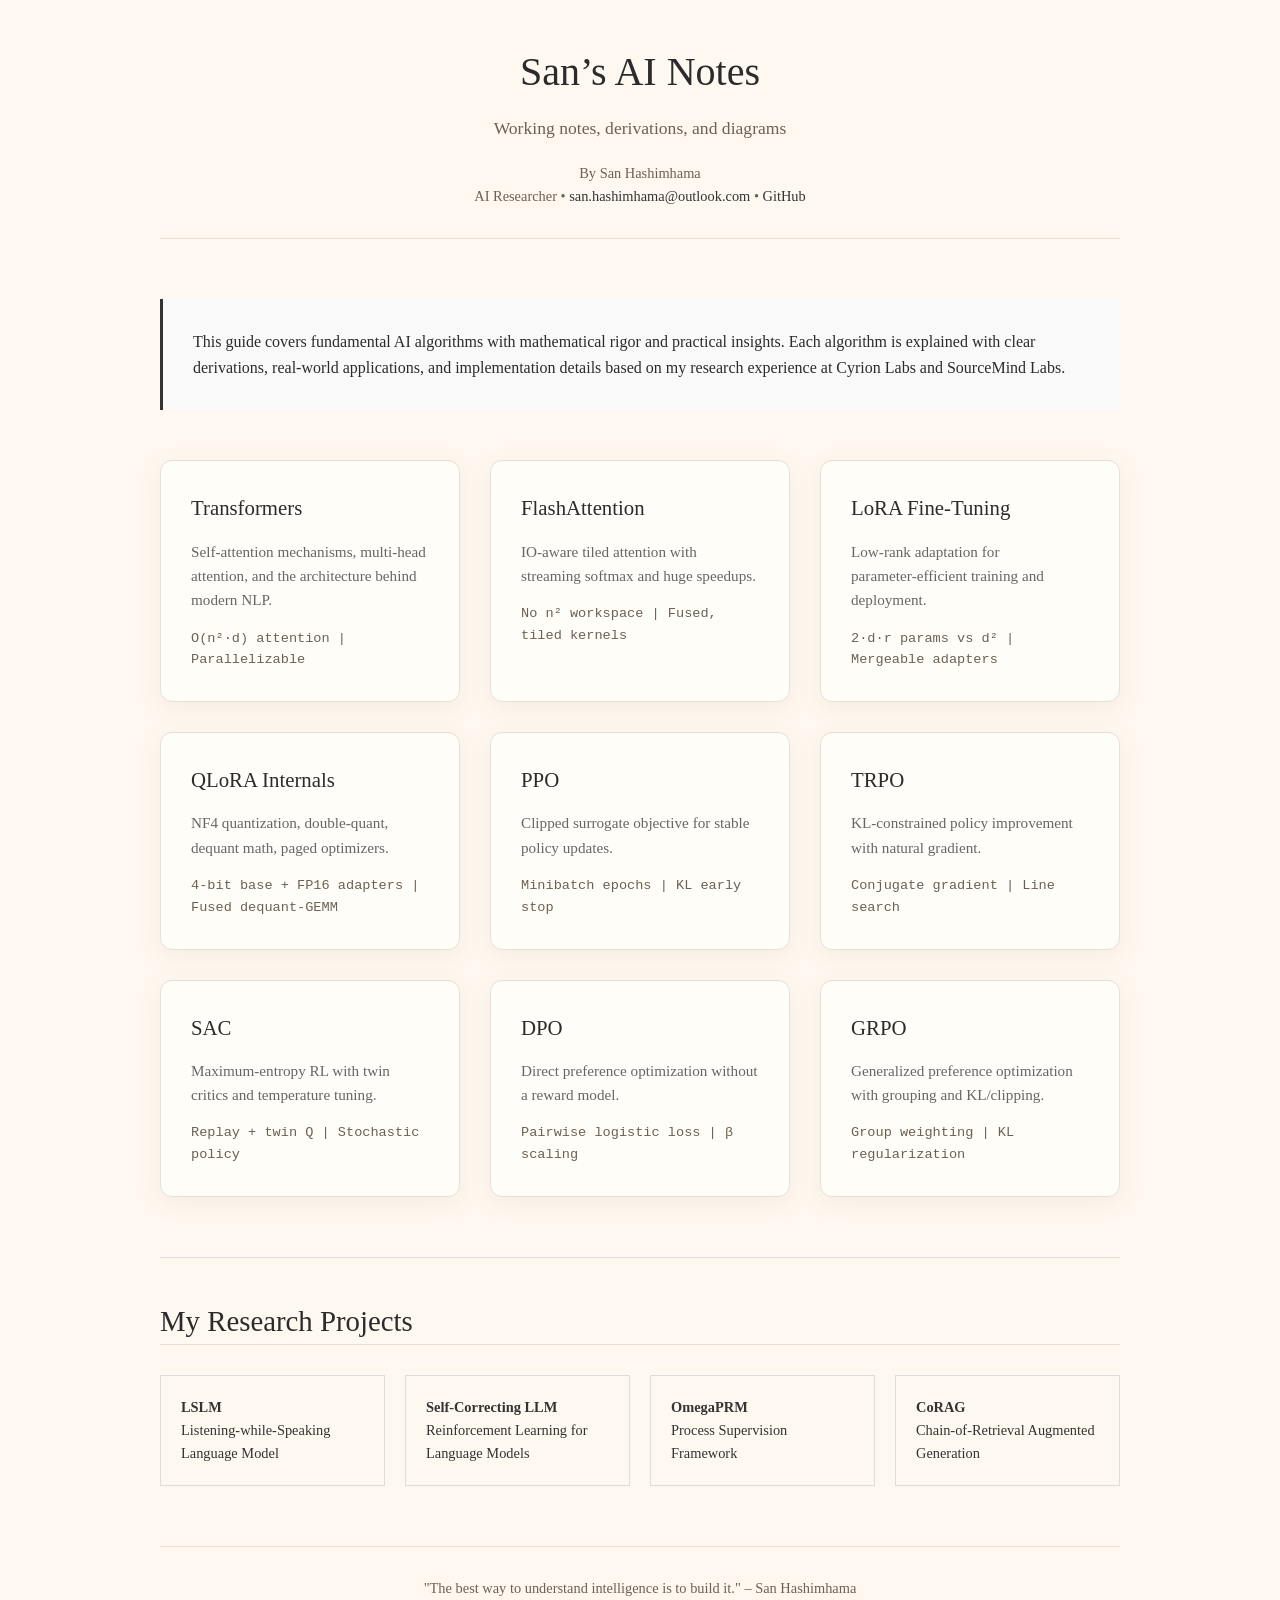
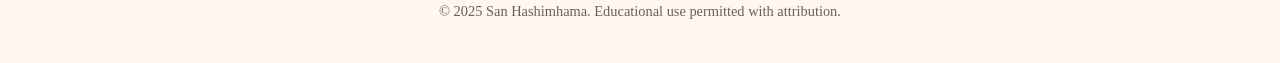
<file: index.html>
<!DOCTYPE html>
<html lang="en">
<head>
  <meta charset="UTF-8">
  <meta name="viewport" content="width=device-width, initial-scale=1">
  <title>San’s AI Notes</title>
  <style>
    * { 
      margin: 0;
      padding: 0;
      box-sizing: border-box;
    }
    
    body {
      font-family: Georgia, serif;
      line-height: 1.6;
      color: #333;
      background: white;
      max-width: 1000px;
      margin: 0 auto;
      padding: 40px 20px;
    }
    
    header {
      text-align: center;
      margin-bottom: 60px;
      padding-bottom: 30px;
      border-bottom: 1px solid #ddd;
    }
    
    h1 {
      font-size: 2.5rem;
      font-weight: normal;
      margin-bottom: 10px;
    }
    
    .subtitle {
      font-size: 1.1rem;
      color: #666;
      margin-bottom: 20px;
    }
    
    .author {
      font-size: 0.9rem;
      color: #888;
    }
    
    .author a {
      color: #333;
      text-decoration: none;
    }
    
    .intro {
      margin-bottom: 50px;
      padding: 30px;
      background: #f9f9f9;
      border-left: 3px solid #333;
    }
    
    .algorithms-grid {
      display: grid;
      grid-template-columns: repeat(auto-fit, minmax(280px, 1fr));
      gap: 30px;
      margin-bottom: 50px;
    }
    
    .algorithm-card {
      padding: 30px;
      border: 1px solid #ddd;
      text-decoration: none;
      color: #333;
      transition: all 0.2s ease;
      background: white;
    }
    
    .algorithm-card:hover {
      border-color: #333;
      box-shadow: 0 2px 10px rgba(0,0,0,0.1);
    }
    
    .algorithm-card h3 {
      font-size: 1.3rem;
      margin-bottom: 15px;
      font-weight: normal;
    }
    
    .algorithm-card p {
      font-size: 0.95rem;
      color: #666;
      margin-bottom: 15px;
    }
    
    .complexity {
      font-size: 0.85rem;
      color: #999;
      font-family: monospace;
    }
    
    .research-section {
      margin-top: 60px;
      padding-top: 40px;
      border-top: 1px solid #ddd;
    }
    
    .research-section h2 {
      font-size: 1.8rem;
      font-weight: normal;
      margin-bottom: 30px;
    }
    
    .research-links {
      display: grid;
      grid-template-columns: repeat(auto-fit, minmax(200px, 1fr));
      gap: 20px;
    }
    
    .research-links a {
      padding: 20px;
      border: 1px solid #ddd;
      text-decoration: none;
      color: #333;
      font-size: 0.9rem;
      transition: border-color 0.2s ease;
    }
    
    .research-links a:hover {
      border-color: #333;
    }
    
    footer {
      text-align: center;
      margin-top: 60px;
      padding-top: 30px;
      border-top: 1px solid #ddd;
      font-size: 0.9rem;
      color: #666;
    }
    
    @media (max-width: 768px) {
      body {
        padding: 20px 15px;
      }
      
      h1 {
        font-size: 2rem;
      }
      
      .algorithms-grid {
        grid-template-columns: 1fr;
      }
    }
  </style>
  <link rel="stylesheet" href="assets/css/theme.css">
</head>
<body>
  <header>
    <h1>San’s AI Notes</h1>
    <p class="subtitle">Working notes, derivations, and diagrams</p>
    <p class="author">
      By San Hashimhama<br>
      AI Researcher • <a href="mailto:san.hashimhama@outlook.com">san.hashimhama@outlook.com</a> • 
      <a href="https://github.com/sanowl" target="_blank">GitHub</a>
    </p>
  </header>

  <div class="intro">
    <p>This guide covers fundamental AI algorithms with mathematical rigor and practical insights. Each algorithm is explained with clear derivations, real-world applications, and implementation details based on my research experience at Cyrion Labs and SourceMind Labs.</p>
  </div>

  <div class="algorithms-grid">
    <a href="transformers.html" class="algorithm-card">
      <h3>Transformers</h3>
      <p>Self-attention mechanisms, multi-head attention, and the architecture behind modern NLP.</p>
      <div class="complexity">O(n²·d) attention | Parallelizable</div>
    </a>

    <a href="flashattention.html" class="algorithm-card">
      <h3>FlashAttention</h3>
      <p>IO‑aware tiled attention with streaming softmax and huge speedups.</p>
      <div class="complexity">No n² workspace | Fused, tiled kernels</div>
    </a>

    
    <!-- Removed links to pages not yet created to avoid 404s -->

    <a href="lora.html" class="algorithm-card">
      <h3>LoRA Fine‑Tuning</h3>
      <p>Low‑rank adaptation for parameter‑efficient training and deployment.</p>
      <div class="complexity">2·d·r params vs d² | Mergeable adapters</div>
    </a>

    <a href="qlora.html" class="algorithm-card">
      <h3>QLoRA Internals</h3>
      <p>NF4 quantization, double‑quant, dequant math, paged optimizers.</p>
      <div class="complexity">4‑bit base + FP16 adapters | Fused dequant‑GEMM</div>
    </a>


    <a href="ppo.html" class="algorithm-card">
      <h3>PPO</h3>
      <p>Clipped surrogate objective for stable policy updates.</p>
      <div class="complexity">Minibatch epochs | KL early stop</div>
    </a>

    <a href="trpo.html" class="algorithm-card">
      <h3>TRPO</h3>
      <p>KL‑constrained policy improvement with natural gradient.</p>
      <div class="complexity">Conjugate gradient | Line search</div>
    </a>

    <a href="sac.html" class="algorithm-card">
      <h3>SAC</h3>
      <p>Maximum‑entropy RL with twin critics and temperature tuning.</p>
      <div class="complexity">Replay + twin Q | Stochastic policy</div>
    </a>

    <a href="dpo.html" class="algorithm-card">
      <h3>DPO</h3>
      <p>Direct preference optimization without a reward model.</p>
      <div class="complexity">Pairwise logistic loss | β scaling</div>
    </a>

    <a href="grpo.html" class="algorithm-card">
      <h3>GRPO</h3>
      <p>Generalized preference optimization with grouping and KL/clipping.</p>
      <div class="complexity">Group weighting | KL regularization</div>
    </a>

  </div>

  <div class="research-section">
    <h2>My Research Projects</h2>
    <div class="research-links">
      <a href="https://github.com/sanowl/LSLM-Listening-while-Speaking-Language-Model" target="_blank">
        <strong>LSLM</strong><br>
        Listening-while-Speaking Language Model
      </a>
      <a href="https://github.com/sanowl/Self-Correcting-LLM--Reinforcement-Learning-" target="_blank">
        <strong>Self-Correcting LLM</strong><br>
        Reinforcement Learning for Language Models
      </a>
      <a href="https://github.com/sanowl/OmegaPRM" target="_blank">
        <strong>OmegaPRM</strong><br>
        Process Supervision Framework
      </a>
      <a href="https://github.com/sanowl/CoRAG" target="_blank">
        <strong>CoRAG</strong><br>
        Chain-of-Retrieval Augmented Generation
      </a>
    </div>
  </div>

  <footer>
    <p>"The best way to understand intelligence is to build it." – San Hashimhama</p>
    <p>© 2025 San Hashimhama. Educational use permitted with attribution.</p>
  </footer>
</body>
</html>
</file>
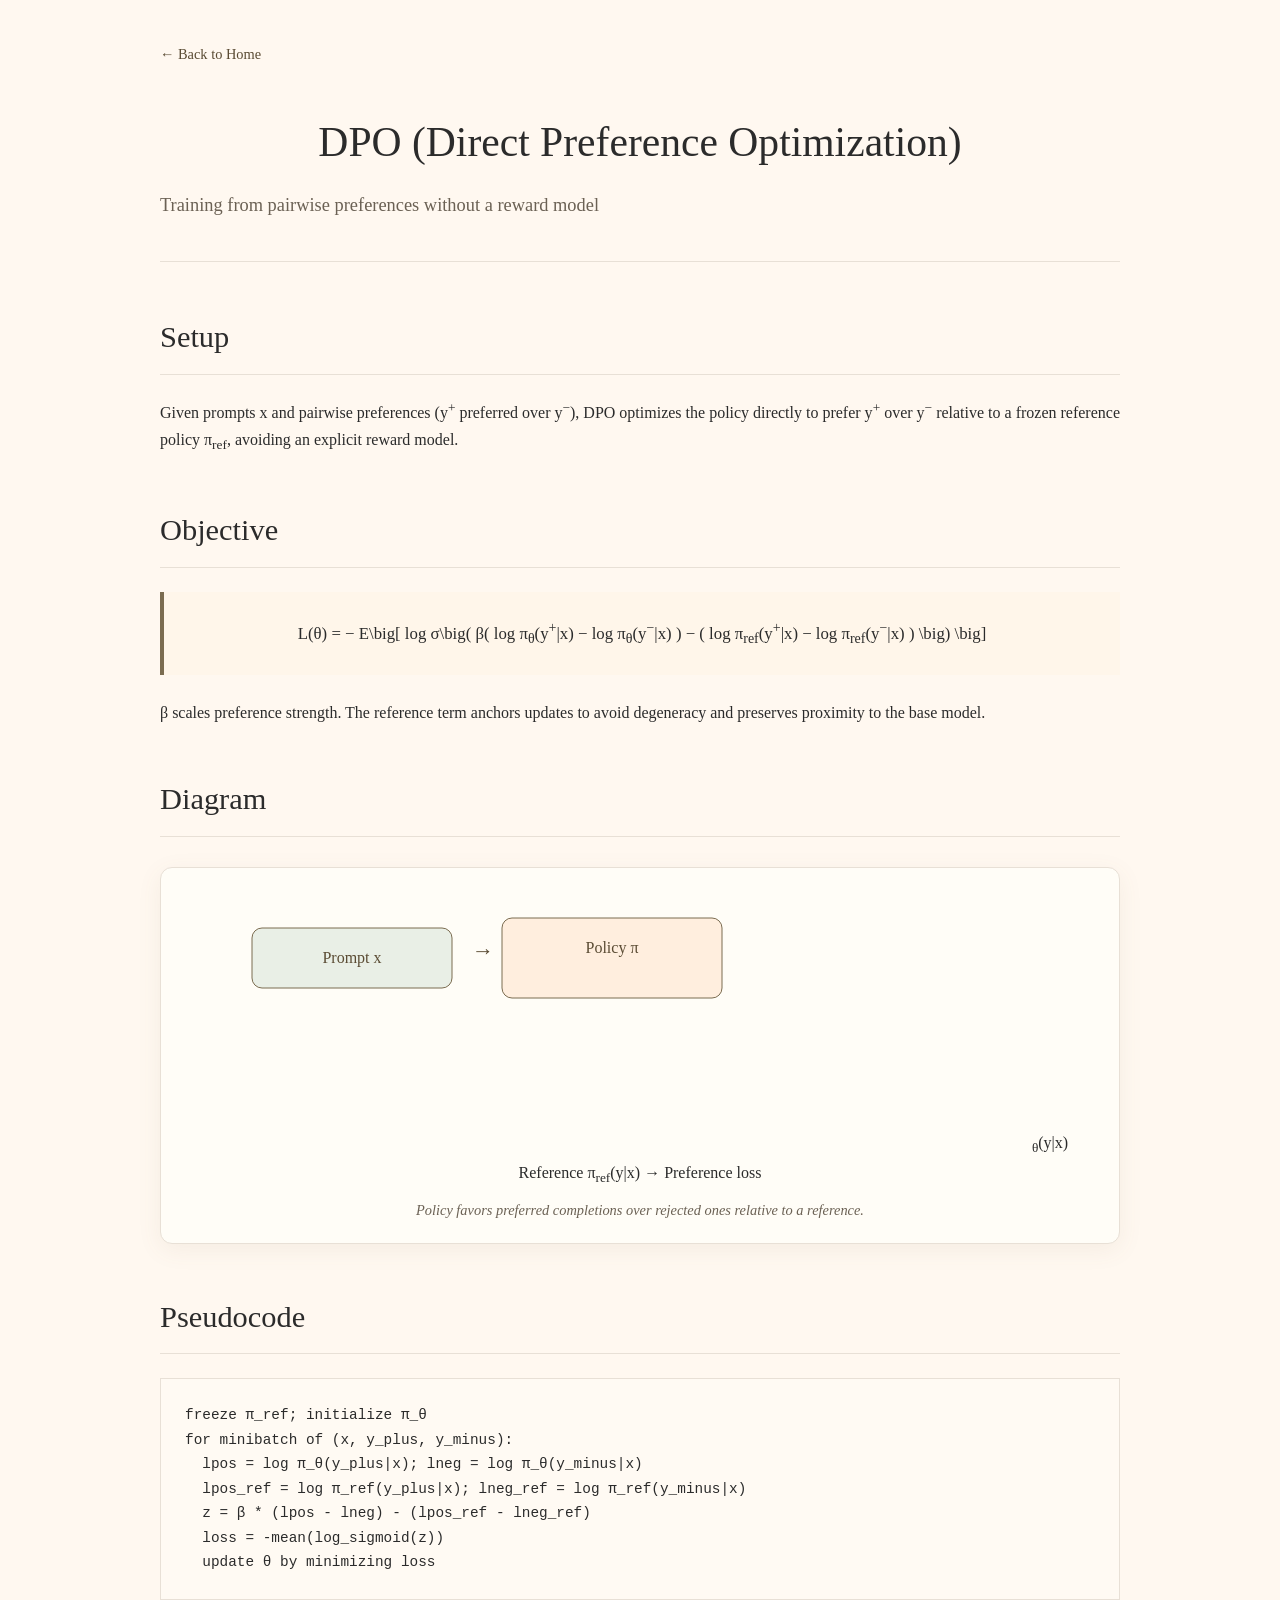
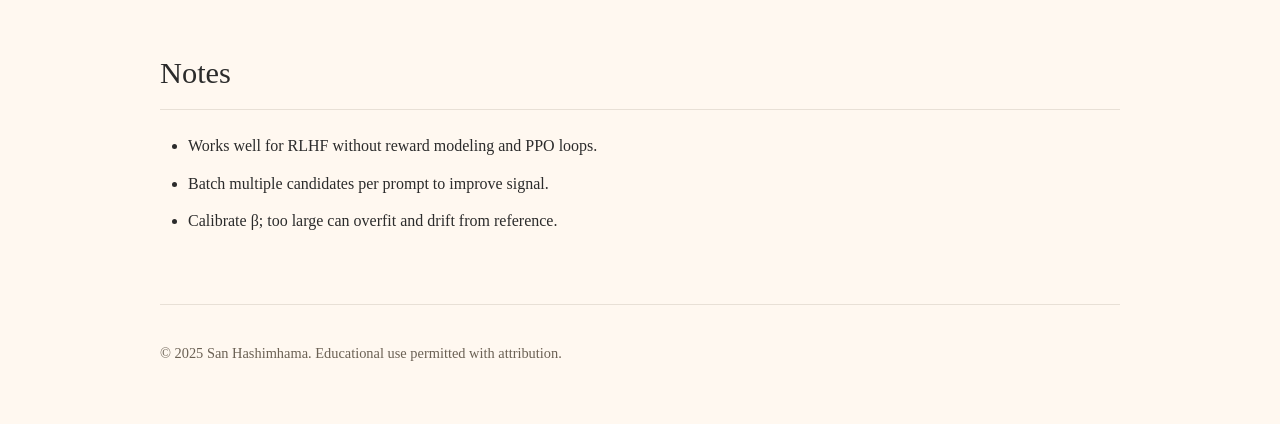
<file: dpo.html>
<!DOCTYPE html>
<html lang="en">
<head>
  <meta charset="UTF-8">
  <meta name="viewport" content="width=device-width, initial-scale=1">
  <title>DPO (Direct Preference Optimization) - San’s AI Notes</title>
  <style>
    * { margin: 0; padding: 0; box-sizing: border-box; }
    body { font-family: Georgia, serif; line-height: 1.7; color: #333; background: white; max-width: 1000px; margin: 0 auto; padding: 40px 20px; }
    .back-nav { margin-bottom: 40px; }
    .back-nav a { color: #666; text-decoration: none; font-size: 0.9rem; }
    .back-nav a:hover { color: #333; }
    header { margin-bottom: 50px; text-align: center; padding-bottom: 30px; border-bottom: 1px solid #eee; }
    h1 { font-size: 2.6rem; font-weight: normal; margin-bottom: 12px; }
    .subtitle { color: #666; font-size: 1.15rem; margin-bottom: 10px; }
    h2 { font-size: 1.9rem; font-weight: normal; margin: 48px 0 22px; padding-bottom: 10px; border-bottom: 1px solid #eee; }
    p { margin-bottom: 18px; text-align: justify; }
    ul, ol { margin: 16px 0 18px 28px; }
    li { margin-bottom: 10px; }
    .math-formula { background: #f8f8f8; padding: 24px; margin: 24px 0; border-left: 3px solid #333; text-align: center; font-size: 1.05rem; }
    .diagram-container { margin: 30px 0; text-align: center; }
    .diagram-caption { font-size: 0.9rem; color: #666; margin-top: 8px; font-style: italic; }
    .code-block { background: #f8f8f8; padding: 24px; margin: 24px 0; font-family: 'Courier New', monospace; font-size: 0.9rem; overflow-x: auto; border: 1px solid #ddd; }
    footer { margin-top: 70px; padding-top: 36px; border-top: 1px solid #eee; text-align: center; color: #666; font-size: 0.9rem; }
  </style>
  <link rel="stylesheet" href="assets/css/theme.css">
</head>
<body>
  <nav class="back-nav">
    <a href="index.html">← Back to Home</a>
  </nav>

  <header>
    <h1>DPO (Direct Preference Optimization)</h1>
    <p class="subtitle">Training from pairwise preferences without a reward model</p>
  </header>

  <section>
    <h2>Setup</h2>
    <p>Given prompts x and pairwise preferences (y<sup>+</sup> preferred over y<sup>−</sup>), DPO optimizes the policy directly to prefer y<sup>+</sup> over y<sup>−</sup> relative to a frozen reference policy π<sub>ref</sub>, avoiding an explicit reward model.</p>
  </section>

  <section>
    <h2>Objective</h2>
    <div class="math-formula">
      L(θ) = − E\big[ log σ\big( β( log π<sub>θ</sub>(y<sup>+</sup>|x) − log π<sub>θ</sub>(y<sup>−</sup>|x) ) − ( log π<sub>ref</sub>(y<sup>+</sup>|x) − log π<sub>ref</sub>(y<sup>−</sup>|x) ) \big) \big]
    </div>
    <p>β scales preference strength. The reference term anchors updates to avoid degeneracy and preserves proximity to the base model.</p>
  </section>

  <section>
    <h2>Diagram</h2>
    <div class="diagram-container">
      <svg width="820" height="260" viewBox="0 0 820 260">
        <rect x="40" y="40" width="200" height="60" rx="10" fill="#e9efe6" stroke="#7B6C50"/>
        <text x="140" y="75" text-anchor="middle" fill="#5A4B33">Prompt x</text>
        <text x="260" y="70" font-size="22" fill="#5A4B33">→</text>
        <rect x="290" y="30" width="220" height="80" rx="10" fill="#ffeede" stroke="#7B6C50"/>
        <text x="400" y="65" text-anchor="middle" fill="#5A4B33">Policy π<sub>θ</sub>(y|x)</text>
        <rect x="290" y="120" width="220" height="80" rx="10" fill="#FFFDF7" stroke="#7B6C50"/>
        <text x="400" y="155" text-anchor="middle" fill="#5A4B33">Reference π<sub>ref</sub>(y|x)</text>
        <text x="540" y="100" text-anchor="middle" fill="#5A4B33">→ Preference loss</text>
      </svg>
      <div class="diagram-caption">Policy favors preferred completions over rejected ones relative to a reference.</div>
    </div>
  </section>

  <section>
    <h2>Pseudocode</h2>
    <div class="code-block">
<pre><code>freeze π_ref; initialize π_θ
for minibatch of (x, y_plus, y_minus):
  lpos = log π_θ(y_plus|x); lneg = log π_θ(y_minus|x)
  lpos_ref = log π_ref(y_plus|x); lneg_ref = log π_ref(y_minus|x)
  z = β * (lpos - lneg) - (lpos_ref - lneg_ref)
  loss = -mean(log_sigmoid(z))
  update θ by minimizing loss
</code></pre>
    </div>
  </section>

  <section>
    <h2>Notes</h2>
    <ul>
      <li>Works well for RLHF without reward modeling and PPO loops.</li>
      <li>Batch multiple candidates per prompt to improve signal.</li>
      <li>Calibrate β; too large can overfit and drift from reference.</li>
    </ul>
  </section>

  <footer>
    <p>© 2025 San Hashimhama. Educational use permitted with attribution.</p>
  </footer>
</body>
</html>
</file>
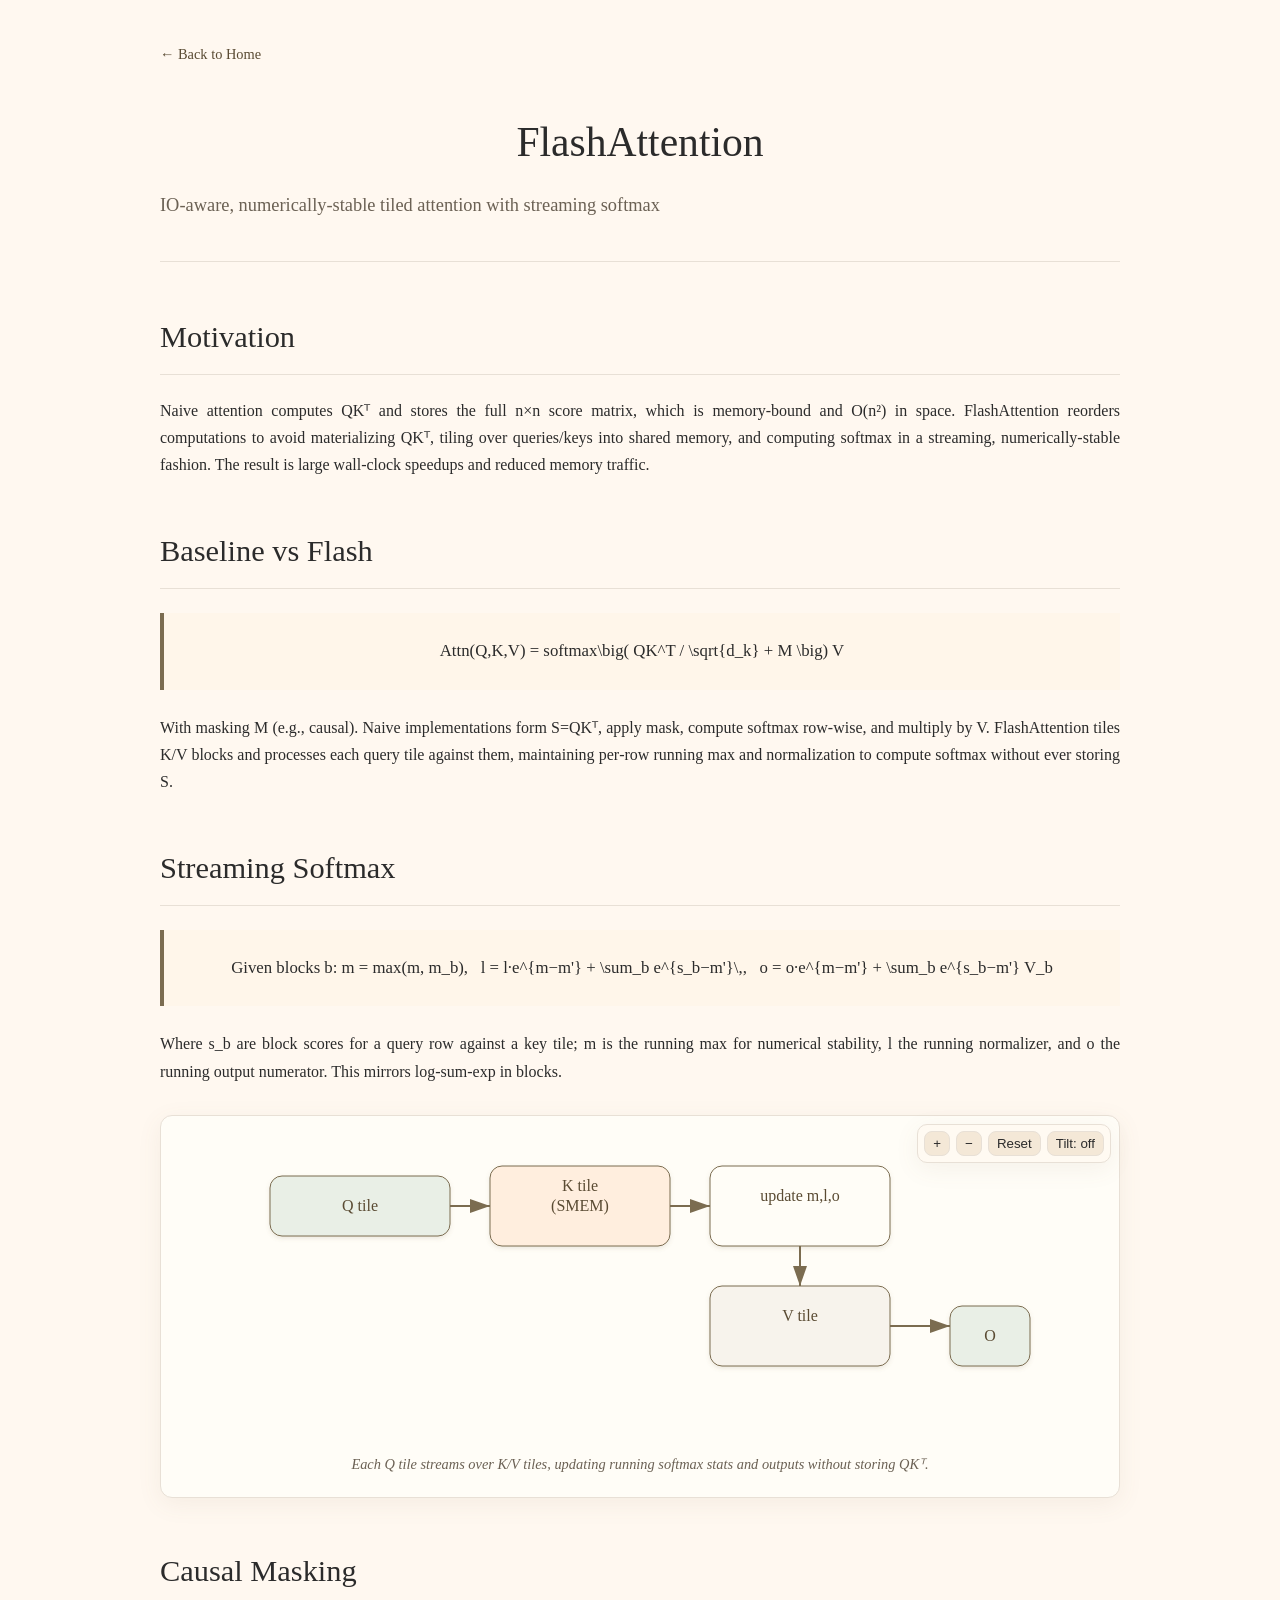
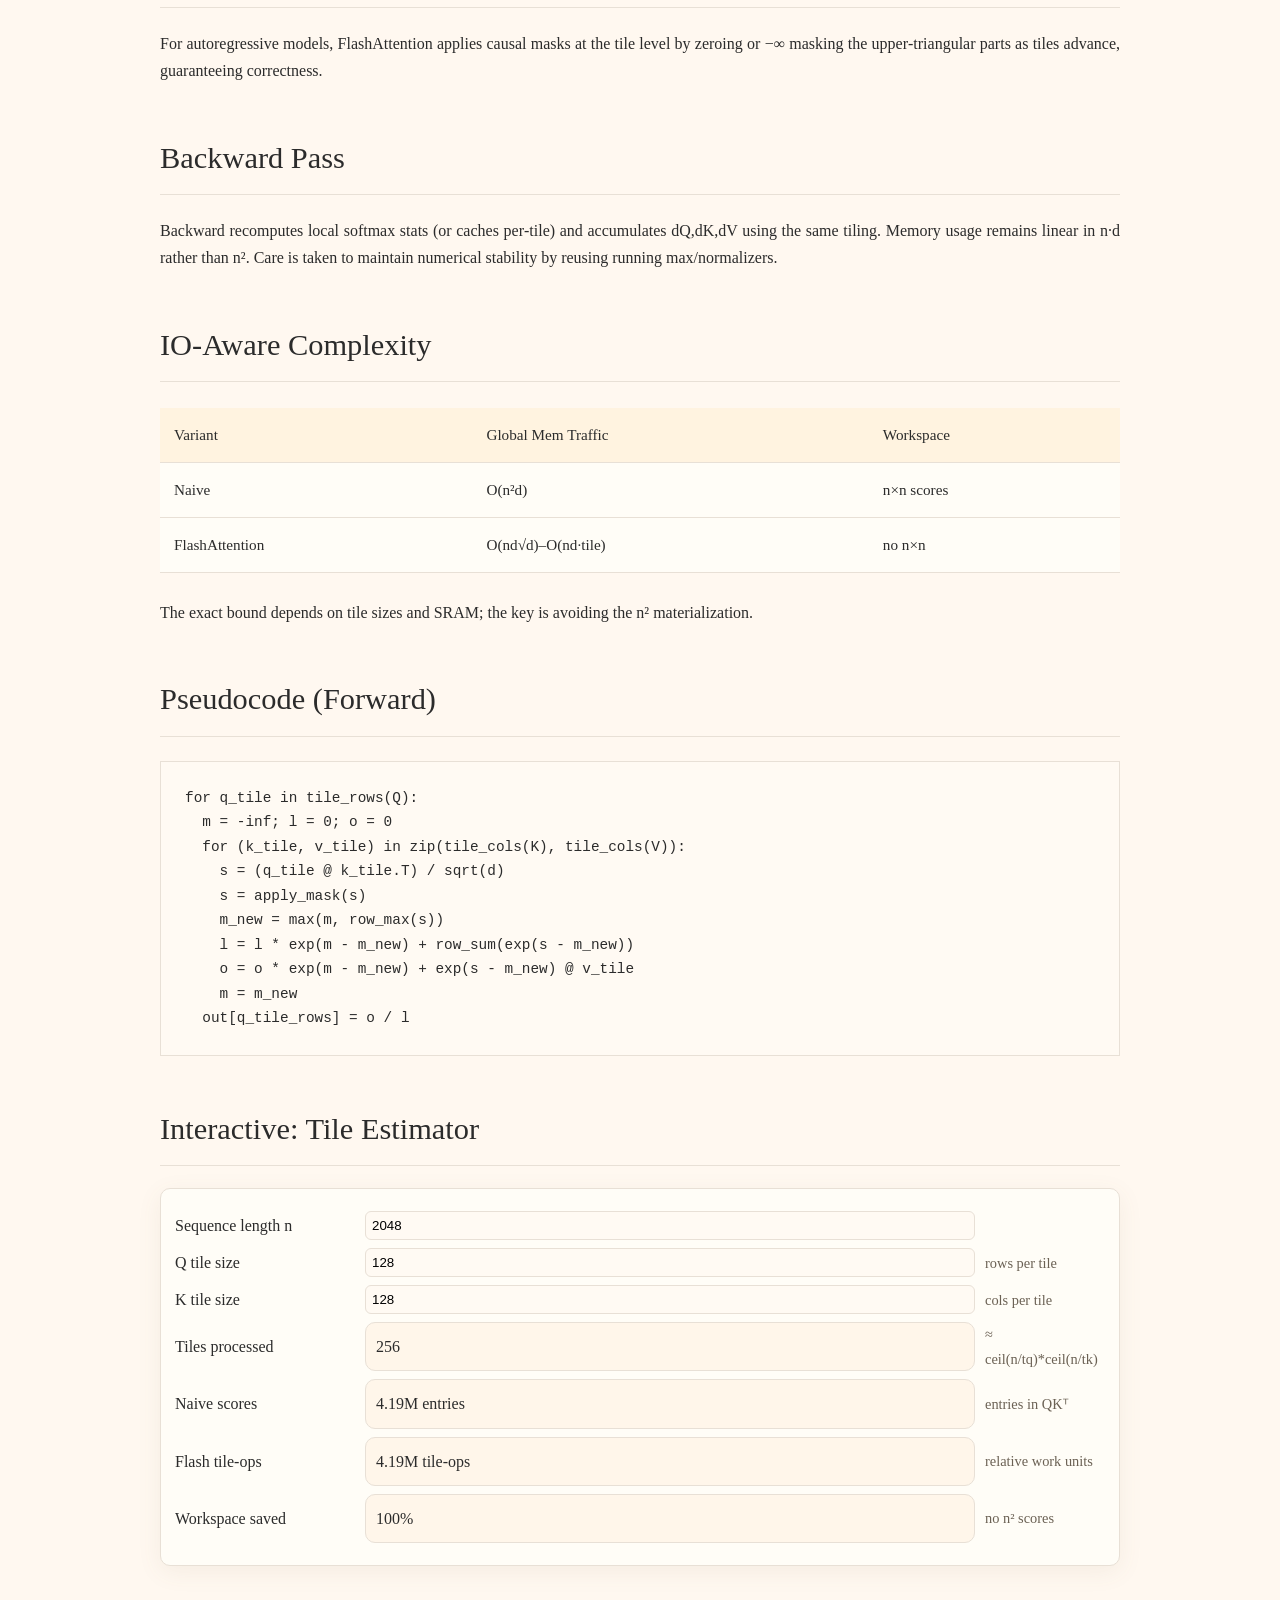
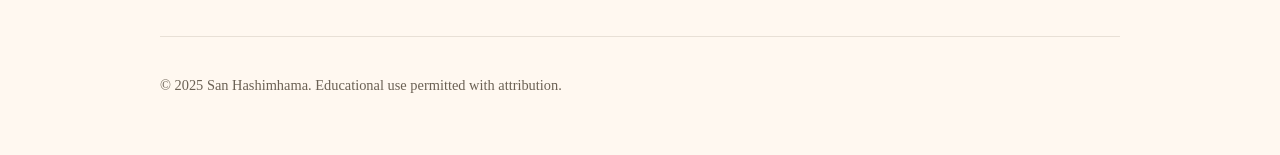
<file: flashattention.html>
<!DOCTYPE html>
<html lang="en">
<head>
  <meta charset="UTF-8">
  <meta name="viewport" content="width=device-width, initial-scale=1">
  <title>FlashAttention — Tiled, IO‑Aware Attention Kernels</title>
  <style>
    * { margin: 0; padding: 0; box-sizing: border-box; }
    body { font-family: Georgia, serif; line-height: 1.7; color: #333; background: white; max-width: 1000px; margin: 0 auto; padding: 40px 20px; }
    .back-nav { margin-bottom: 40px; }
    .back-nav a { color: #666; text-decoration: none; font-size: 0.9rem; }
    .back-nav a:hover { color: #333; }
    header { margin-bottom: 50px; text-align: center; padding-bottom: 30px; border-bottom: 1px solid #eee; }
    h1 { font-size: 2.6rem; font-weight: normal; margin-bottom: 12px; }
    .subtitle { color: #666; font-size: 1.15rem; margin-bottom: 10px; }
    h2 { font-size: 1.9rem; font-weight: normal; margin: 48px 0 22px; padding-bottom: 10px; border-bottom: 1px solid #eee; }
    h3 { font-size: 1.5rem; font-weight: normal; margin: 30px 0 16px; }
    p { margin-bottom: 18px; text-align: justify; }
    ul, ol { margin: 16px 0 18px 28px; }
    li { margin-bottom: 10px; }
    .math-formula { background: #f8f8f8; padding: 24px; margin: 24px 0; border-left: 3px solid #333; text-align: center; font-size: 1.05rem; }
    .diagram-container { margin: 30px 0; text-align: center; }
    .diagram-caption { font-size: 0.9rem; color: #666; margin-top: 8px; font-style: italic; }
    .code-block { background: #f8f8f8; padding: 24px; margin: 24px 0; font-family: 'Courier New', monospace; font-size: 0.9rem; overflow-x: auto; border: 1px solid #ddd; }
    table { width: 100%; border-collapse: collapse; margin: 26px 0; font-size: 0.95rem; }
    th, td { padding: 14px; text-align: left; border-bottom: 1px solid #ddd; }
    th { background: #f8f8f8; font-weight: normal; }
    footer { margin-top: 70px; padding-top: 36px; border-top: 1px solid #eee; text-align: center; color: #666; font-size: 0.9rem; }
  </style>
  <link rel="stylesheet" href="assets/css/theme.css">
  <script src="assets/js/site.js" defer></script>
</head>
<body>
  <nav class="back-nav">
    <a href="index.html">← Back to Home</a>
  </nav>

  <header>
    <h1>FlashAttention</h1>
    <p class="subtitle">IO‑aware, numerically‑stable tiled attention with streaming softmax</p>
  </header>

  <section>
    <h2>Motivation</h2>
    <p>Naive attention computes QKᵀ and stores the full n×n score matrix, which is memory‑bound and O(n²) in space. FlashAttention reorders computations to avoid materializing QKᵀ, tiling over queries/keys into shared memory, and computing softmax in a streaming, numerically‑stable fashion. The result is large wall‑clock speedups and reduced memory traffic.</p>
  </section>

  <section>
    <h2>Baseline vs Flash</h2>
    <div class="math-formula">
      Attn(Q,K,V) = softmax\big( QK^T / \sqrt{d_k} + M \big) V
    </div>
    <p>With masking M (e.g., causal). Naive implementations form S=QKᵀ, apply mask, compute softmax row‑wise, and multiply by V. FlashAttention tiles K/V blocks and processes each query tile against them, maintaining per‑row running max and normalization to compute softmax without ever storing S.</p>
  </section>

  <section>
    <h2>Streaming Softmax</h2>
    <div class="math-formula">
      Given blocks b: m = max(m, m_b), &nbsp; l = l·e^{m−m'} + \sum_b e^{s_b−m'}\,, &nbsp; o = o·e^{m−m'} + \sum_b e^{s_b−m'} V_b
    </div>
    <p>Where s_b are block scores for a query row against a key tile; m is the running max for numerical stability, l the running normalizer, and o the running output numerator. This mirrors log‑sum‑exp in blocks.</p>
    <div class="diagram-container" data-tilt>
      <svg width="860" height="300" viewBox="0 0 860 300" data-panzoom>
        <defs>
          <filter id="dsfa" x="-20%" y="-20%" width="140%" height="140%">
            <feDropShadow dx="0" dy="2" stdDeviation="2" flood-color="#7B6C50" flood-opacity="0.15"/>
          </filter>
          <marker id="arrfa" markerWidth="10" markerHeight="7" refX="10" refY="3.5" orient="auto">
            <polygon points="0 0, 10 3.5, 0 7" fill="#7B6C50"/>
          </marker>
        </defs>
        <rect x="60" y="40" width="180" height="60" rx="12" fill="#e9efe6" stroke="#7B6C50" filter="url(#dsfa)"/>
        <text x="150" y="75" text-anchor="middle" fill="#5A4B33">Q tile</text>
        <path d="M 240 70 L 280 70" stroke="#7B6C50" stroke-width="2" marker-end="url(#arrfa)"/>
        <rect x="280" y="30" width="180" height="80" rx="12" fill="#ffeede" stroke="#7B6C50" filter="url(#dsfa)"/>
        <text x="370" y="55" text-anchor="middle" fill="#5A4B33">K tile</text>
        <text x="370" y="75" text-anchor="middle" fill="#5A4B33">(SMEM)</text>
        <path d="M 460 70 L 500 70" stroke="#7B6C50" stroke-width="2" marker-end="url(#arrfa)"/>
        <rect x="500" y="30" width="180" height="80" rx="12" fill="#FFFDF7" stroke="#7B6C50" filter="url(#dsfa)"/>
        <text x="590" y="65" text-anchor="middle" fill="#5A4B33">update m,l,o</text>
        <path d="M 590 110 L 590 150" stroke="#7B6C50" stroke-width="2" marker-end="url(#arrfa)"/>
        <rect x="500" y="150" width="180" height="80" rx="12" fill="#f7f3ec" stroke="#7B6C50" filter="url(#dsfa)"/>
        <text x="590" y="185" text-anchor="middle" fill="#5A4B33">V tile</text>
        <path d="M 680 190 L 740 190" stroke="#7B6C50" stroke-width="2" marker-end="url(#arrfa)"/>
        <rect x="740" y="170" width="80" height="60" rx="12" fill="#e9efe6" stroke="#7B6C50" filter="url(#dsfa)"/>
        <text x="780" y="205" text-anchor="middle" fill="#5A4B33">O</text>
      </svg>
      <div class="diagram-caption">Each Q tile streams over K/V tiles, updating running softmax stats and outputs without storing QKᵀ.</div>
    </div>
  </section>

  <section>
    <h2>Causal Masking</h2>
    <p>For autoregressive models, FlashAttention applies causal masks at the tile level by zeroing or −∞ masking the upper‑triangular parts as tiles advance, guaranteeing correctness.</p>
  </section>

  <section>
    <h2>Backward Pass</h2>
    <p>Backward recomputes local softmax stats (or caches per‑tile) and accumulates dQ,dK,dV using the same tiling. Memory usage remains linear in n·d rather than n². Care is taken to maintain numerical stability by reusing running max/normalizers.</p>
  </section>

  <section>
    <h2>IO‑Aware Complexity</h2>
    <table>
      <thead><tr><th>Variant</th><th>Global Mem Traffic</th><th>Workspace</th></tr></thead>
      <tbody>
        <tr><td>Naive</td><td>O(n²d)</td><td>n×n scores</td></tr>
        <tr><td>FlashAttention</td><td>O(nd√d)–O(nd·tile)</td><td>no n×n</td></tr>
      </tbody>
    </table>
    <p>The exact bound depends on tile sizes and SRAM; the key is avoiding the n² materialization.</p>
  </section>

  <section>
    <h2>Pseudocode (Forward)</h2>
    <div class="code-block">
<pre><code>for q_tile in tile_rows(Q):
  m = -inf; l = 0; o = 0
  for (k_tile, v_tile) in zip(tile_cols(K), tile_cols(V)):
    s = (q_tile @ k_tile.T) / sqrt(d)
    s = apply_mask(s)
    m_new = max(m, row_max(s))
    l = l * exp(m - m_new) + row_sum(exp(s - m_new))
    o = o * exp(m - m_new) + exp(s - m_new) @ v_tile
    m = m_new
  out[q_tile_rows] = o / l
</code></pre>
    </div>
  </section>

  <section>
    <h2>Interactive: Tile Estimator</h2>
    <div id="fa-est" class="controls">
      <div class="row"><div>Sequence length n</div><input id="fa_n" type="number" step="64" value="2048"><div></div></div>
      <div class="row"><div>Q tile size</div><input id="fa_tq" type="number" step="16" value="128"><div class="hint">rows per tile</div></div>
      <div class="row"><div>K tile size</div><input id="fa_tk" type="number" step="16" value="128"><div class="hint">cols per tile</div></div>
      <div class="row"><div>Tiles processed</div><div class="output-box" id="fa_tiles">—</div><div class="hint">≈ ceil(n/tq)*ceil(n/tk)</div></div>
      <div class="row"><div>Naive scores</div><div class="output-box" id="fa_naive">—</div><div class="hint">entries in QKᵀ</div></div>
      <div class="row"><div>Flash tile‑ops</div><div class="output-box" id="fa_flash">—</div><div class="hint">relative work units</div></div>
      <div class="row"><div>Workspace saved</div><div class="output-box" id="fa_ws">—</div><div class="hint">no n² scores</div></div>
    </div>
  </section>

  <footer>
    <p>© 2025 San Hashimhama. Educational use permitted with attribution.</p>
  </footer>
</body>
</html>
</file>
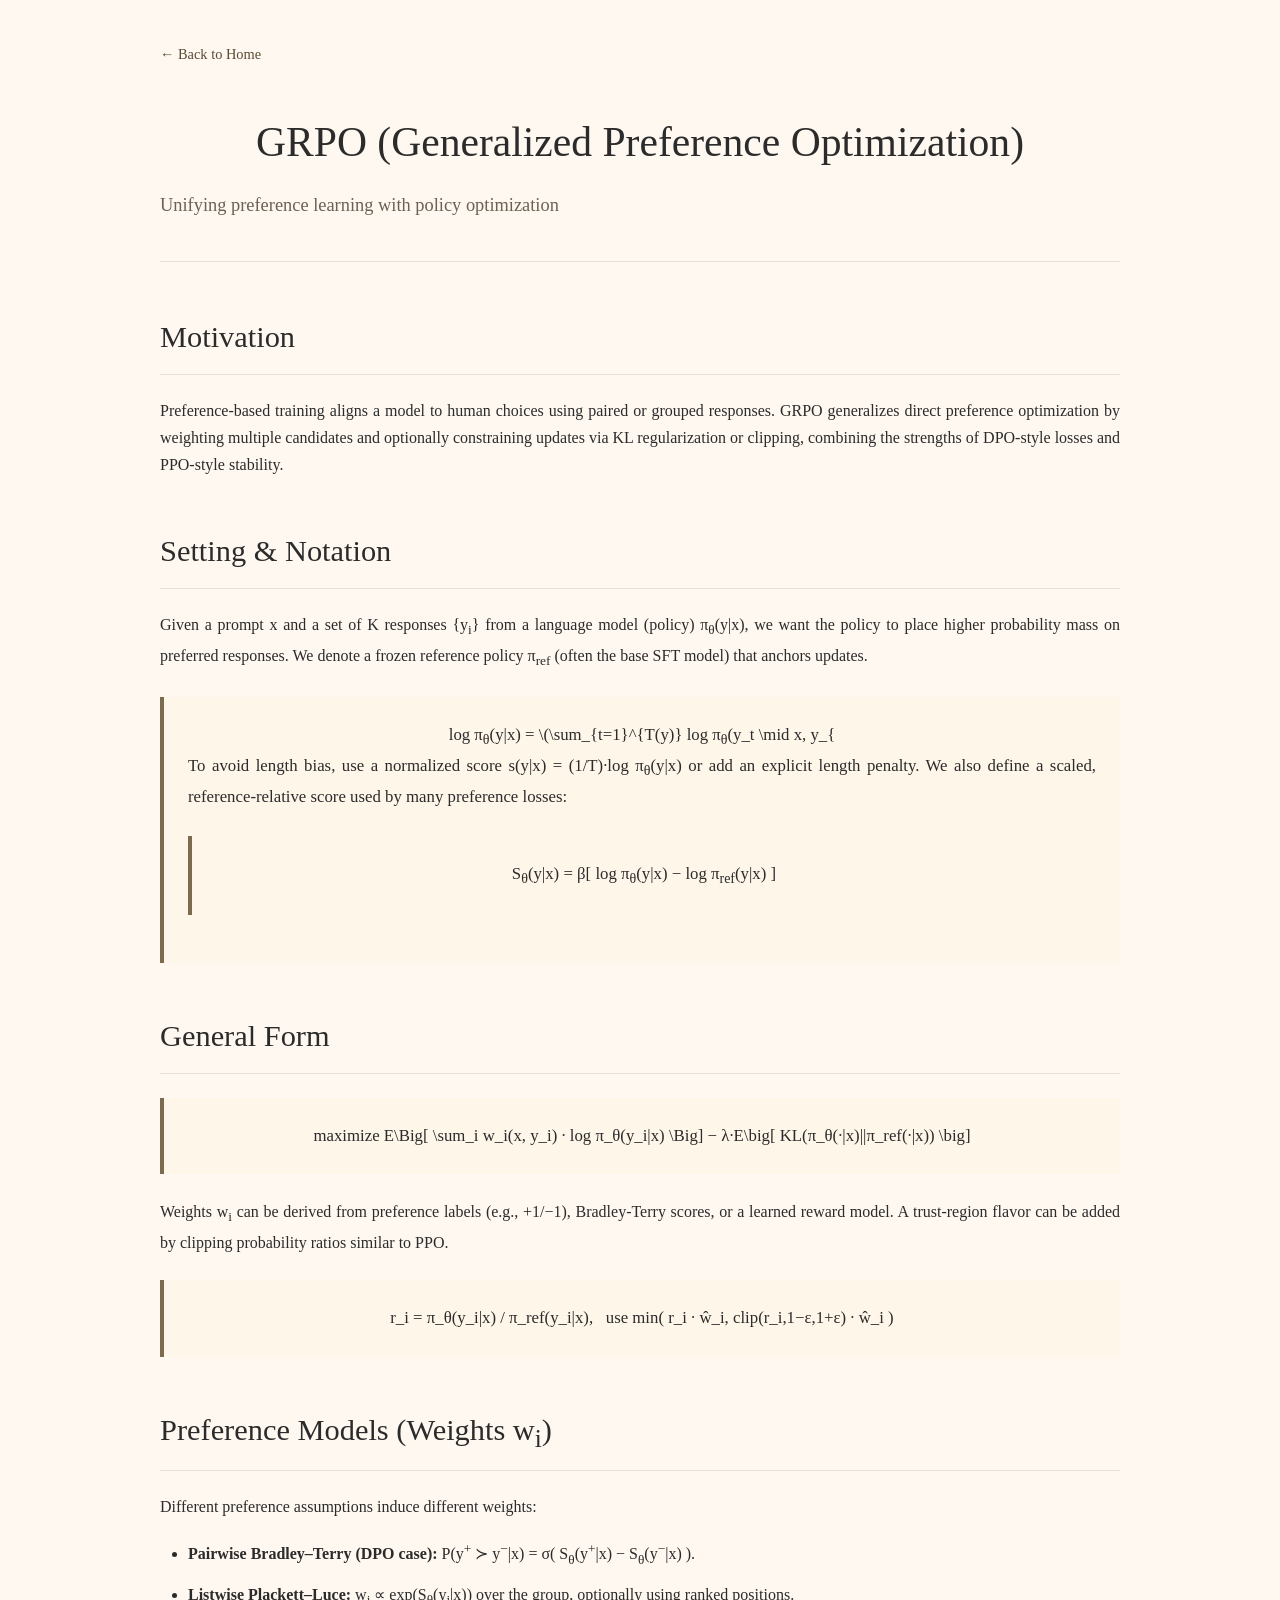
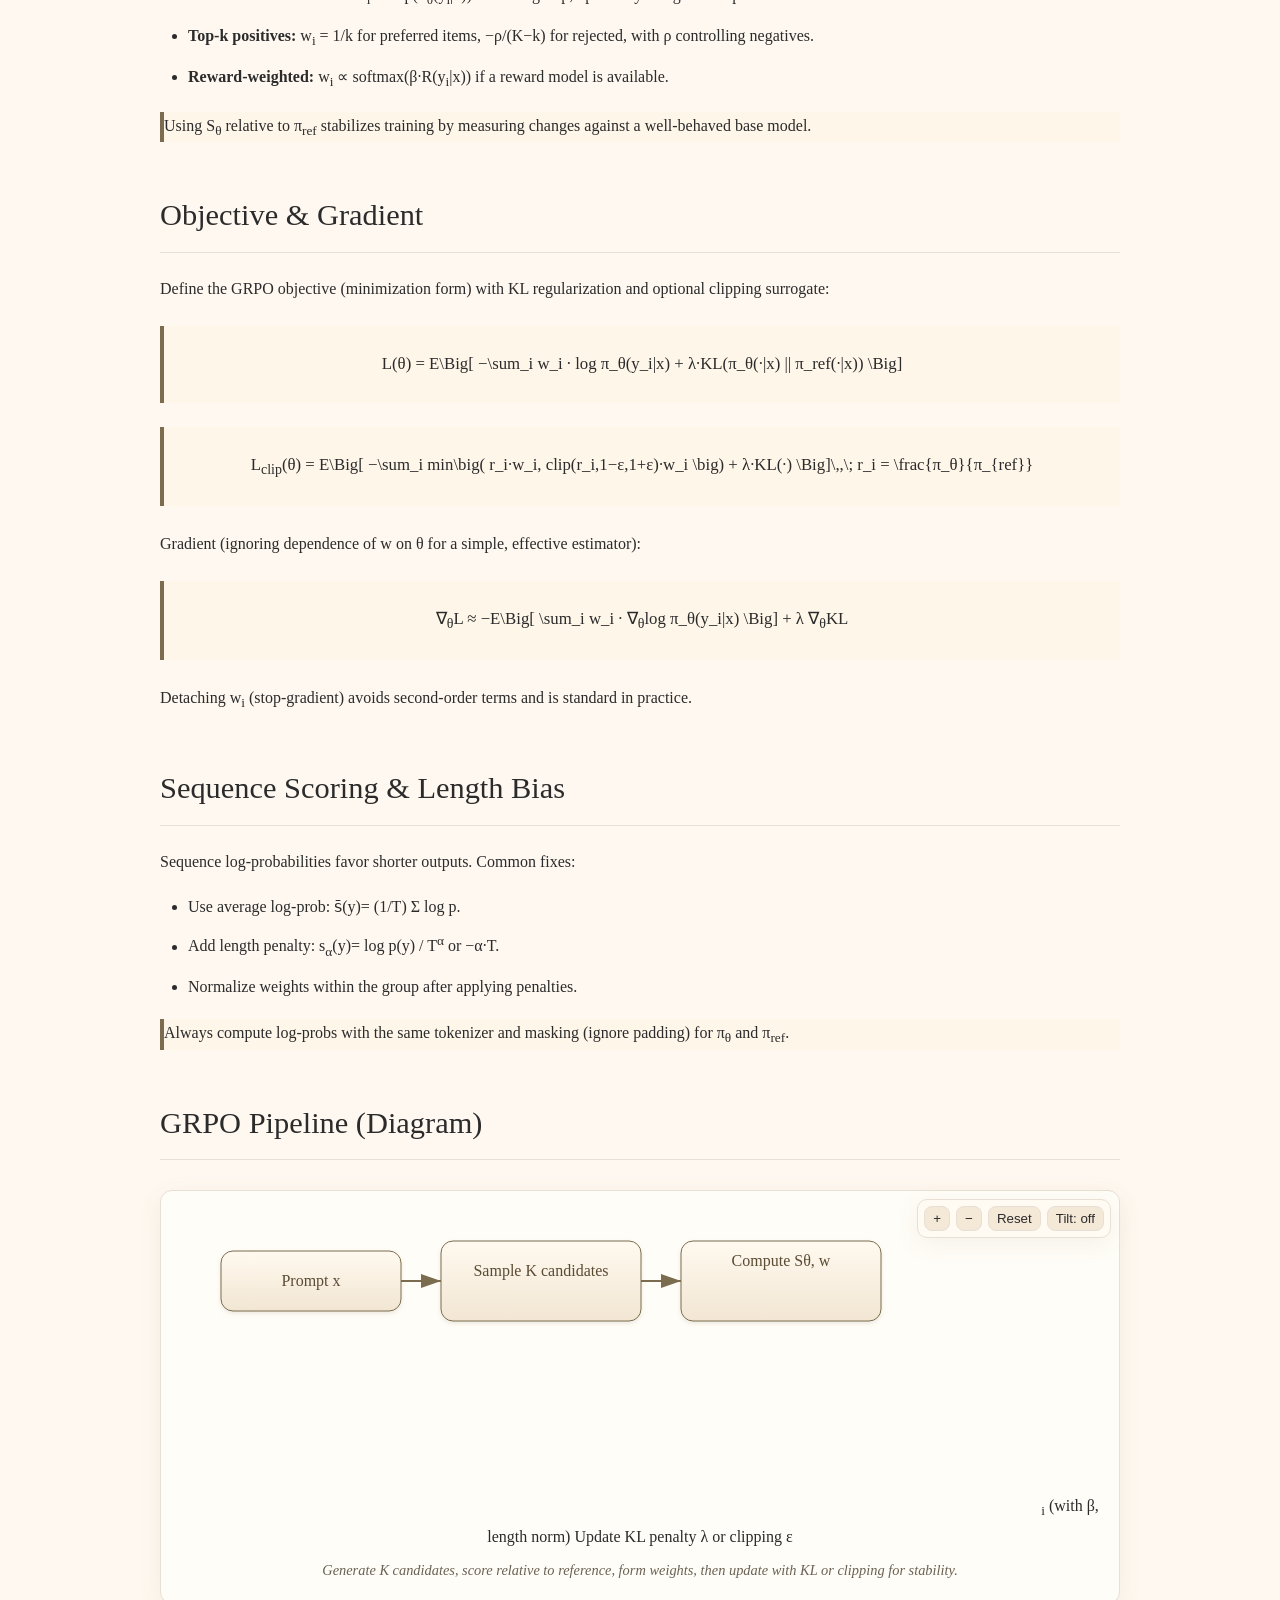
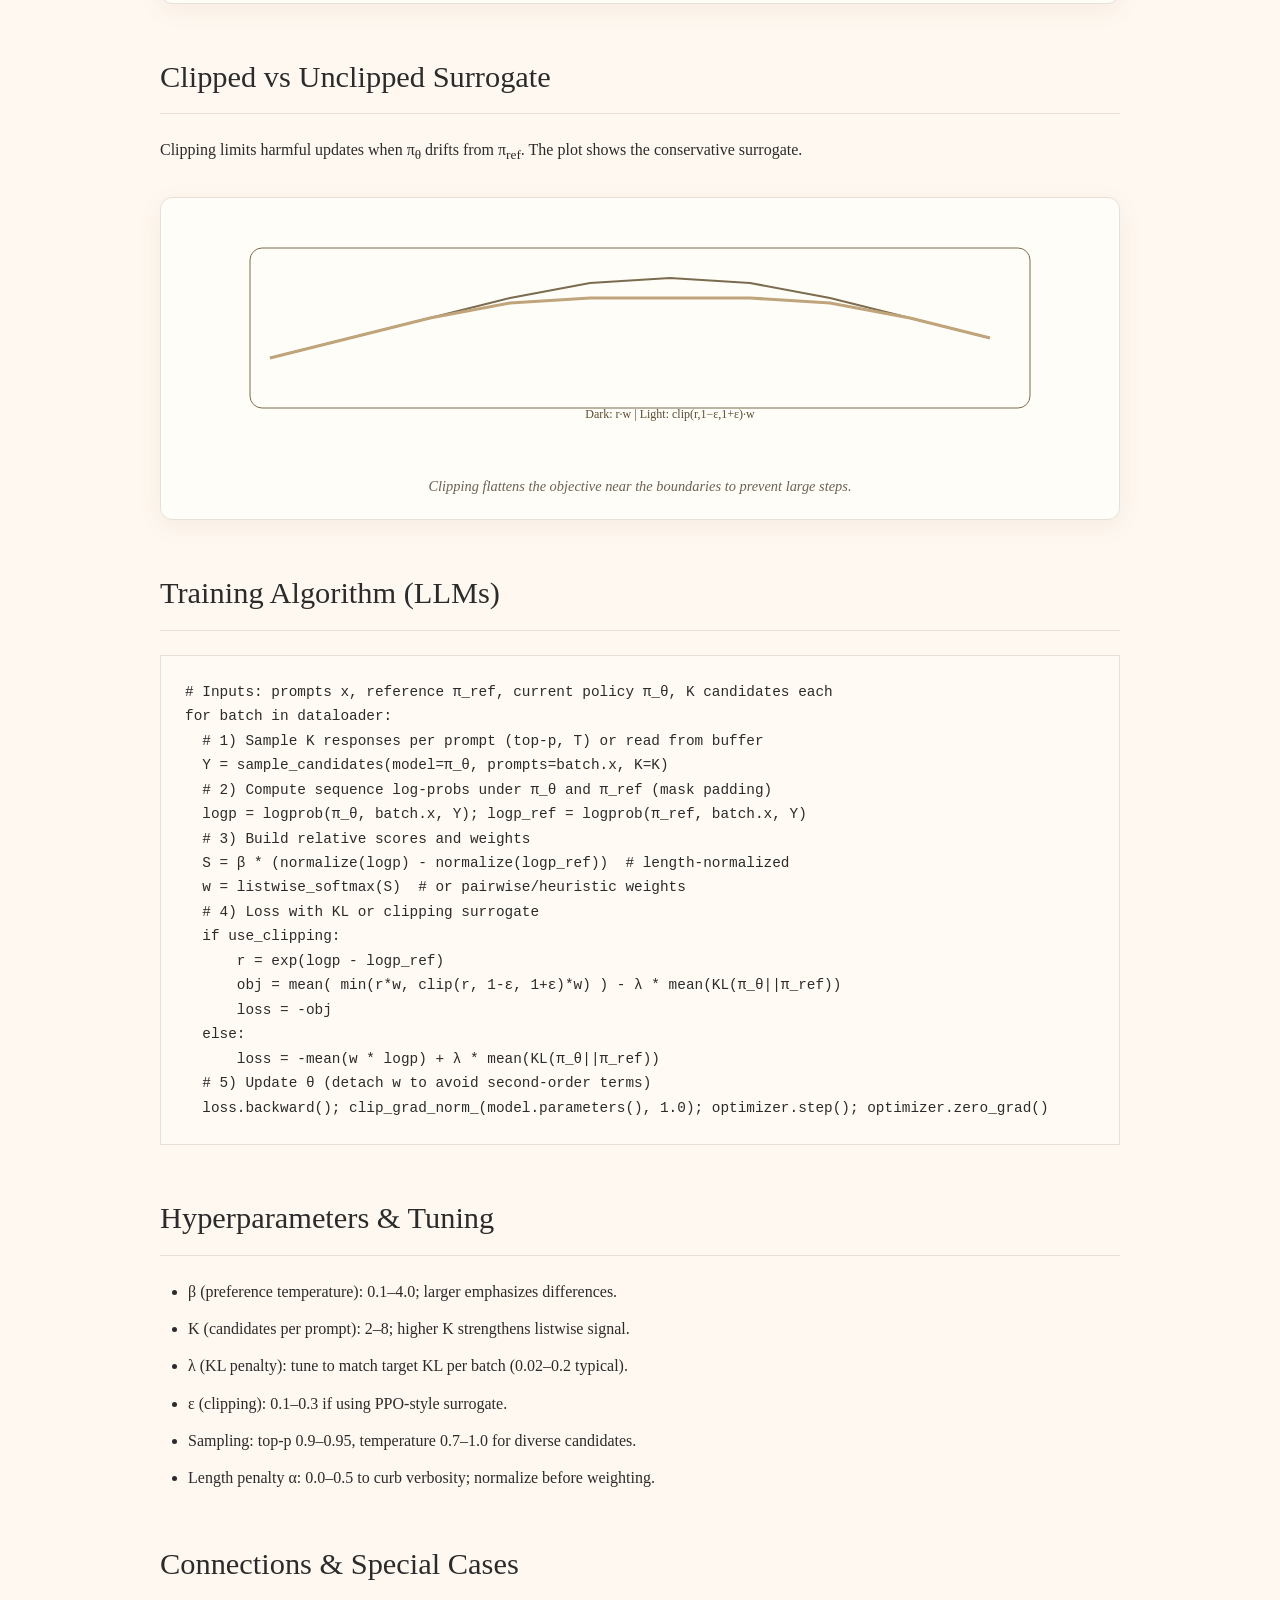
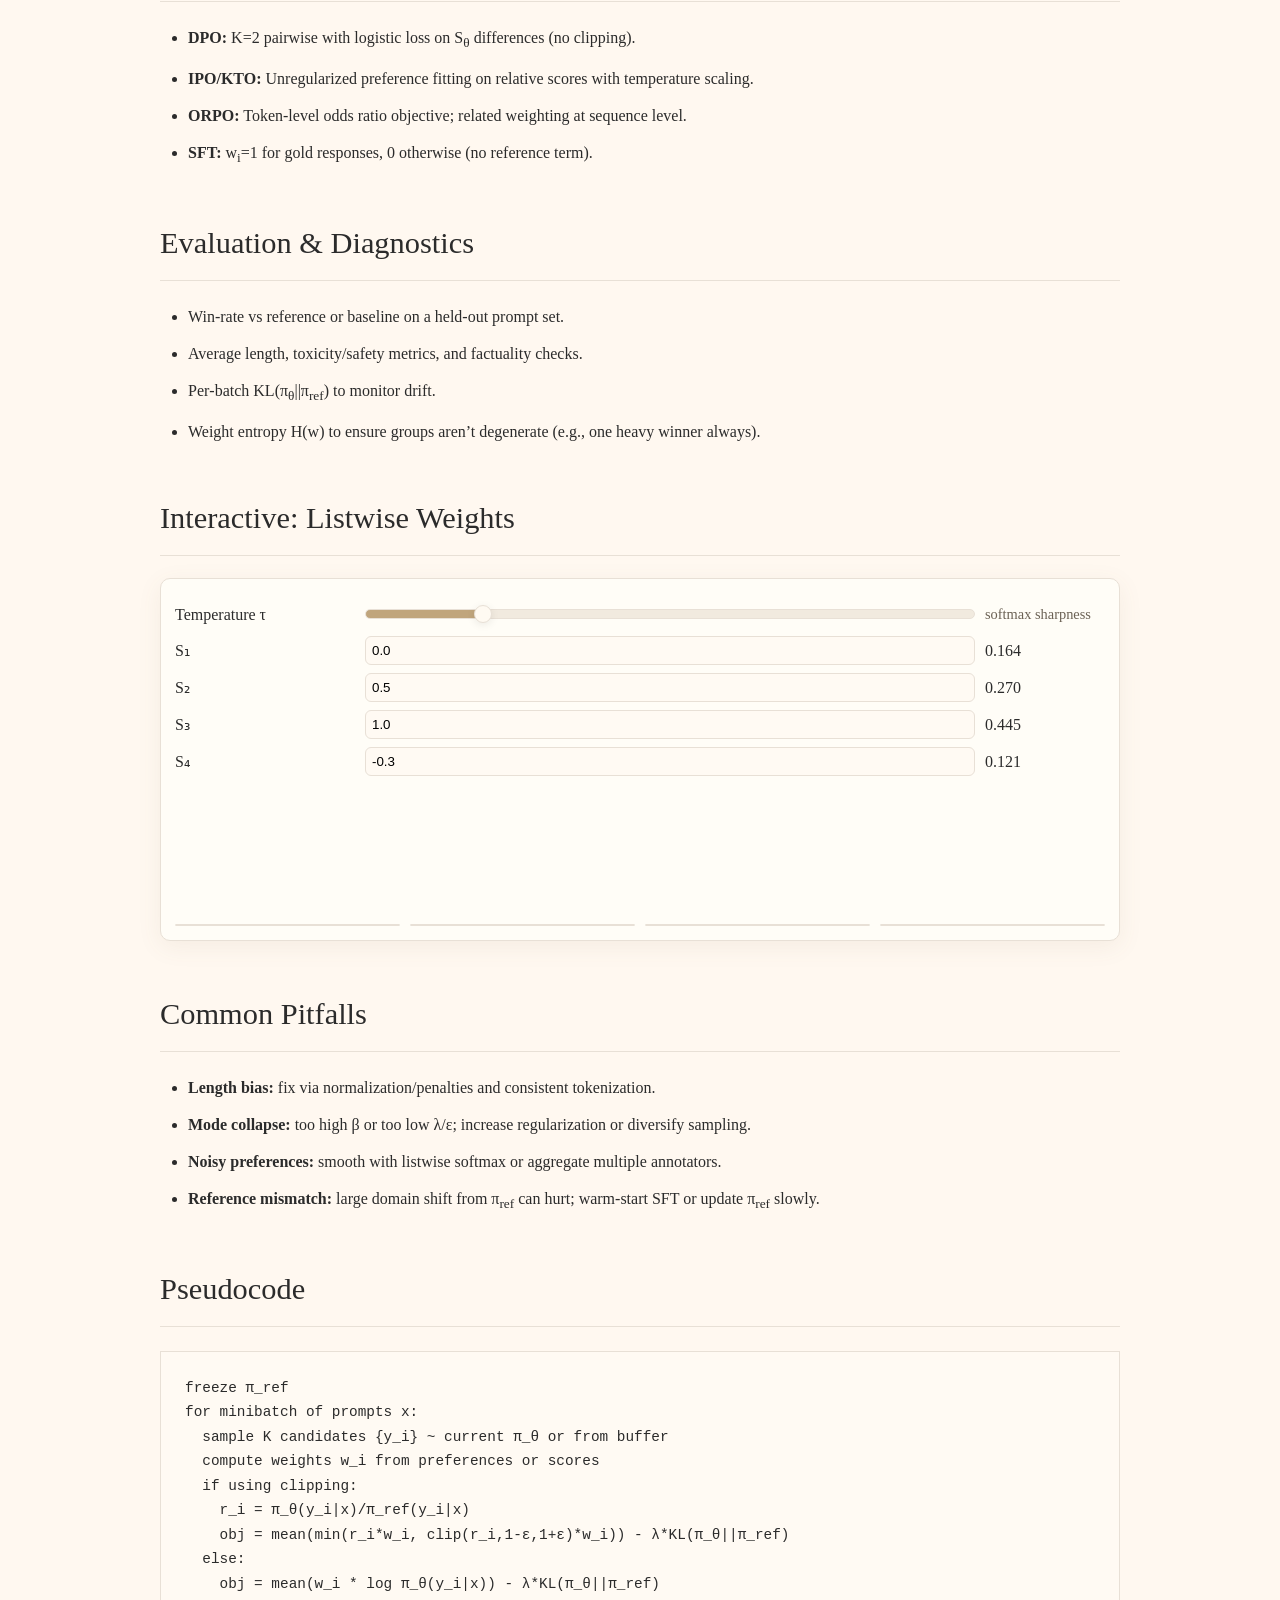
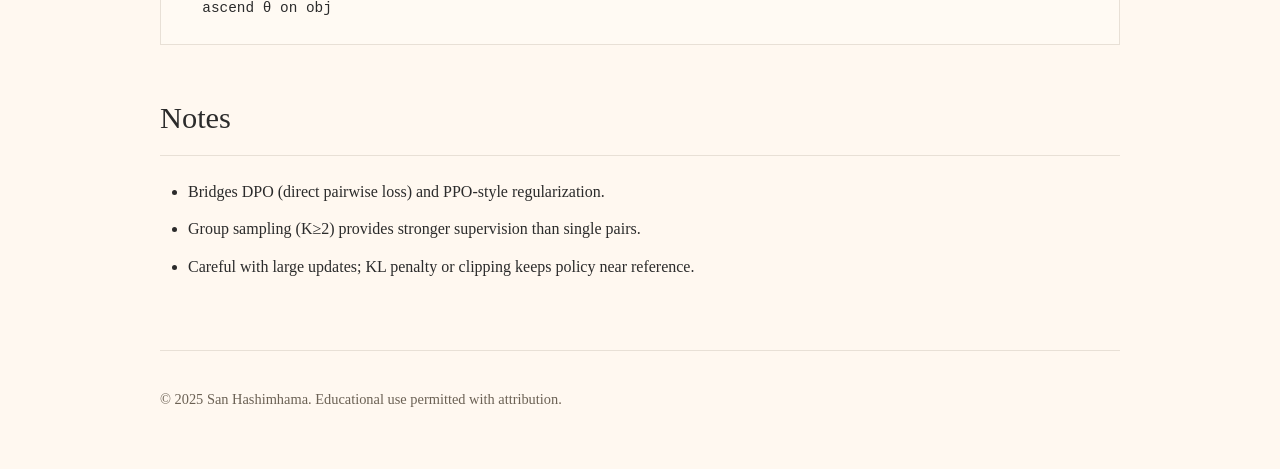
<file: grpo.html>
<!DOCTYPE html>
<html lang="en">
<head>
  <meta charset="UTF-8">
  <meta name="viewport" content="width=device-width, initial-scale=1">
  <title>GRPO (Generalized Preference Optimization) - San’s AI Notes</title>
  <style>
    * { margin: 0; padding: 0; box-sizing: border-box; }
    body { font-family: Georgia, serif; line-height: 1.7; color: #333; background: white; max-width: 1000px; margin: 0 auto; padding: 40px 20px; }
    .back-nav { margin-bottom: 40px; }
    .back-nav a { color: #666; text-decoration: none; font-size: 0.9rem; }
    .back-nav a:hover { color: #333; }
    header { margin-bottom: 50px; text-align: center; padding-bottom: 30px; border-bottom: 1px solid #eee; }
    h1 { font-size: 2.6rem; font-weight: normal; margin-bottom: 12px; }
    .subtitle { color: #666; font-size: 1.15rem; margin-bottom: 10px; }
    h2 { font-size: 1.9rem; font-weight: normal; margin: 48px 0 22px; padding-bottom: 10px; border-bottom: 1px solid #eee; }
    p { margin-bottom: 18px; text-align: justify; }
    ul, ol { margin: 16px 0 18px 28px; }
    li { margin-bottom: 10px; }
    .math-formula { background: #f8f8f8; padding: 24px; margin: 24px 0; border-left: 3px solid #333; text-align: center; font-size: 1.05rem; }
    .diagram-container { margin: 30px 0; text-align: center; }
    .diagram-caption { font-size: 0.9rem; color: #666; margin-top: 8px; font-style: italic; }
    .code-block { background: #f8f8f8; padding: 24px; margin: 24px 0; font-family: 'Courier New', monospace; font-size: 0.9rem; overflow-x: auto; border: 1px solid #ddd; }
    footer { margin-top: 70px; padding-top: 36px; border-top: 1px solid #eee; text-align: center; color: #666; font-size: 0.9rem; }
  </style>
  <link rel="stylesheet" href="assets/css/theme.css">
  <script src="assets/js/site.js" defer></script>
</head>
<body>
  <nav class="back-nav">
    <a href="index.html">← Back to Home</a>
  </nav>

  <header>
    <h1>GRPO (Generalized Preference Optimization)</h1>
    <p class="subtitle">Unifying preference learning with policy optimization</p>
  </header>

  <section>
    <h2>Motivation</h2>
    <p>Preference‑based training aligns a model to human choices using paired or grouped responses. GRPO generalizes direct preference optimization by weighting multiple candidates and optionally constraining updates via KL regularization or clipping, combining the strengths of DPO‑style losses and PPO‑style stability.</p>
  </section>

  <section>
    <h2>Setting & Notation</h2>
    <p>Given a prompt x and a set of K responses {y<sub>i</sub>} from a language model (policy) π<sub>θ</sub>(y|x), we want the policy to place higher probability mass on preferred responses. We denote a frozen reference policy π<sub>ref</sub> (often the base SFT model) that anchors updates.</p>
    <div class="math-formula">
      log π<sub>θ</sub>(y|x) = \(\sum_{t=1}^{T(y)} log π<sub>θ</sub>(y_t \mid x, y_{<t})\) \quad (sequence log‑probability)
    </div>
    <p>To avoid length bias, use a normalized score s(y|x) = (1/T)·log π<sub>θ</sub>(y|x) or add an explicit length penalty. We also define a scaled, reference‑relative score used by many preference losses:</p>
    <div class="math-formula">
      S<sub>θ</sub>(y|x) = β[ log π<sub>θ</sub>(y|x) − log π<sub>ref</sub>(y|x) ]
    </div>
  </section>

  <section>
    <h2>General Form</h2>
    <div class="math-formula">
      maximize E\Big[ \sum_i w_i(x, y_i) · log π_θ(y_i|x) \Big] − λ·E\big[ KL(π_θ(·|x)||π_ref(·|x)) \big]
    </div>
    <p>Weights w<sub>i</sub> can be derived from preference labels (e.g., +1/−1), Bradley‑Terry scores, or a learned reward model. A trust‑region flavor can be added by clipping probability ratios similar to PPO.</p>
    <div class="math-formula">
      r_i = π_θ(y_i|x) / π_ref(y_i|x), &nbsp; use min( r_i · ŵ_i, clip(r_i,1−ε,1+ε) · ŵ_i )
    </div>
  </section>

  <section>
    <h2>Preference Models (Weights w<sub>i</sub>)</h2>
    <p>Different preference assumptions induce different weights:</p>
    <ul>
      <li><strong>Pairwise Bradley–Terry (DPO case):</strong> P(y<sup>+</sup> ≻ y<sup>−</sup>|x) = σ( S<sub>θ</sub>(y<sup>+</sup>|x) − S<sub>θ</sub>(y<sup>−</sup>|x) ).</li>
      <li><strong>Listwise Plackett–Luce:</strong> w<sub>i</sub> ∝ exp(S<sub>θ</sub>(y<sub>i</sub>|x)) over the group, optionally using ranked positions.</li>
      <li><strong>Top‑k positives:</strong> w<sub>i</sub> = 1/k for preferred items, −ρ/(K−k) for rejected, with ρ controlling negatives.</li>
      <li><strong>Reward‑weighted:</strong> w<sub>i</sub> ∝ softmax(β·R(y<sub>i</sub>|x)) if a reward model is available.</li>
    </ul>
    <div class="note">Using S<sub>θ</sub> relative to π<sub>ref</sub> stabilizes training by measuring changes against a well‑behaved base model.</div>
  </section>

  <section>
    <h2>Objective & Gradient</h2>
    <p>Define the GRPO objective (minimization form) with KL regularization and optional clipping surrogate:</p>
    <div class="math-formula">
      L(θ) = E\Big[ −\sum_i w_i · log π_θ(y_i|x) + λ·KL(π_θ(·|x) || π_ref(·|x)) \Big]
    </div>
    <div class="math-formula">
      L<sub>clip</sub>(θ) = E\Big[ −\sum_i min\big( r_i·w_i, clip(r_i,1−ε,1+ε)·w_i \big) + λ·KL(·) \Big]\,,\; r_i = \frac{π_θ}{π_{ref}}
    </div>
    <p>Gradient (ignoring dependence of w on θ for a simple, effective estimator):</p>
    <div class="math-formula">
      ∇<sub>θ</sub>L ≈ −E\Big[ \sum_i w_i · ∇<sub>θ</sub>log π_θ(y_i|x) \Big] + λ ∇<sub>θ</sub>KL
    </div>
    <p>Detaching w<sub>i</sub> (stop‑gradient) avoids second‑order terms and is standard in practice.</p>
  </section>

  <section>
    <h2>Sequence Scoring & Length Bias</h2>
    <p>Sequence log‑probabilities favor shorter outputs. Common fixes:</p>
    <ul>
      <li>Use average log‑prob: s̄(y)= (1/T) Σ log p.</li>
      <li>Add length penalty: s<sub>α</sub>(y)= log p(y) / T<sup>α</sup> or −α·T.</li>
      <li>Normalize weights within the group after applying penalties.</li>
    </ul>
    <div class="note">Always compute log‑probs with the same tokenizer and masking (ignore padding) for π<sub>θ</sub> and π<sub>ref</sub>.</div>
  </section>

  <section>
    <h2>GRPO Pipeline (Diagram)</h2>
    <div class="diagram-container" data-tilt>
      <svg width="860" height="300" viewBox="0 0 860 300" data-panzoom>
        <defs>
          <filter id="ds1" x="-20%" y="-20%" width="140%" height="140%">
            <feDropShadow dx="0" dy="2" stdDeviation="2" flood-color="#7B6C50" flood-opacity="0.15"/>
          </filter>
          <marker id="arr" markerWidth="10" markerHeight="7" refX="10" refY="3.5" orient="auto">
            <polygon points="0 0, 10 3.5, 0 7" fill="#7B6C50"/>
          </marker>
          <linearGradient id="gCream" x1="0" y1="0" x2="0" y2="1">
            <stop offset="0%" stop-color="#fff9ef"/>
            <stop offset="100%" stop-color="#f2e6d3"/>
          </linearGradient>
        </defs>
        <g class="node" data-draggable>
          <rect x="40" y="40" width="180" height="60" rx="12" fill="url(#gCream)" stroke="#7B6C50" filter="url(#ds1)"/>
          <text x="130" y="75" text-anchor="middle" fill="#5A4B33">Prompt x</text>
        </g>
        <path d="M 220 70 L 260 70" stroke="#7B6C50" stroke-width="2" marker-end="url(#arr)"/>
        <g class="node" data-draggable>
          <rect x="260" y="30" width="200" height="80" rx="12" fill="url(#gCream)" stroke="#7B6C50" filter="url(#ds1)"/>
          <text x="360" y="65" text-anchor="middle" fill="#5A4B33">Sample K candidates</text>
        </g>
        <path d="M 460 70 L 500 70" stroke="#7B6C50" stroke-width="2" marker-end="url(#arr)"/>
        <g class="node" data-draggable>
          <rect x="500" y="30" width="200" height="80" rx="12" fill="url(#gCream)" stroke="#7B6C50" filter="url(#ds1)"/>
          <text x="600" y="55" text-anchor="middle" fill="#5A4B33">Compute Sθ, w<sub>i</sub></text>
          <text x="600" y="75" text-anchor="middle" fill="#5A4B33">(with β, length norm)</text>
        </g>
        <path d="M 700 70 L 740 70" stroke="#7B6C50" stroke-width="2" marker-end="url(#arr)"/>
        <g class="node" data-draggable>
          <rect x="740" y="30" width="80" height="80" rx="12" fill="url(#gCream)" stroke="#7B6C50" filter="url(#ds1)"/>
          <text x="780" y="75" text-anchor="middle" fill="#5A4B33">Update</text>
        </g>
        <g class="node" data-draggable>
          <rect x="280" y="140" width="180" height="70" rx="12" fill="url(#gCream)" stroke="#7B6C50" filter="url(#ds1)"/>
          <text x="370" y="170" text-anchor="middle" fill="#5A4B33">KL penalty λ or clipping ε</text>
        </g>
        <path d="M 370 110 L 370 140" stroke="#7B6C50" stroke-width="2" marker-end="url(#arr)"/>
      </svg>
      <div class="diagram-caption">Generate K candidates, score relative to reference, form weights, then update with KL or clipping for stability.</div>
    </div>
  </section>

  <section>
    <h2>Clipped vs Unclipped Surrogate</h2>
    <p>Clipping limits harmful updates when π<sub>θ</sub> drifts from π<sub>ref</sub>. The plot shows the conservative surrogate.</p>
    <div class="diagram-container">
      <svg width="860" height="240" viewBox="0 0 860 240">
        <rect x="40" y="30" width="780" height="160" rx="12" fill="#FFFDF7" stroke="#7B6C50"/>
        <polyline points="60,140 140,120 220,100 300,80 380,65 460,60 540,65 620,80 700,100 780,120" fill="none" stroke="#7B6C50" stroke-width="2"/>
        <polyline points="60,140 140,120 220,100 300,85 380,80 460,80 540,80 620,85 700,100 780,120" fill="none" stroke="#c0a57c" stroke-width="3"/>
        <text x="460" y="200" text-anchor="middle" font-size="12" fill="#5A4B33">Dark: r·w  |  Light: clip(r,1−ε,1+ε)·w</text>
      </svg>
      <div class="diagram-caption">Clipping flattens the objective near the boundaries to prevent large steps.</div>
    </div>
  </section>

  <section>
    <h2>Training Algorithm (LLMs)</h2>
    <div class="code-block">
<pre><code># Inputs: prompts x, reference π_ref, current policy π_θ, K candidates each
for batch in dataloader:
  # 1) Sample K responses per prompt (top-p, T) or read from buffer
  Y = sample_candidates(model=π_θ, prompts=batch.x, K=K)
  # 2) Compute sequence log-probs under π_θ and π_ref (mask padding)
  logp = logprob(π_θ, batch.x, Y); logp_ref = logprob(π_ref, batch.x, Y)
  # 3) Build relative scores and weights
  S = β * (normalize(logp) - normalize(logp_ref))  # length-normalized
  w = listwise_softmax(S)  # or pairwise/heuristic weights
  # 4) Loss with KL or clipping surrogate
  if use_clipping:
      r = exp(logp - logp_ref)
      obj = mean( min(r*w, clip(r, 1-ε, 1+ε)*w) ) - λ * mean(KL(π_θ||π_ref))
      loss = -obj
  else:
      loss = -mean(w * logp) + λ * mean(KL(π_θ||π_ref))
  # 5) Update θ (detach w to avoid second-order terms)
  loss.backward(); clip_grad_norm_(model.parameters(), 1.0); optimizer.step(); optimizer.zero_grad()
</code></pre>
    </div>
  </section>

  <section>
    <h2>Hyperparameters & Tuning</h2>
    <ul>
      <li>β (preference temperature): 0.1–4.0; larger emphasizes differences.</li>
      <li>K (candidates per prompt): 2–8; higher K strengthens listwise signal.</li>
      <li>λ (KL penalty): tune to match target KL per batch (0.02–0.2 typical).</li>
      <li>ε (clipping): 0.1–0.3 if using PPO‑style surrogate.</li>
      <li>Sampling: top‑p 0.9–0.95, temperature 0.7–1.0 for diverse candidates.</li>
      <li>Length penalty α: 0.0–0.5 to curb verbosity; normalize before weighting.</li>
    </ul>
  </section>

  <section>
    <h2>Connections & Special Cases</h2>
    <ul>
      <li><strong>DPO:</strong> K=2 pairwise with logistic loss on S<sub>θ</sub> differences (no clipping).</li>
      <li><strong>IPO/KTO:</strong> Unregularized preference fitting on relative scores with temperature scaling.</li>
      <li><strong>ORPO:</strong> Token‑level odds ratio objective; related weighting at sequence level.</li>
      <li><strong>SFT:</strong> w<sub>i</sub>=1 for gold responses, 0 otherwise (no reference term).</li>
    </ul>
  </section>

  <section>
    <h2>Evaluation & Diagnostics</h2>
    <ul>
      <li>Win‑rate vs reference or baseline on a held‑out prompt set.</li>
      <li>Average length, toxicity/safety metrics, and factuality checks.</li>
      <li>Per‑batch KL(π<sub>θ</sub>||π<sub>ref</sub>) to monitor drift.</li>
      <li>Weight entropy H(w) to ensure groups aren’t degenerate (e.g., one heavy winner always).</li>
    </ul>
  </section>

  <section>
    <h2>Interactive: Listwise Weights</h2>
    <div id="grpo-weights" class="controls">
      <div class="row"><div>Temperature τ</div><input id="g_tau" type="range" min="0.1" max="5" step="0.1" value="1.0"><div class="hint">softmax sharpness</div></div>
      <div class="row"><div>S₁</div><input id="g_s1" type="number" step="0.1" value="0.0"><div id="g_w1">—</div></div>
      <div class="row"><div>S₂</div><input id="g_s2" type="number" step="0.1" value="0.5"><div id="g_w2">—</div></div>
      <div class="row"><div>S₃</div><input id="g_s3" type="number" step="0.1" value="1.0"><div id="g_w3">—</div></div>
      <div class="row"><div>S₄</div><input id="g_s4" type="number" step="0.1" value="-0.3"><div id="g_w4">—</div></div>
      <div class="bars-vertical" style="margin-top:10px">
        <div class="barv"><div id="g_bar1" class="fill" style="height:0%"></div></div>
        <div class="barv"><div id="g_bar2" class="fill" style="height:0%"></div></div>
        <div class="barv"><div id="g_bar3" class="fill" style="height:0%"></div></div>
        <div class="barv"><div id="g_bar4" class="fill" style="height:0%"></div></div>
      </div>
    </div>
  </section>

  <section>
    <h2>Common Pitfalls</h2>
    <ul>
      <li><strong>Length bias:</strong> fix via normalization/penalties and consistent tokenization.</li>
      <li><strong>Mode collapse:</strong> too high β or too low λ/ε; increase regularization or diversify sampling.</li>
      <li><strong>Noisy preferences:</strong> smooth with listwise softmax or aggregate multiple annotators.</li>
      <li><strong>Reference mismatch:</strong> large domain shift from π<sub>ref</sub> can hurt; warm‑start SFT or update π<sub>ref</sub> slowly.</li>
    </ul>
  </section>

  <section>
    <h2>Pseudocode</h2>
    <div class="code-block">
<pre><code>freeze π_ref
for minibatch of prompts x:
  sample K candidates {y_i} ~ current π_θ or from buffer
  compute weights w_i from preferences or scores
  if using clipping:
    r_i = π_θ(y_i|x)/π_ref(y_i|x)
    obj = mean(min(r_i*w_i, clip(r_i,1-ε,1+ε)*w_i)) - λ*KL(π_θ||π_ref)
  else:
    obj = mean(w_i * log π_θ(y_i|x)) - λ*KL(π_θ||π_ref)
  ascend θ on obj
</code></pre>
    </div>
  </section>

  <section>
    <h2>Notes</h2>
    <ul>
      <li>Bridges DPO (direct pairwise loss) and PPO‑style regularization.</li>
      <li>Group sampling (K≥2) provides stronger supervision than single pairs.</li>
      <li>Careful with large updates; KL penalty or clipping keeps policy near reference.</li>
    </ul>
  </section>

  <footer>
    <p>© 2025 San Hashimhama. Educational use permitted with attribution.</p>
  </footer>
</body>
</html>
</file>
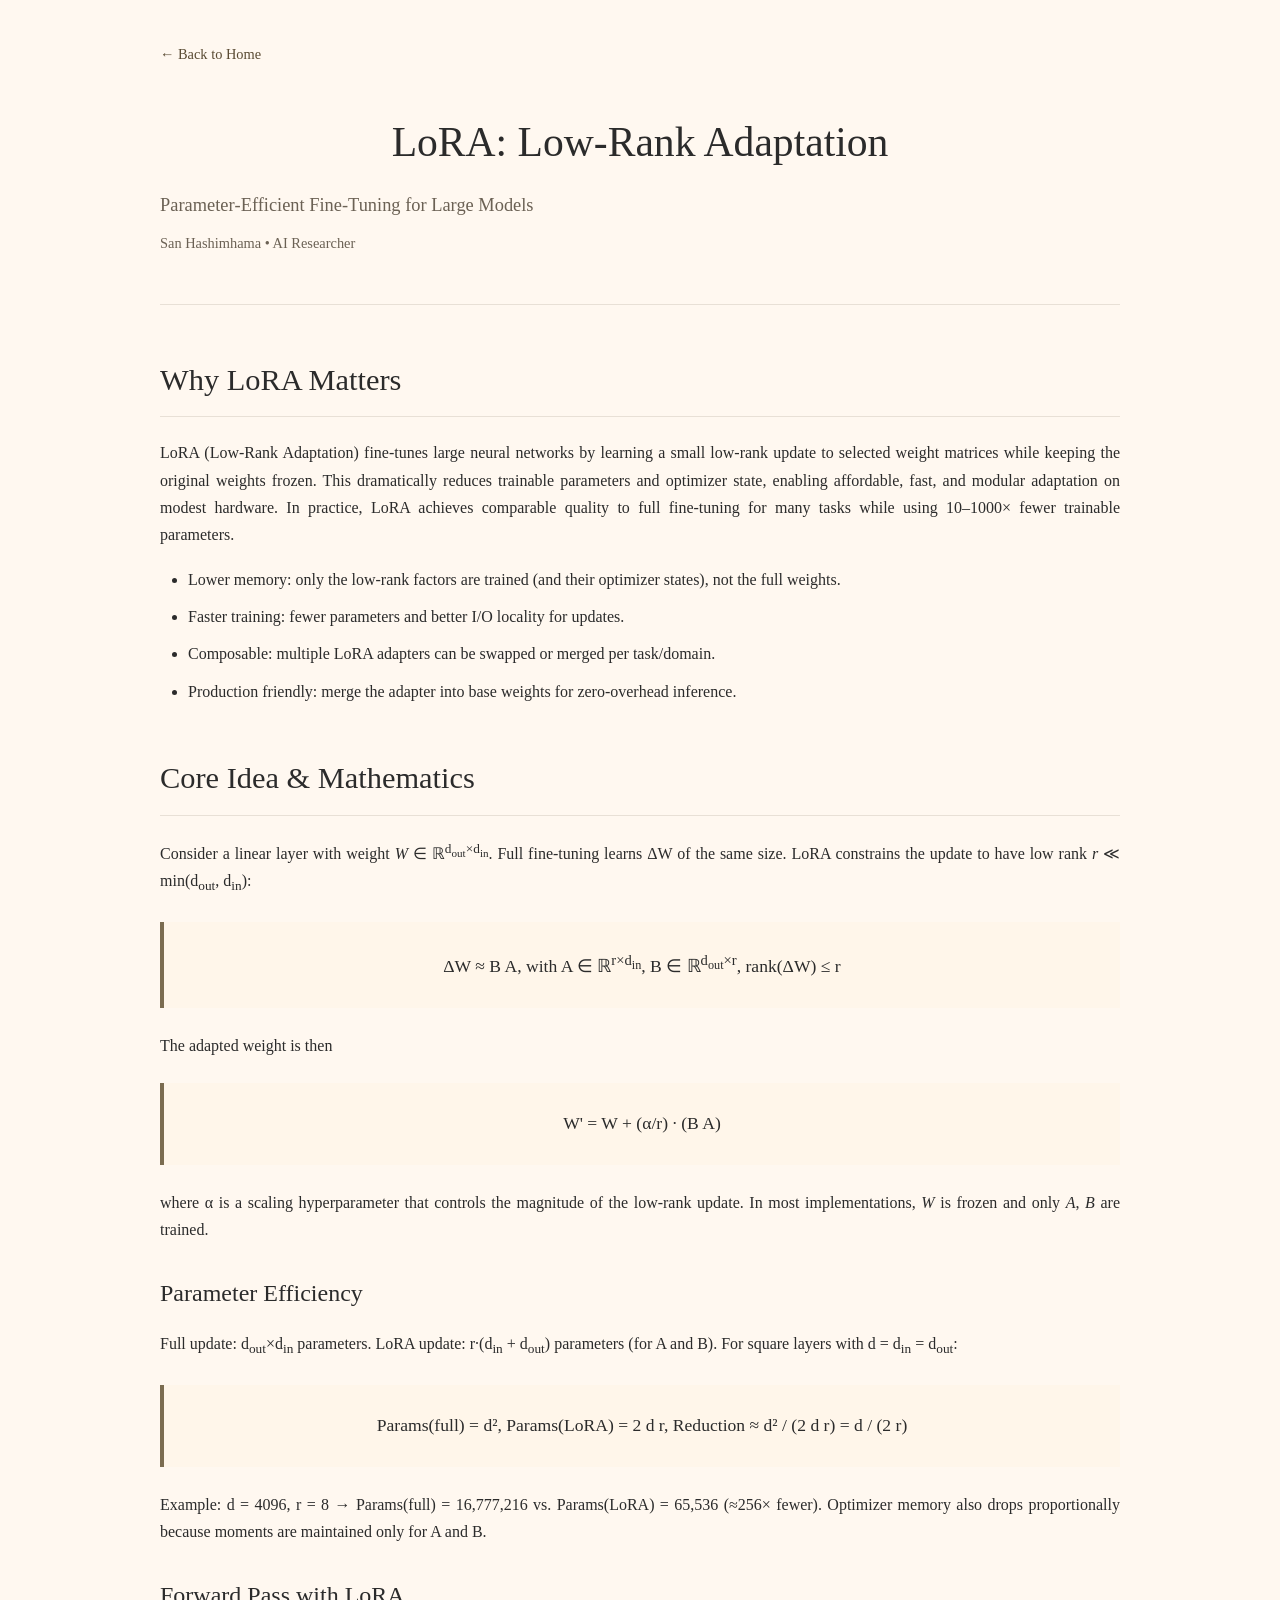
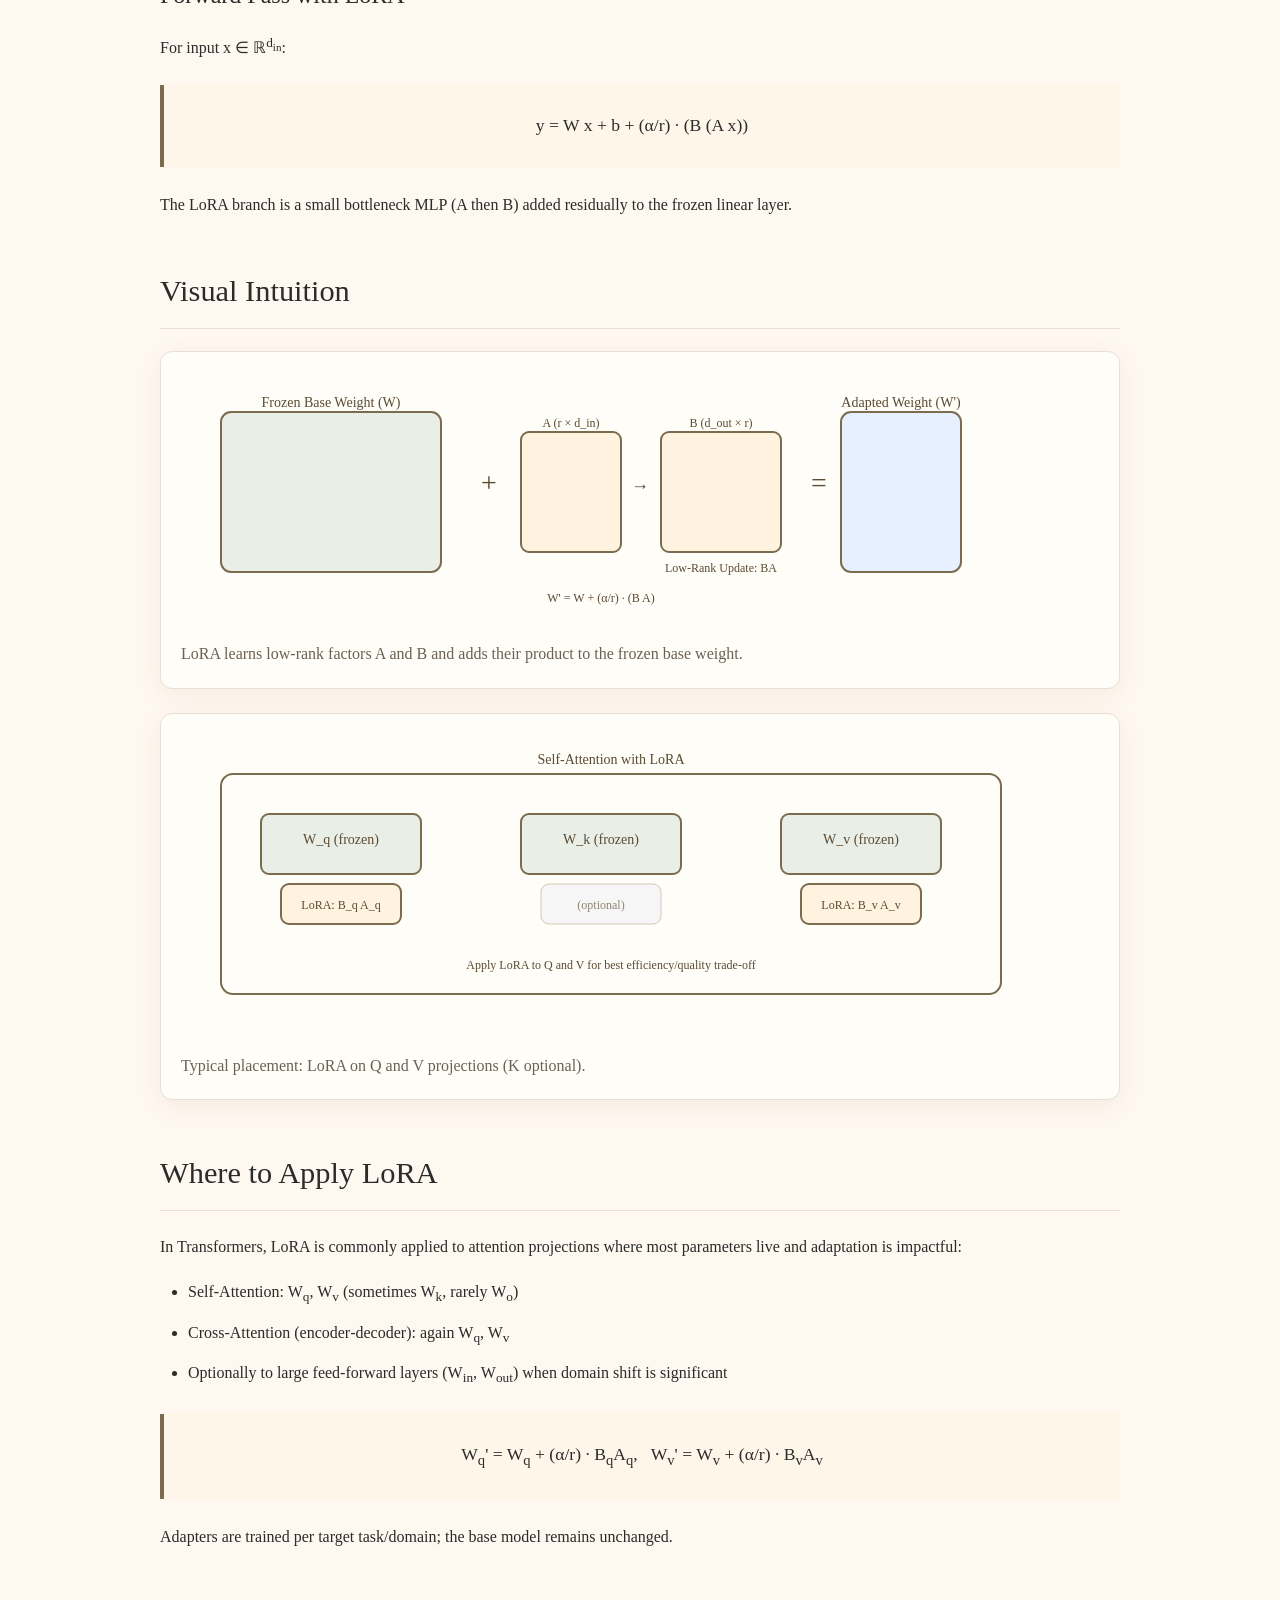
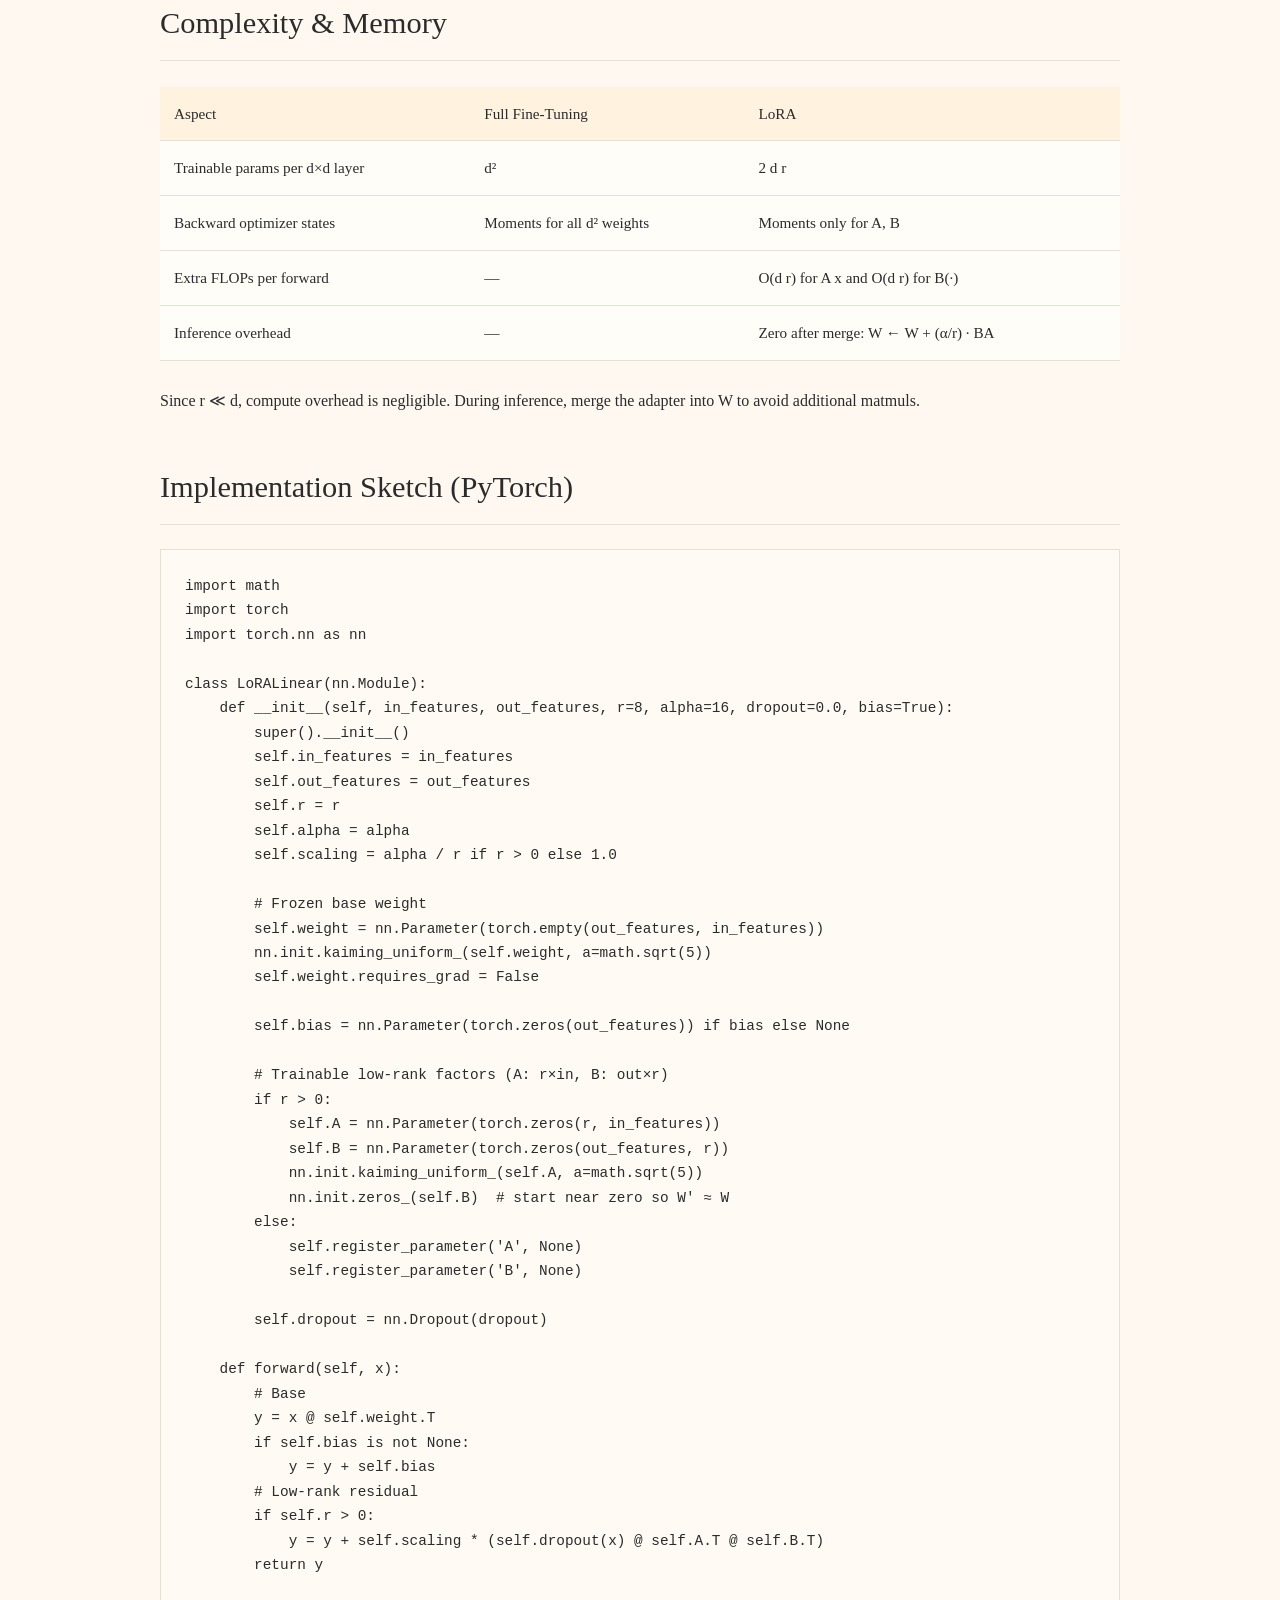
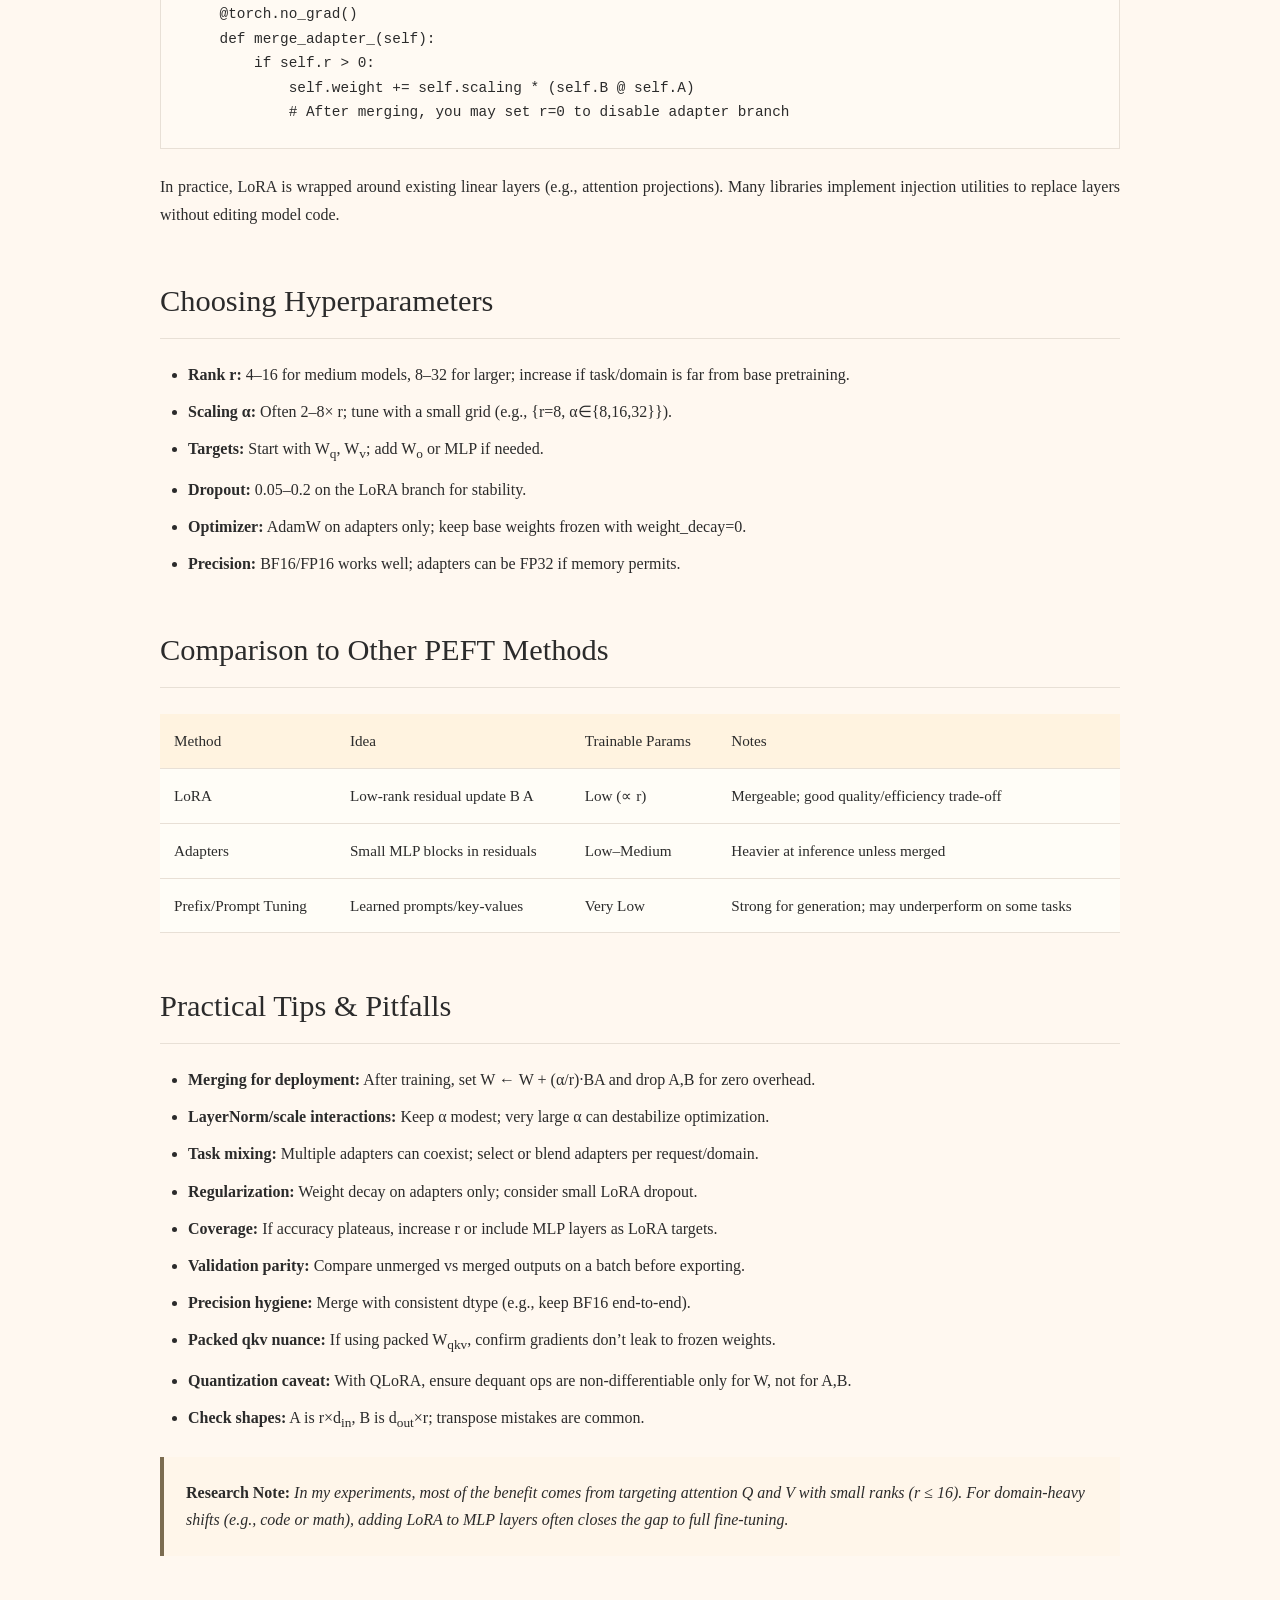
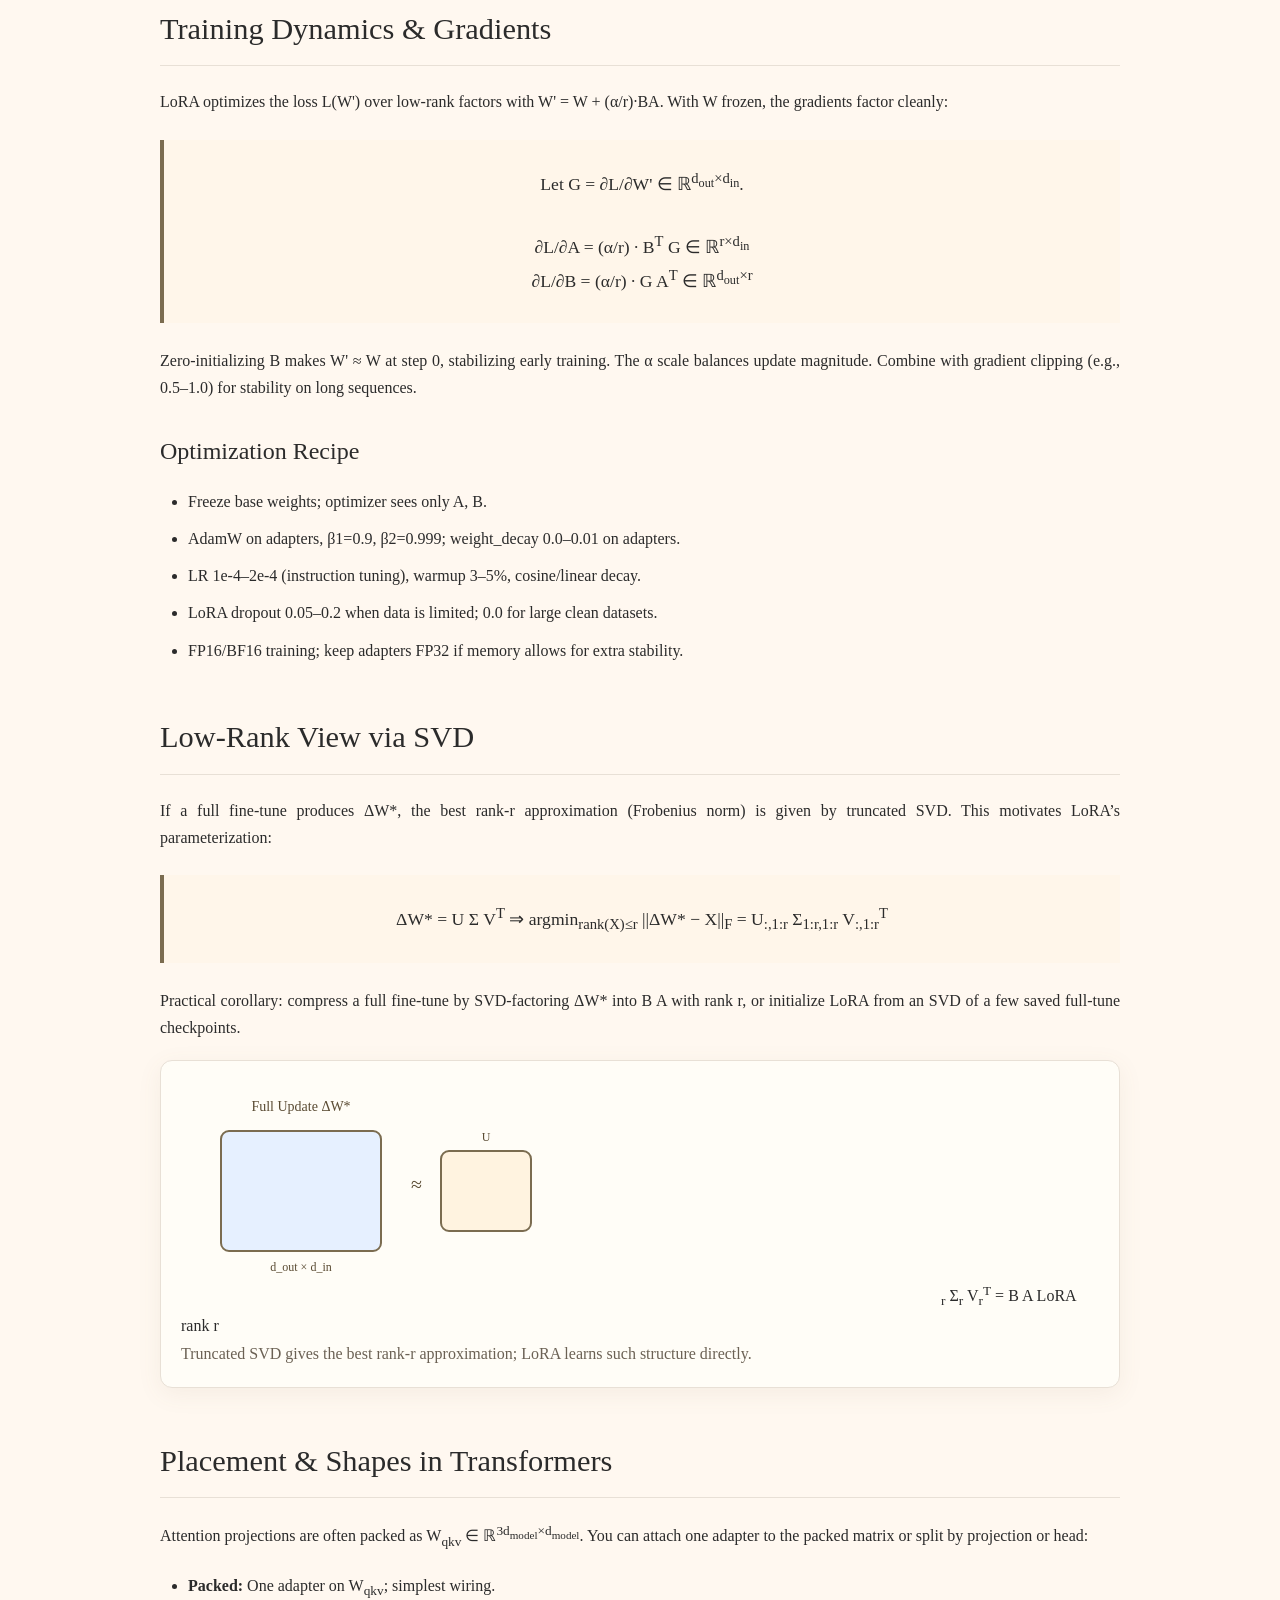
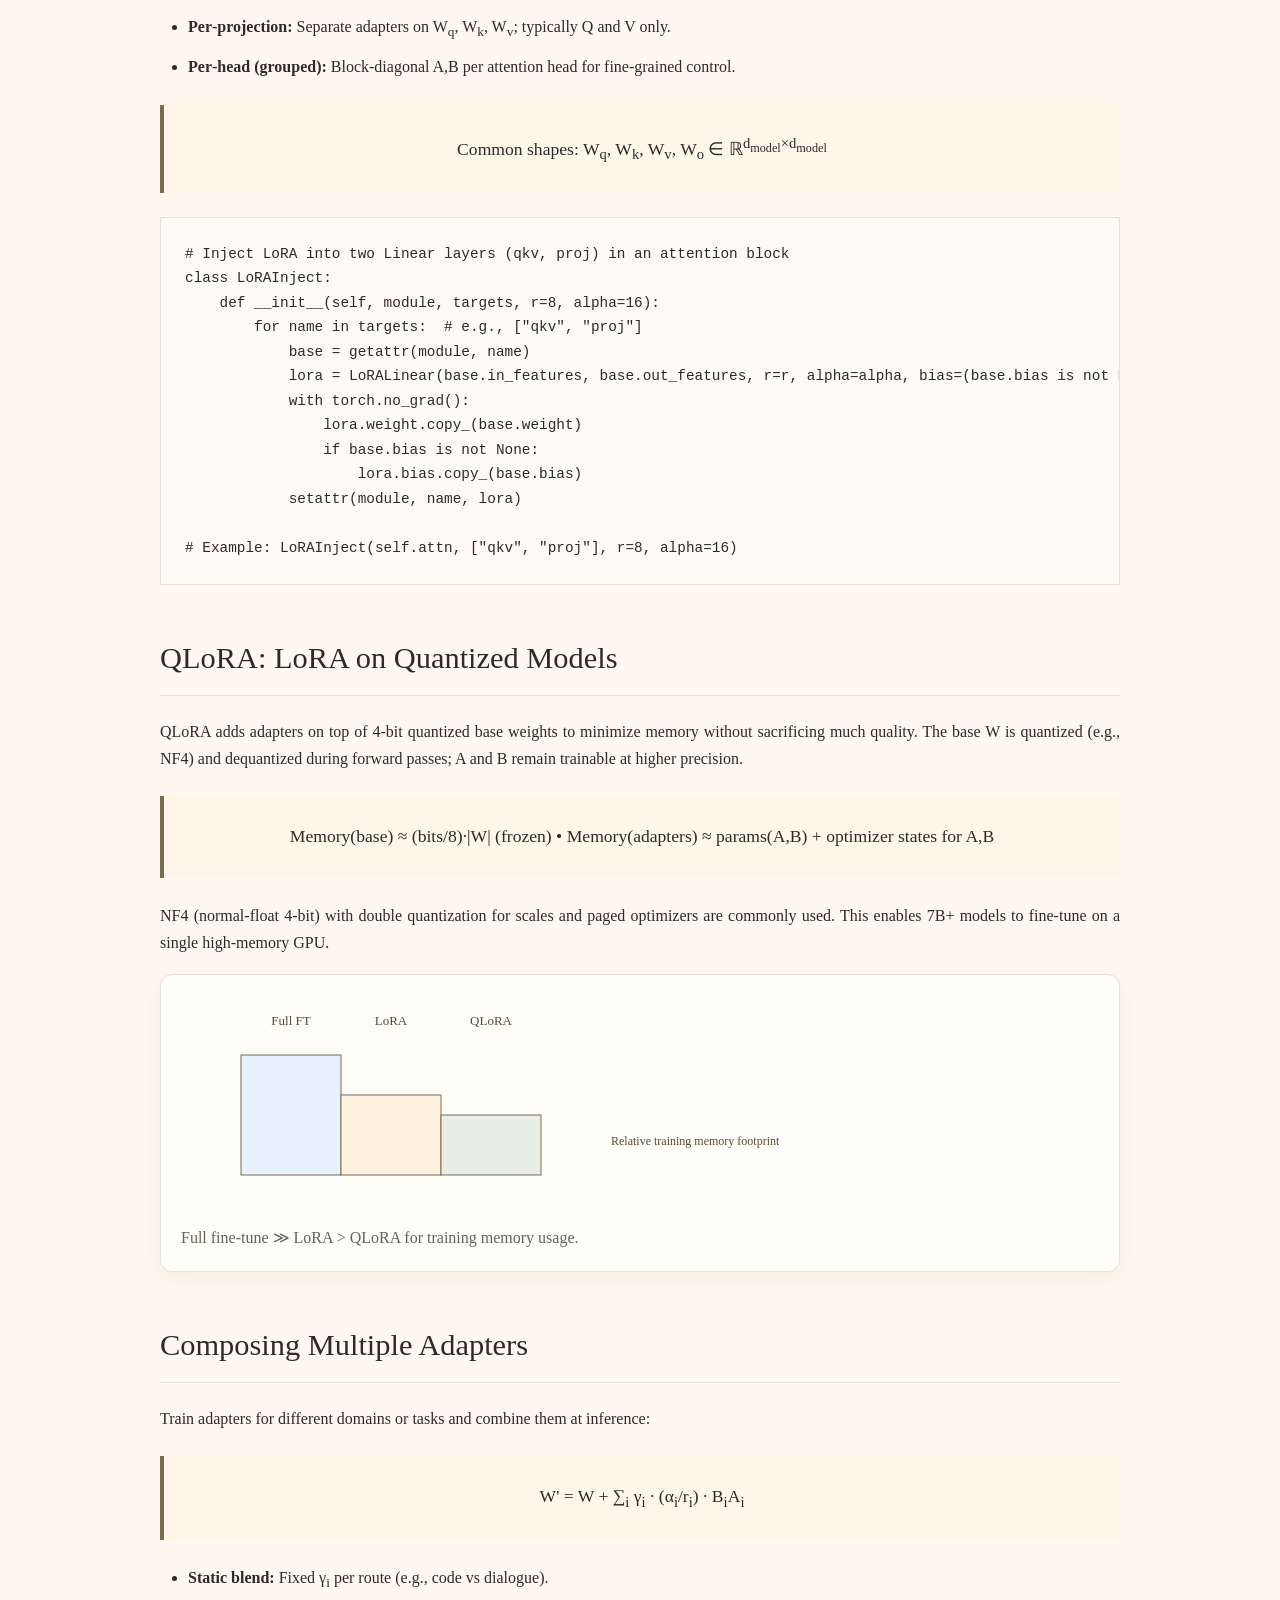
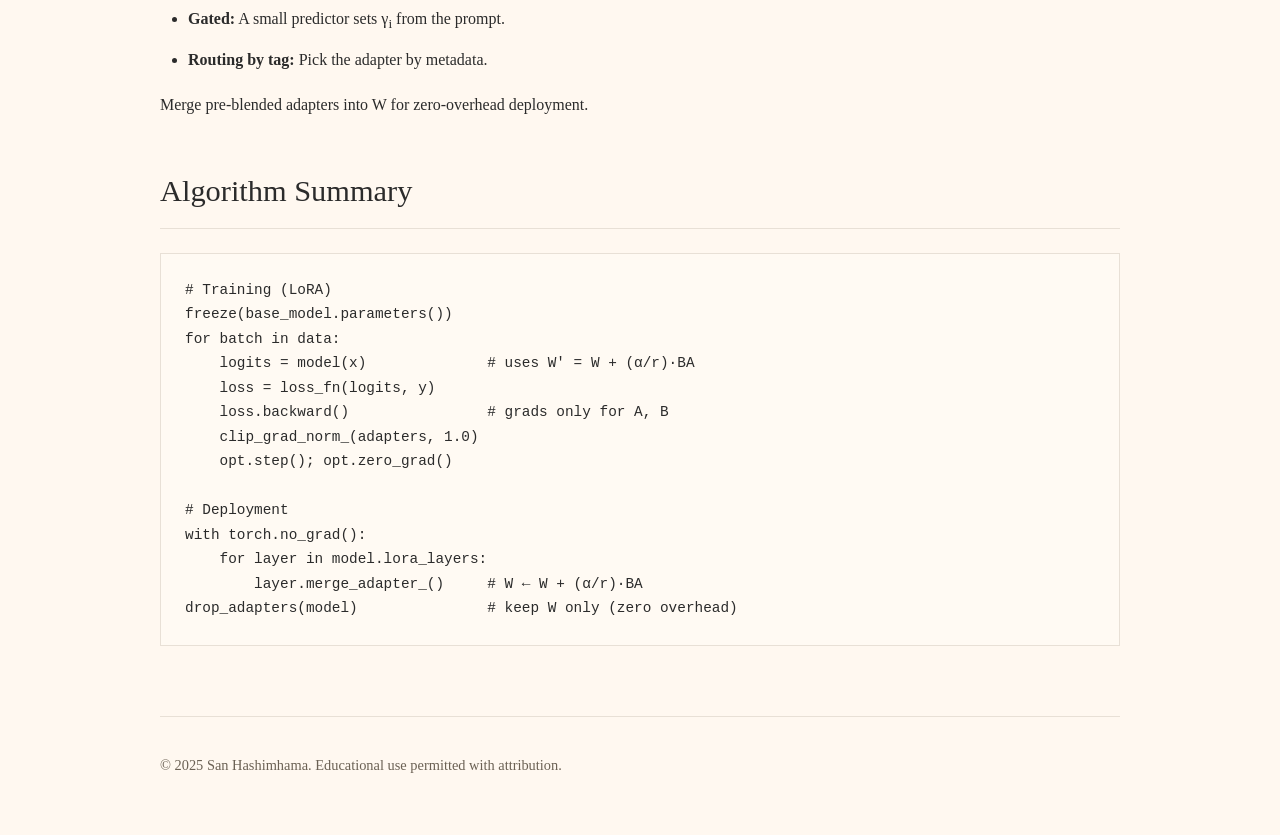
<file: lora.html>
<!DOCTYPE html>
<html lang="en">
<head>
  <meta charset="UTF-8">
  <meta name="viewport" content="width=device-width, initial-scale=1">
  <title>LoRA: Low‑Rank Adaptation for Efficient Fine‑Tuning</title>
  <style>
    * { margin: 0; padding: 0; box-sizing: border-box; }
    body {
      font-family: Georgia, serif;
      line-height: 1.7;
      color: #333;
      background: white;
      max-width: 1000px;
      margin: 0 auto;
      padding: 40px 20px;
    }
    .back-nav { margin-bottom: 40px; }
    .back-nav a { color: #666; text-decoration: none; font-size: 0.9rem; }
    .back-nav a:hover { color: #333; }
    header {
      margin-bottom: 50px;
      text-align: center;
      padding-bottom: 30px;
      border-bottom: 1px solid #eee;
    }
    h1 { font-size: 2.6rem; font-weight: normal; margin-bottom: 12px; }
    .subtitle { color: #666; font-size: 1.15rem; margin-bottom: 10px; }
    .author { color: #888; font-size: 0.9rem; }
    h2 { font-size: 1.9rem; font-weight: normal; margin: 48px 0 22px; padding-bottom: 10px; border-bottom: 1px solid #eee; }
    h3 { font-size: 1.5rem; font-weight: normal; margin: 30px 0 16px; }
    h4 { font-size: 1.25rem; font-weight: normal; margin: 22px 0 12px; }
    p { margin-bottom: 18px; text-align: justify; }
    ul, ol { margin: 16px 0 18px 28px; }
    li { margin-bottom: 10px; }
    .math-formula {
      background: #f8f8f8;
      padding: 26px;
      margin: 24px 0;
      border-left: 3px solid #333;
      font-family: 'Times New Roman', serif;
      text-align: center;
      font-size: 1.1rem;
    }
    .note {
      background: #f5f5f5;
      padding: 22px;
      margin: 22px 0;
      border-left: 3px solid #666;
      font-style: italic;
    }
    .note::before { content: "Research Note: "; font-weight: bold; font-style: normal; }
    .code-block {
      background: #f8f8f8;
      padding: 24px;
      margin: 24px 0;
      font-family: 'Courier New', monospace;
      font-size: 0.9rem;
      overflow-x: auto;
      border: 1px solid #ddd;
    }
    table { width: 100%; border-collapse: collapse; margin: 26px 0; font-size: 0.95rem; }
    th, td { padding: 14px; text-align: left; border-bottom: 1px solid #ddd; }
    th { background: #f8f8f8; font-weight: normal; }
    footer { margin-top: 70px; padding-top: 36px; border-top: 1px solid #eee; text-align: center; color: #666; font-size: 0.9rem; }
    @media (max-width: 768px) {
      body { padding: 20px 15px; }
      h1 { font-size: 2.1rem; }
    }
  </style>
  <link rel="stylesheet" href="assets/css/theme.css">
  <meta name="description" content="LoRA (Low-Rank Adaptation): a parameter-efficient fine-tuning method for adapting large models by learning low-rank weight updates. Includes math, intuition, and implementation tips.">
  <meta name="author" content="San Hashimhama">
  <meta name="keywords" content="LoRA, Low-Rank Adaptation, PEFT, fine-tuning, parameter efficient, transformers, QKV, adapters">
  <meta property="og:title" content="LoRA: Low‑Rank Adaptation for Efficient Fine‑Tuning">
  <meta property="og:type" content="article">
  <meta property="og:description" content="A clear, math-first explanation of LoRA with why it matters and how to use it.">
</head>
<body>
  <nav class="back-nav">
    <a href="index.html">← Back to Home</a>
  </nav>

  <header>
    <h1>LoRA: Low‑Rank Adaptation</h1>
    <p class="subtitle">Parameter‑Efficient Fine‑Tuning for Large Models</p>
    <p class="author">San Hashimhama • AI Researcher</p>
  </header>

  <section>
    <h2>Why LoRA Matters</h2>
    <p>LoRA (Low‑Rank Adaptation) fine‑tunes large neural networks by learning a small low‑rank update to selected weight matrices while keeping the original weights frozen. This dramatically reduces trainable parameters and optimizer state, enabling affordable, fast, and modular adaptation on modest hardware. In practice, LoRA achieves comparable quality to full fine‑tuning for many tasks while using 10–1000× fewer trainable parameters.</p>
    <ul>
      <li>Lower memory: only the low‑rank factors are trained (and their optimizer states), not the full weights.</li>
      <li>Faster training: fewer parameters and better I/O locality for updates.</li>
      <li>Composable: multiple LoRA adapters can be swapped or merged per task/domain.</li>
      <li>Production friendly: merge the adapter into base weights for zero‑overhead inference.</li>
    </ul>
  </section>

  <section>
    <h2>Core Idea & Mathematics</h2>
    <p>Consider a linear layer with weight <em>W</em> ∈ ℝ<sup>d<sub>out</sub>×d<sub>in</sub></sup>. Full fine‑tuning learns ΔW of the same size. LoRA constrains the update to have low rank <em>r</em> ≪ min(d<sub>out</sub>, d<sub>in</sub>):</p>

    <div class="math-formula">
      ΔW ≈ B A, with A ∈ ℝ<sup>r×d<sub>in</sub></sup>, B ∈ ℝ<sup>d<sub>out</sub>×r</sup>, rank(ΔW) ≤ r
    </div>

    <p>The adapted weight is then</p>
    <div class="math-formula">
      W' = W + (α/r) · (B A)
    </div>
    <p>where α is a scaling hyperparameter that controls the magnitude of the low‑rank update. In most implementations, <em>W</em> is frozen and only <em>A</em>, <em>B</em> are trained.</p>

    <h3>Parameter Efficiency</h3>
    <p>Full update: d<sub>out</sub>×d<sub>in</sub> parameters. LoRA update: r·(d<sub>in</sub> + d<sub>out</sub>) parameters (for A and B). For square layers with d = d<sub>in</sub> = d<sub>out</sub>:</p>

    <div class="math-formula">
      Params(full) = d²,  Params(LoRA) = 2 d r,  Reduction ≈ d² / (2 d r) = d / (2 r)
    </div>

    <p>Example: d = 4096, r = 8 → Params(full) = 16,777,216 vs. Params(LoRA) = 65,536 (≈256× fewer). Optimizer memory also drops proportionally because moments are maintained only for A and B.</p>

    <h3>Forward Pass with LoRA</h3>
    <p>For input x ∈ ℝ<sup>d<sub>in</sub></sup>:</p>
    <div class="math-formula">
      y = W x + b + (α/r) · (B (A x))
    </div>
    <p>The LoRA branch is a small bottleneck MLP (A then B) added residually to the frozen linear layer.</p>
  </section>

  <section>
    <h2>Visual Intuition</h2>
    <div class="diagram-container">
      <svg width="820" height="260" viewBox="0 0 820 260">
        <!-- Base weight W -->
        <rect x="40" y="40" width="220" height="160" rx="10" fill="#e9efe6" stroke="#7B6C50" stroke-width="2"/>
        <text x="150" y="35" text-anchor="middle" font-size="14" fill="#5A4B33">Frozen Base Weight (W)</text>
        
        <!-- Plus sign -->
        <text x="300" y="120" font-size="28" fill="#5A4B33">+</text>
        
        <!-- Low-rank factors A and B composing BA -->
        <g>
          <rect x="340" y="60" width="100" height="120" rx="8" fill="#fff3e0" stroke="#7B6C50" stroke-width="2"/>
          <text x="390" y="55" text-anchor="middle" font-size="12" fill="#5A4B33">A (r × d_in)</text>
          
          <text x="450" y="120" font-size="18" fill="#5A4B33">→</text>
          
          <rect x="480" y="60" width="120" height="120" rx="8" fill="#fff3e0" stroke="#7B6C50" stroke-width="2"/>
          <text x="540" y="55" text-anchor="middle" font-size="12" fill="#5A4B33">B (d_out × r)</text>
          
          <text x="540" y="200" text-anchor="middle" font-size="12" fill="#5A4B33">Low‑Rank Update: BA</text>
        </g>
        
        <!-- Equals and W' -->
        <text x="630" y="120" font-size="28" fill="#5A4B33">=</text>
        <rect x="660" y="40" width="120" height="160" rx="10" fill="#e6f0ff" stroke="#7B6C50" stroke-width="2"/>
        <text x="720" y="35" text-anchor="middle" font-size="14" fill="#5A4B33">Adapted Weight (W')</text>
        
        <!-- Scale annotation -->
        <text x="420" y="230" text-anchor="middle" font-size="12" fill="#5A4B33">W' = W + (α/r) · (B A)</text>
      </svg>
      <div class="diagram-caption">LoRA learns low‑rank factors A and B and adds their product to the frozen base weight.</div>
    </div>

    <div class="diagram-container" style="margin-top: 24px;">
      <svg width="860" height="310" viewBox="0 0 860 310">
        <!-- Attention block -->
        <rect x="40" y="40" width="780" height="220" rx="12" fill="#FFFDF7" stroke="#7B6C50" stroke-width="2"/>
        <text x="430" y="30" text-anchor="middle" font-size="14" fill="#5A4B33">Self‑Attention with LoRA</text>

        <!-- Q, K, V projections -->
        <g>
          <rect x="80" y="80" width="160" height="60" rx="8" fill="#e9efe6" stroke="#7B6C50" stroke-width="2"/>
          <text x="160" y="110" text-anchor="middle" font-size="14" fill="#5A4B33">W_q (frozen)</text>
          <rect x="100" y="150" width="120" height="40" rx="8" fill="#fff3e0" stroke="#7B6C50" stroke-width="2"/>
          <text x="160" y="175" text-anchor="middle" font-size="12" fill="#5A4B33">LoRA: B_q A_q</text>
        </g>
        <g>
          <rect x="340" y="80" width="160" height="60" rx="8" fill="#e9efe6" stroke="#7B6C50" stroke-width="2"/>
          <text x="420" y="110" text-anchor="middle" font-size="14" fill="#5A4B33">W_k (frozen)</text>
          <rect x="360" y="150" width="120" height="40" rx="8" fill="#f6f6f6" stroke="#d1c8bb" stroke-width="1"/>
          <text x="420" y="175" text-anchor="middle" font-size="12" fill="#8f8574">(optional)</text>
        </g>
        <g>
          <rect x="600" y="80" width="160" height="60" rx="8" fill="#e9efe6" stroke="#7B6C50" stroke-width="2"/>
          <text x="680" y="110" text-anchor="middle" font-size="14" fill="#5A4B33">W_v (frozen)</text>
          <rect x="620" y="150" width="120" height="40" rx="8" fill="#fff3e0" stroke="#7B6C50" stroke-width="2"/>
          <text x="680" y="175" text-anchor="middle" font-size="12" fill="#5A4B33">LoRA: B_v A_v</text>
        </g>

        <!-- Output note -->
        <text x="430" y="235" text-anchor="middle" font-size="12" fill="#5A4B33">Apply LoRA to Q and V for best efficiency/quality trade‑off</text>
      </svg>
      <div class="diagram-caption">Typical placement: LoRA on Q and V projections (K optional).</div>
    </div>
  </section>

  <section>
    <h2>Where to Apply LoRA</h2>
    <p>In Transformers, LoRA is commonly applied to attention projections where most parameters live and adaptation is impactful:</p>
    <ul>
      <li>Self‑Attention: W<sub>q</sub>, W<sub>v</sub> (sometimes W<sub>k</sub>, rarely W<sub>o</sub>)</li>
      <li>Cross‑Attention (encoder‑decoder): again W<sub>q</sub>, W<sub>v</sub></li>
      <li>Optionally to large feed‑forward layers (W<sub>in</sub>, W<sub>out</sub>) when domain shift is significant</li>
    </ul>
    <div class="math-formula">
      W<sub>q</sub>' = W<sub>q</sub> + (α/r) · B<sub>q</sub>A<sub>q</sub>, &nbsp; W<sub>v</sub>' = W<sub>v</sub> + (α/r) · B<sub>v</sub>A<sub>v</sub>
    </div>
    <p>Adapters are trained per target task/domain; the base model remains unchanged.</p>
  </section>

  <section>
    <h2>Complexity & Memory</h2>
    <table>
      <thead>
        <tr>
          <th>Aspect</th>
          <th>Full Fine‑Tuning</th>
          <th>LoRA</th>
        </tr>
      </thead>
      <tbody>
        <tr>
          <td>Trainable params per d×d layer</td>
          <td>d²</td>
          <td>2 d r</td>
        </tr>
        <tr>
          <td>Backward optimizer states</td>
          <td>Moments for all d² weights</td>
          <td>Moments only for A, B</td>
        </tr>
        <tr>
          <td>Extra FLOPs per forward</td>
          <td>—</td>
          <td>O(d r) for A x and O(d r) for B(·)</td>
        </tr>
        <tr>
          <td>Inference overhead</td>
          <td>—</td>
          <td>Zero after merge: W ← W + (α/r) · BA</td>
        </tr>
      </tbody>
    </table>
    <p>Since r ≪ d, compute overhead is negligible. During inference, merge the adapter into W to avoid additional matmuls.</p>
  </section>

  <section>
    <h2>Implementation Sketch (PyTorch)</h2>
    <div class="code-block">
<pre><code>import math
import torch
import torch.nn as nn

class LoRALinear(nn.Module):
    def __init__(self, in_features, out_features, r=8, alpha=16, dropout=0.0, bias=True):
        super().__init__()
        self.in_features = in_features
        self.out_features = out_features
        self.r = r
        self.alpha = alpha
        self.scaling = alpha / r if r > 0 else 1.0

        # Frozen base weight
        self.weight = nn.Parameter(torch.empty(out_features, in_features))
        nn.init.kaiming_uniform_(self.weight, a=math.sqrt(5))
        self.weight.requires_grad = False

        self.bias = nn.Parameter(torch.zeros(out_features)) if bias else None

        # Trainable low-rank factors (A: r×in, B: out×r)
        if r > 0:
            self.A = nn.Parameter(torch.zeros(r, in_features))
            self.B = nn.Parameter(torch.zeros(out_features, r))
            nn.init.kaiming_uniform_(self.A, a=math.sqrt(5))
            nn.init.zeros_(self.B)  # start near zero so W' ≈ W
        else:
            self.register_parameter('A', None)
            self.register_parameter('B', None)

        self.dropout = nn.Dropout(dropout)

    def forward(self, x):
        # Base
        y = x @ self.weight.T
        if self.bias is not None:
            y = y + self.bias
        # Low-rank residual
        if self.r > 0:
            y = y + self.scaling * (self.dropout(x) @ self.A.T @ self.B.T)
        return y

    @torch.no_grad()
    def merge_adapter_(self):
        if self.r > 0:
            self.weight += self.scaling * (self.B @ self.A)
            # After merging, you may set r=0 to disable adapter branch
</code></pre>
    </div>
    <p>In practice, LoRA is wrapped around existing linear layers (e.g., attention projections). Many libraries implement injection utilities to replace layers without editing model code.</p>
  </section>

  <section>
    <h2>Choosing Hyperparameters</h2>
    <ul>
      <li><strong>Rank r:</strong> 4–16 for medium models, 8–32 for larger; increase if task/domain is far from base pretraining.</li>
      <li><strong>Scaling α:</strong> Often 2–8× r; tune with a small grid (e.g., {r=8, α∈{8,16,32}}).</li>
      <li><strong>Targets:</strong> Start with W<sub>q</sub>, W<sub>v</sub>; add W<sub>o</sub> or MLP if needed.</li>
      <li><strong>Dropout:</strong> 0.05–0.2 on the LoRA branch for stability.</li>
      <li><strong>Optimizer:</strong> AdamW on adapters only; keep base weights frozen with weight_decay=0.</li>
      <li><strong>Precision:</strong> BF16/FP16 works well; adapters can be FP32 if memory permits.</li>
    </ul>
  </section>

  <section>
    <h2>Comparison to Other PEFT Methods</h2>
    <table>
      <thead>
        <tr>
          <th>Method</th>
          <th>Idea</th>
          <th>Trainable Params</th>
          <th>Notes</th>
        </tr>
      </thead>
      <tbody>
        <tr>
          <td>LoRA</td>
          <td>Low‑rank residual update B A</td>
          <td>Low (∝ r)</td>
          <td>Mergeable; good quality/efficiency trade‑off</td>
        </tr>
        <tr>
          <td>Adapters</td>
          <td>Small MLP blocks in residuals</td>
          <td>Low–Medium</td>
          <td>Heavier at inference unless merged</td>
        </tr>
        <tr>
          <td>Prefix/Prompt Tuning</td>
          <td>Learned prompts/key‑values</td>
          <td>Very Low</td>
          <td>Strong for generation; may underperform on some tasks</td>
        </tr>
      </tbody>
    </table>
  </section>

  <section>
    <h2>Practical Tips & Pitfalls</h2>
    <ul>
      <li><strong>Merging for deployment:</strong> After training, set W ← W + (α/r)·BA and drop A,B for zero overhead.</li>
      <li><strong>LayerNorm/scale interactions:</strong> Keep α modest; very large α can destabilize optimization.</li>
      <li><strong>Task mixing:</strong> Multiple adapters can coexist; select or blend adapters per request/domain.</li>
      <li><strong>Regularization:</strong> Weight decay on adapters only; consider small LoRA dropout.</li>
      <li><strong>Coverage:</strong> If accuracy plateaus, increase r or include MLP layers as LoRA targets.</li>
      <li><strong>Validation parity:</strong> Compare unmerged vs merged outputs on a batch before exporting.</li>
      <li><strong>Precision hygiene:</strong> Merge with consistent dtype (e.g., keep BF16 end‑to‑end).</li>
      <li><strong>Packed qkv nuance:</strong> If using packed W<sub>qkv</sub>, confirm gradients don’t leak to frozen weights.</li>
      <li><strong>Quantization caveat:</strong> With QLoRA, ensure dequant ops are non‑differentiable only for W, not for A,B.</li>
      <li><strong>Check shapes:</strong> A is r×d<sub>in</sub>, B is d<sub>out</sub>×r; transpose mistakes are common.</li>
    </ul>
    <div class="note">In my experiments, most of the benefit comes from targeting attention Q and V with small ranks (r ≤ 16). For domain‑heavy shifts (e.g., code or math), adding LoRA to MLP layers often closes the gap to full fine‑tuning.</div>
  </section>

  <section>
    <h2>Training Dynamics & Gradients</h2>
    <p>LoRA optimizes the loss L(W') over low‑rank factors with W' = W + (α/r)·BA. With W frozen, the gradients factor cleanly:</p>
    <div class="math-formula">
      Let G = ∂L/∂W' ∈ ℝ<sup>d<sub>out</sub>×d<sub>in</sub></sup>.<br><br>
      ∂L/∂A = (α/r) · B<sup>T</sup> G ∈ ℝ<sup>r×d<sub>in</sub></sup><br>
      ∂L/∂B = (α/r) · G A<sup>T</sup> ∈ ℝ<sup>d<sub>out</sub>×r</sup>
    </div>
    <p>Zero‑initializing B makes W' ≈ W at step 0, stabilizing early training. The α scale balances update magnitude. Combine with gradient clipping (e.g., 0.5–1.0) for stability on long sequences.</p>
    <h3>Optimization Recipe</h3>
    <ul>
      <li>Freeze base weights; optimizer sees only A, B.</li>
      <li>AdamW on adapters, β1=0.9, β2=0.999; weight_decay 0.0–0.01 on adapters.</li>
      <li>LR 1e‑4–2e‑4 (instruction tuning), warmup 3–5%, cosine/linear decay.</li>
      <li>LoRA dropout 0.05–0.2 when data is limited; 0.0 for large clean datasets.</li>
      <li>FP16/BF16 training; keep adapters FP32 if memory allows for extra stability.</li>
    </ul>
  </section>

  <section>
    <h2>Low‑Rank View via SVD</h2>
    <p>If a full fine‑tune produces ΔW*, the best rank‑r approximation (Frobenius norm) is given by truncated SVD. This motivates LoRA’s parameterization:</p>
    <div class="math-formula">
      ΔW* = U Σ V<sup>T</sup> ⇒ argmin<sub>rank(X)≤r</sub> ||ΔW* − X||<sub>F</sub> = U<sub>:,1:r</sub> Σ<sub>1:r,1:r</sub> V<sub>:,1:r</sub><sup>T</sup>
    </div>
    <p>Practical corollary: compress a full fine‑tune by SVD‑factoring ΔW* into B A with rank r, or initialize LoRA from an SVD of a few saved full‑tune checkpoints.</p>
    <div class="diagram-container">
      <svg width="760" height="220" viewBox="0 0 760 220">
        <text x="120" y="30" text-anchor="middle" font-size="14" fill="#5A4B33">Full Update ΔW*</text>
        <rect x="40" y="50" width="160" height="120" rx="8" fill="#e6f0ff" stroke="#7B6C50" stroke-width="2"/>
        <text x="120" y="190" text-anchor="middle" font-size="12" fill="#5A4B33">d_out × d_in</text>
        <text x="230" y="110" font-size="20" fill="#5A4B33">≈</text>
        <rect x="260" y="70" width="90" height="80" rx="8" fill="#fff3e0" stroke="#7B6C50" stroke-width="2"/>
        <text x="305" y="60" text-anchor="middle" font-size="12" fill="#5A4B33">U<sub>r</sub></text>
        <rect x="360" y="70" width="60" height="80" rx="8" fill="#fff3e0" stroke="#7B6C50" stroke-width="2"/>
        <text x="390" y="60" text-anchor="middle" font-size="12" fill="#5A4B33">Σ<sub>r</sub></text>
        <rect x="430" y="70" width="90" height="80" rx="8" fill="#fff3e0" stroke="#7B6C50" stroke-width="2"/>
        <text x="475" y="60" text-anchor="middle" font-size="12" fill="#5A4B33">V<sub>r</sub><sup>T</sup></text>
        <text x="560" y="110" font-size="20" fill="#5A4B33">=</text>
        <rect x="590" y="70" width="110" height="80" rx="8" fill="#e9efe6" stroke="#7B6C50" stroke-width="2"/>
        <text x="645" y="60" text-anchor="middle" font-size="12" fill="#5A4B33">B A</text>
        <text x="645" y="170" text-anchor="middle" font-size="12" fill="#5A4B33">LoRA rank r</text>
      </svg>
      <div class="diagram-caption">Truncated SVD gives the best rank‑r approximation; LoRA learns such structure directly.</div>
    </div>
  </section>

  <section>
    <h2>Placement & Shapes in Transformers</h2>
    <p>Attention projections are often packed as W<sub>qkv</sub> ∈ ℝ<sup>3d<sub>model</sub>×d<sub>model</sub></sup>. You can attach one adapter to the packed matrix or split by projection or head:</p>
    <ul>
      <li><strong>Packed:</strong> One adapter on W<sub>qkv</sub>; simplest wiring.</li>
      <li><strong>Per‑projection:</strong> Separate adapters on W<sub>q</sub>, W<sub>k</sub>, W<sub>v</sub>; typically Q and V only.</li>
      <li><strong>Per‑head (grouped):</strong> Block‑diagonal A,B per attention head for fine‑grained control.</li>
    </ul>
    <div class="math-formula">
      Common shapes: W<sub>q</sub>, W<sub>k</sub>, W<sub>v</sub>, W<sub>o</sub> ∈ ℝ<sup>d<sub>model</sub>×d<sub>model</sub></sup>
    </div>
    <div class="code-block"><pre><code># Inject LoRA into two Linear layers (qkv, proj) in an attention block
class LoRAInject:
    def __init__(self, module, targets, r=8, alpha=16):
        for name in targets:  # e.g., ["qkv", "proj"]
            base = getattr(module, name)
            lora = LoRALinear(base.in_features, base.out_features, r=r, alpha=alpha, bias=(base.bias is not None))
            with torch.no_grad():
                lora.weight.copy_(base.weight)
                if base.bias is not None:
                    lora.bias.copy_(base.bias)
            setattr(module, name, lora)

# Example: LoRAInject(self.attn, ["qkv", "proj"], r=8, alpha=16)
</code></pre></div>
  </section>

  <section>
    <h2>QLoRA: LoRA on Quantized Models</h2>
    <p>QLoRA adds adapters on top of 4‑bit quantized base weights to minimize memory without sacrificing much quality. The base W is quantized (e.g., NF4) and dequantized during forward passes; A and B remain trainable at higher precision.</p>
    <div class="math-formula">
      Memory(base) ≈ (bits/8)·|W| (frozen) • Memory(adapters) ≈ params(A,B) + optimizer states for A,B
    </div>
    <p>NF4 (normal‑float 4‑bit) with double quantization for scales and paged optimizers are commonly used. This enables 7B+ models to fine‑tune on a single high‑memory GPU.</p>
    <div class="diagram-container">
      <svg width="760" height="220" viewBox="0 0 760 220">
        <text x="110" y="30" text-anchor="middle" font-size="13" fill="#5A4B33">Full FT</text>
        <rect x="60" y="60" width="100" height="120" fill="#e6f0ff" stroke="#7B6C50"/>
        <text x="210" y="30" text-anchor="middle" font-size="13" fill="#5A4B33">LoRA</text>
        <rect x="160" y="100" width="100" height="80" fill="#fff3e0" stroke="#7B6C50"/>
        <text x="310" y="30" text-anchor="middle" font-size="13" fill="#5A4B33">QLoRA</text>
        <rect x="260" y="120" width="100" height="60" fill="#e9efe6" stroke="#7B6C50"/>
        <text x="430" y="150" font-size="12" fill="#5A4B33">Relative training memory footprint</text>
      </svg>
      <div class="diagram-caption">Full fine‑tune ≫ LoRA > QLoRA for training memory usage.</div>
    </div>
  </section>

  <section>
    <h2>Composing Multiple Adapters</h2>
    <p>Train adapters for different domains or tasks and combine them at inference:</p>
    <div class="math-formula">
      W' = W + ∑<sub>i</sub> γ<sub>i</sub> · (α<sub>i</sub>/r<sub>i</sub>) · B<sub>i</sub>A<sub>i</sub>
    </div>
    <ul>
      <li><strong>Static blend:</strong> Fixed γ<sub>i</sub> per route (e.g., code vs dialogue).</li>
      <li><strong>Gated:</strong> A small predictor sets γ<sub>i</sub> from the prompt.</li>
      <li><strong>Routing by tag:</strong> Pick the adapter by metadata.</li>
    </ul>
    <p>Merge pre‑blended adapters into W for zero‑overhead deployment.</p>
  </section>

  <section>
    <h2>Algorithm Summary</h2>
    <div class="code-block"><pre><code># Training (LoRA)
freeze(base_model.parameters())
for batch in data:
    logits = model(x)              # uses W' = W + (α/r)·BA
    loss = loss_fn(logits, y)
    loss.backward()                # grads only for A, B
    clip_grad_norm_(adapters, 1.0)
    opt.step(); opt.zero_grad()

# Deployment
with torch.no_grad():
    for layer in model.lora_layers:
        layer.merge_adapter_()     # W ← W + (α/r)·BA
drop_adapters(model)               # keep W only (zero overhead)
</code></pre></div>
  </section>

  <footer>
    <p>© 2025 San Hashimhama. Educational use permitted with attribution.</p>
  </footer>
</body>
</html>
</file>
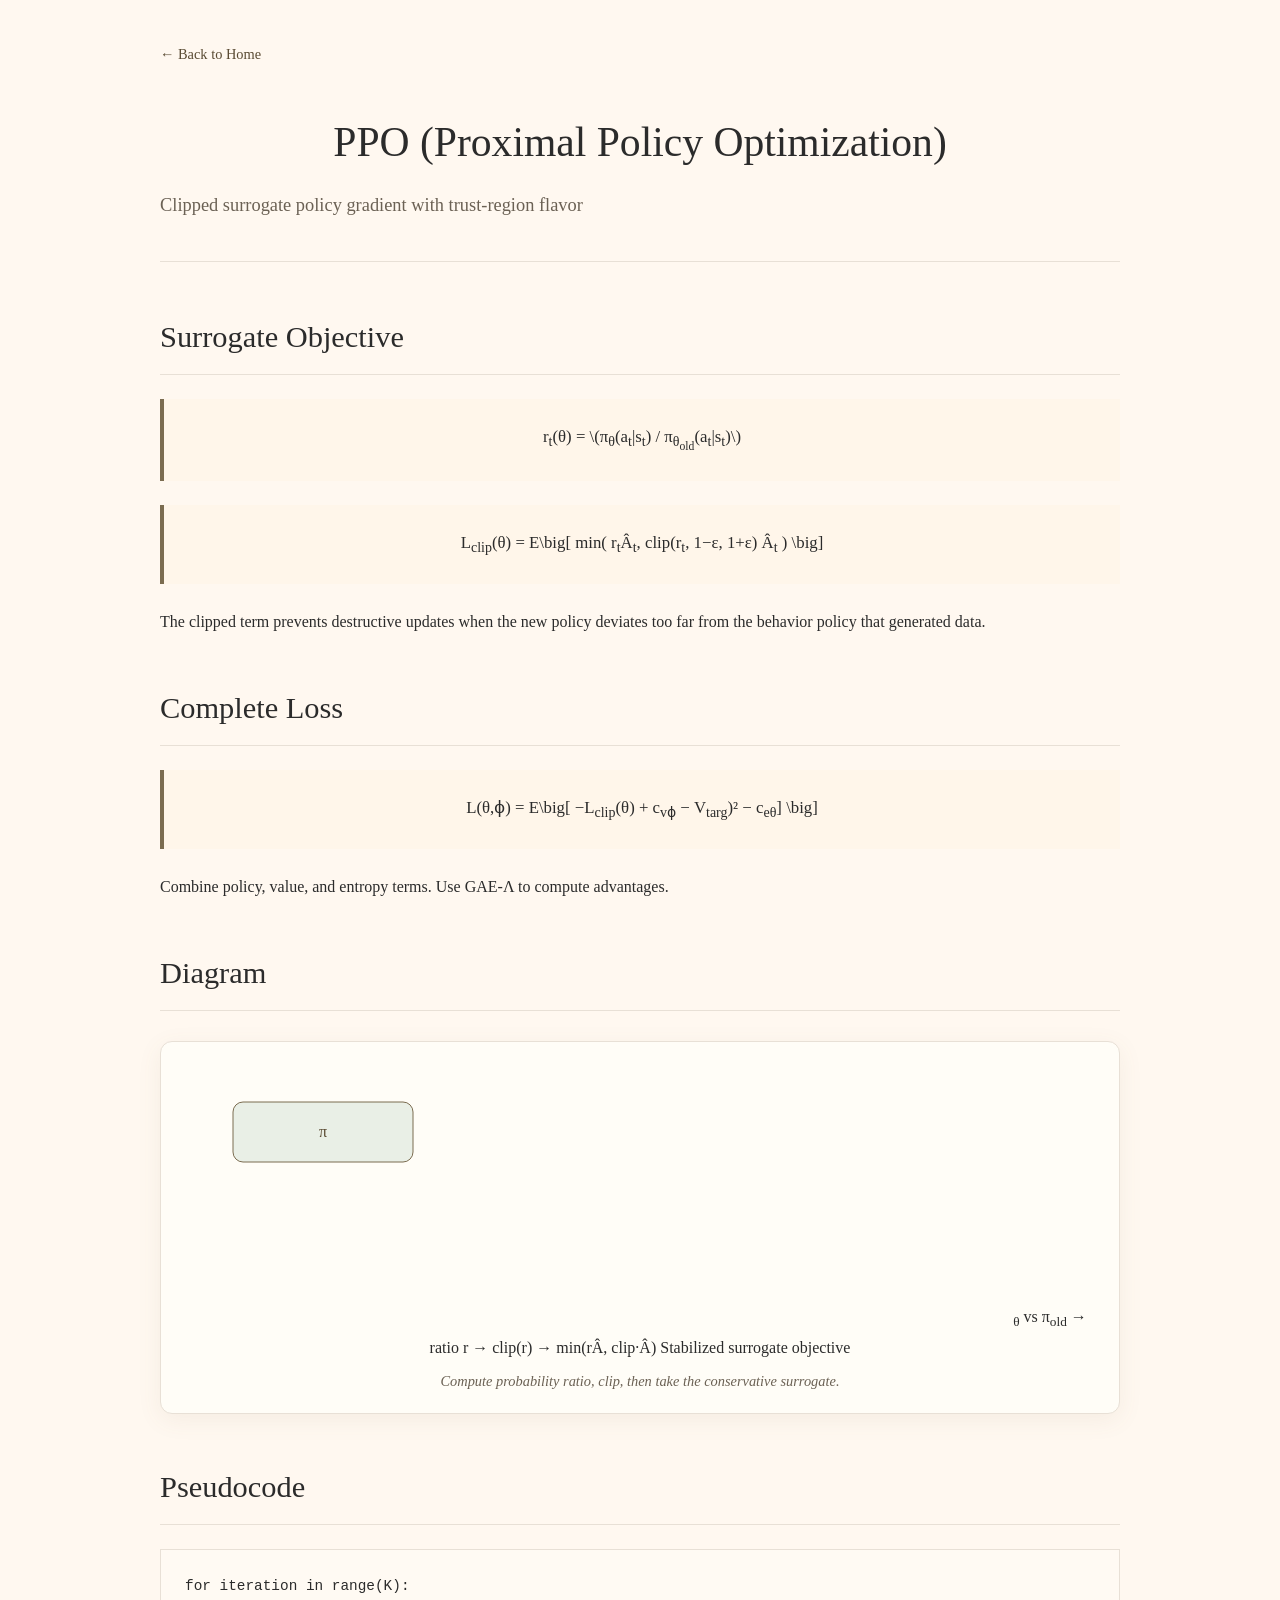
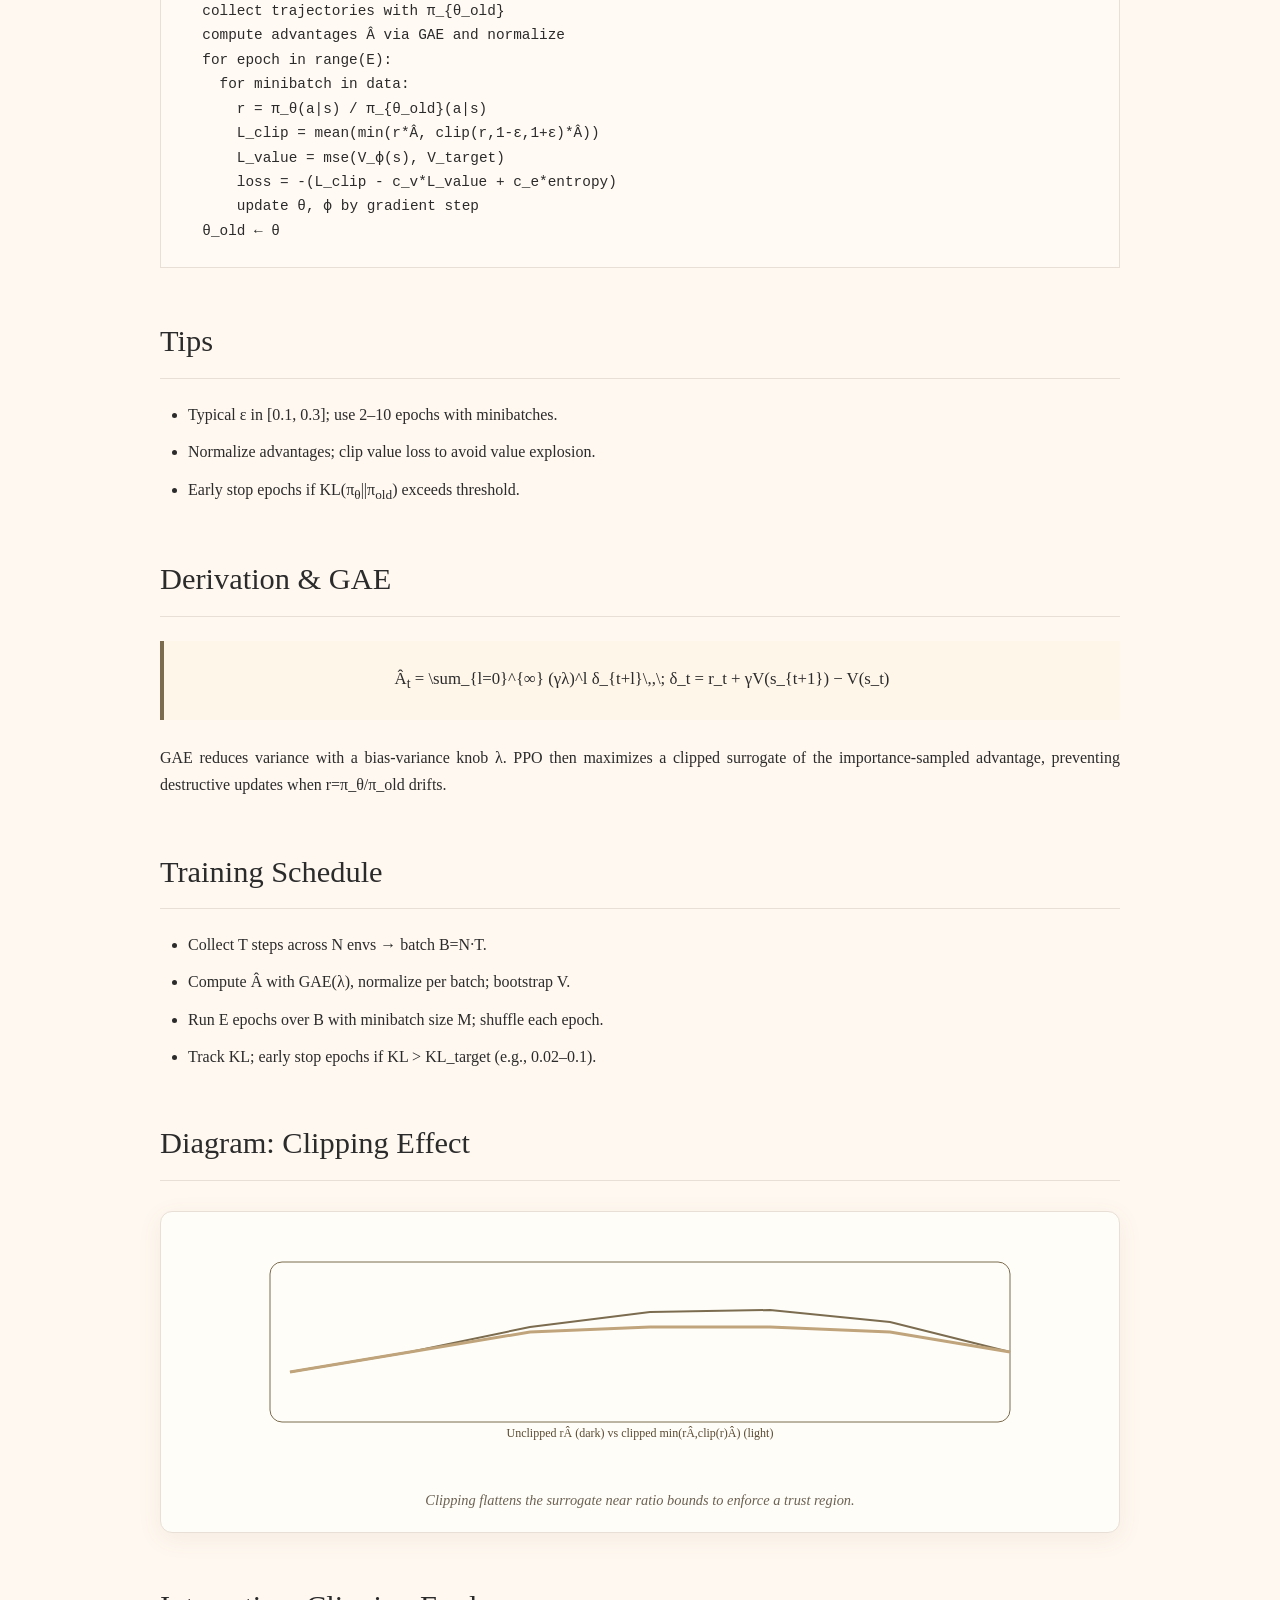
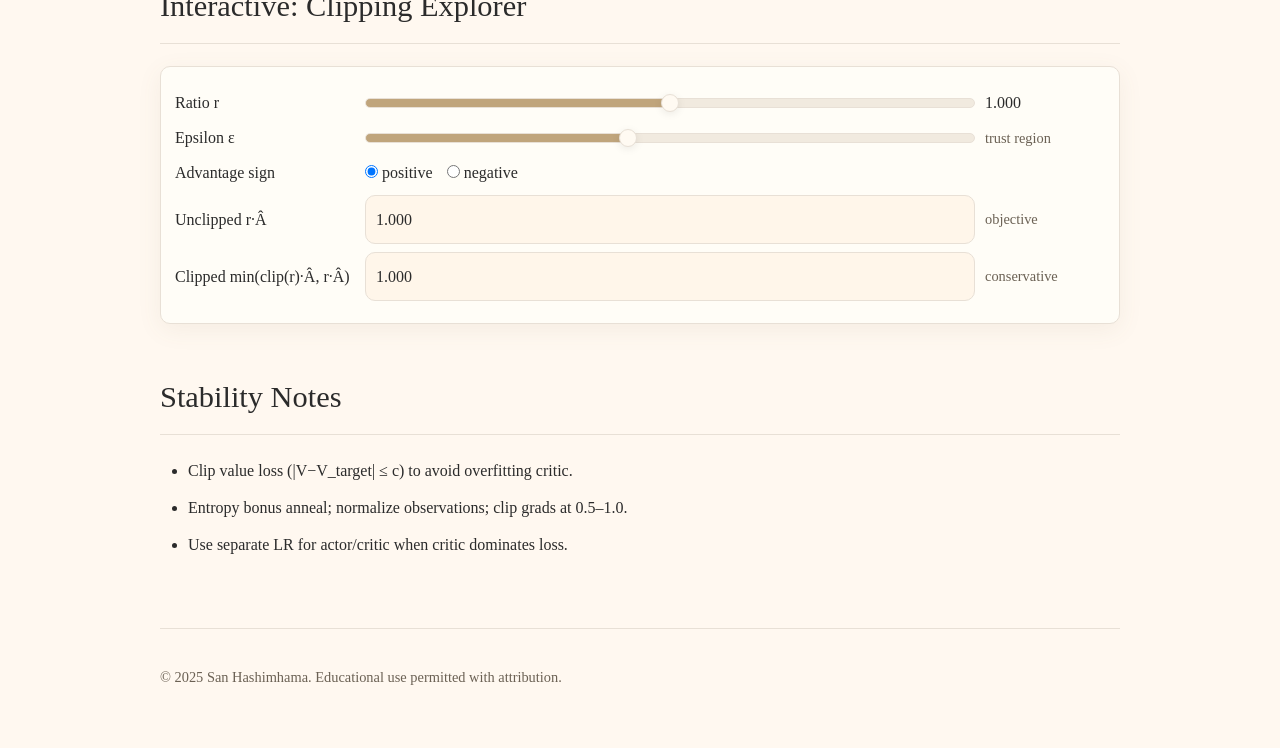
<file: ppo.html>
<!DOCTYPE html>
<html lang="en">
<head>
  <meta charset="UTF-8">
  <meta name="viewport" content="width=device-width, initial-scale=1">
  <title>PPO (Proximal Policy Optimization) - San’s AI Notes</title>
  <style>
    * { margin: 0; padding: 0; box-sizing: border-box; }
    body { font-family: Georgia, serif; line-height: 1.7; color: #333; background: white; max-width: 1000px; margin: 0 auto; padding: 40px 20px; }
    .back-nav { margin-bottom: 40px; }
    .back-nav a { color: #666; text-decoration: none; font-size: 0.9rem; }
    .back-nav a:hover { color: #333; }
    header { margin-bottom: 50px; text-align: center; padding-bottom: 30px; border-bottom: 1px solid #eee; }
    h1 { font-size: 2.6rem; font-weight: normal; margin-bottom: 12px; }
    .subtitle { color: #666; font-size: 1.15rem; margin-bottom: 10px; }
    h2 { font-size: 1.9rem; font-weight: normal; margin: 48px 0 22px; padding-bottom: 10px; border-bottom: 1px solid #eee; }
    p { margin-bottom: 18px; text-align: justify; }
    ul, ol { margin: 16px 0 18px 28px; }
    li { margin-bottom: 10px; }
    .math-formula { background: #f8f8f8; padding: 24px; margin: 24px 0; border-left: 3px solid #333; text-align: center; font-size: 1.05rem; }
    .diagram-container { margin: 30px 0; text-align: center; }
    .diagram-caption { font-size: 0.9rem; color: #666; margin-top: 8px; font-style: italic; }
    .code-block { background: #f8f8f8; padding: 24px; margin: 24px 0; font-family: 'Courier New', monospace; font-size: 0.9rem; overflow-x: auto; border: 1px solid #ddd; }
    footer { margin-top: 70px; padding-top: 36px; border-top: 1px solid #eee; text-align: center; color: #666; font-size: 0.9rem; }
  </style>
  <link rel="stylesheet" href="assets/css/theme.css">
  <script src="assets/js/site.js" defer></script>
</head>
<body>
  <nav class="back-nav">
    <a href="index.html">← Back to Home</a>
  </nav>

  <header>
    <h1>PPO (Proximal Policy Optimization)</h1>
    <p class="subtitle">Clipped surrogate policy gradient with trust‑region flavor</p>
  </header>

  <section>
    <h2>Surrogate Objective</h2>
    <div class="math-formula">
      r<sub>t</sub>(θ) = \(π<sub>θ</sub>(a<sub>t</sub>|s<sub>t</sub>) / π<sub>θ<sub>old</sub></sub>(a<sub>t</sub>|s<sub>t</sub>)\)
    </div>
    <div class="math-formula">
      L<sub>clip</sub>(θ) = E\big[ min( r<sub>t</sub>Â<sub>t</sub>, clip(r<sub>t</sub>, 1−ε, 1+ε) Â<sub>t</sub> ) \big]
    </div>
    <p>The clipped term prevents destructive updates when the new policy deviates too far from the behavior policy that generated data.</p>
  </section>

  <section>
    <h2>Complete Loss</h2>
    <div class="math-formula">
      L(θ,ϕ) = E\big[ −L<sub>clip</sub>(θ) + c<sub>v</sub}(V<sub>ϕ</sub> − V<sub>targ</sub>)² − c<sub>e</sub}·H[π<sub>θ</sub>] \big]
    </div>
    <p>Combine policy, value, and entropy terms. Use GAE‑Λ to compute advantages.</p>
  </section>

  <section>
    <h2>Diagram</h2>
    <div class="diagram-container">
      <svg width="820" height="260" viewBox="0 0 820 260">
        <rect x="40" y="40" width="180" height="60" rx="10" fill="#e9efe6" stroke="#7B6C50"/>
        <text x="130" y="75" text-anchor="middle" fill="#5A4B33">π<sub>θ</sub> vs π<sub>old</sub></text>
        <text x="230" y="70" font-size="22" fill="#5A4B33">→</text>
        <rect x="260" y="40" width="120" height="60" rx="10" fill="#ffeede" stroke="#7B6C50"/>
        <text x="320" y="75" text-anchor="middle" fill="#5A4B33">ratio r</text>
        <text x="390" y="70" font-size="22" fill="#5A4B33">→</text>
        <rect x="420" y="40" width="140" height="60" rx="10" fill="#FFFDF7" stroke="#7B6C50"/>
        <text x="490" y="75" text-anchor="middle" fill="#5A4B33">clip(r)</text>
        <text x="560" y="70" font-size="22" fill="#5A4B33">→</text>
        <rect x="590" y="40" width="180" height="60" rx="10" fill="#f7f3ec" stroke="#7B6C50"/>
        <text x="680" y="75" text-anchor="middle" fill="#5A4B33">min(rÂ, clip·Â)</text>
        <text x="410" y="145" text-anchor="middle" font-size="12" fill="#5A4B33">Stabilized surrogate objective</text>
      </svg>
      <div class="diagram-caption">Compute probability ratio, clip, then take the conservative surrogate.</div>
    </div>
  </section>

  <section>
    <h2>Pseudocode</h2>
    <div class="code-block">
<pre><code>for iteration in range(K):
  collect trajectories with π_{θ_old}
  compute advantages Â via GAE and normalize
  for epoch in range(E):
    for minibatch in data:
      r = π_θ(a|s) / π_{θ_old}(a|s)
      L_clip = mean(min(r*Â, clip(r,1-ε,1+ε)*Â))
      L_value = mse(V_ϕ(s), V_target)
      loss = -(L_clip - c_v*L_value + c_e*entropy)
      update θ, ϕ by gradient step
  θ_old ← θ
</code></pre>
    </div>
  </section>

  <section>
    <h2>Tips</h2>
    <ul>
      <li>Typical ε in [0.1, 0.3]; use 2–10 epochs with minibatches.</li>
      <li>Normalize advantages; clip value loss to avoid value explosion.</li>
      <li>Early stop epochs if KL(π<sub>θ</sub>||π<sub>old</sub>) exceeds threshold.</li>
    </ul>
  </section>

  <section>
    <h2>Derivation & GAE</h2>
    <div class="math-formula">
      Â<sub>t</sub> = \sum_{l=0}^{∞} (γλ)^l δ_{t+l}\,,\; δ_t = r_t + γV(s_{t+1}) − V(s_t)
    </div>
    <p>GAE reduces variance with a bias‑variance knob λ. PPO then maximizes a clipped surrogate of the importance‑sampled advantage, preventing destructive updates when r=π_θ/π_old drifts.</p>
  </section>

  <section>
    <h2>Training Schedule</h2>
    <ul>
      <li>Collect T steps across N envs → batch B=N·T.</li>
      <li>Compute Â with GAE(λ), normalize per batch; bootstrap V.</li>
      <li>Run E epochs over B with minibatch size M; shuffle each epoch.</li>
      <li>Track KL; early stop epochs if KL > KL_target (e.g., 0.02–0.1).</li>
    </ul>
  </section>

  <section>
    <h2>Diagram: Clipping Effect</h2>
    <div class="diagram-container">
      <svg width="820" height="240" viewBox="0 0 820 240">
        <rect x="40" y="30" width="740" height="160" rx="12" fill="#FFFDF7" stroke="#7B6C50"/>
        <polyline points="60,140 180,120 300,95 420,80 540,78 660,90 780,120" fill="none" stroke="#7B6C50" stroke-width="2"/>
        <polyline points="60,140 180,120 300,100 420,95 540,95 660,100 780,120" fill="none" stroke="#c0a57c" stroke-width="3"/>
        <text x="410" y="205" text-anchor="middle" font-size="12" fill="#5A4B33">Unclipped rÂ (dark) vs clipped min(rÂ,clip(r)Â) (light)</text>
      </svg>
      <div class="diagram-caption">Clipping flattens the surrogate near ratio bounds to enforce a trust region.</div>
    </div>
  </section>

  <section>
    <h2>Interactive: Clipping Explorer</h2>
    <div id="ppo-clip" class="controls">
      <div class="row"><div>Ratio r</div><input id="ppo_r" type="range" min="0.5" max="1.5" step="0.01" value="1.0"><div id="ppo_out_r">1.000</div></div>
      <div class="row"><div>Epsilon ε</div><input id="ppo_eps" type="range" min="0.05" max="0.4" step="0.01" value="0.2"><div class="hint">trust region</div></div>
      <div class="row"><div>Advantage sign</div><div>
        <label><input type="radio" name="ppo_A" value="1" checked> positive</label>
        <label style="margin-left:10px"><input type="radio" name="ppo_A" value="-1"> negative</label>
      </div><div></div></div>
      <div class="row"><div>Unclipped r·Â</div><div class="output-box" id="ppo_out_unclip">—</div><div class="hint">objective</div></div>
      <div class="row"><div>Clipped min(clip(r)·Â, r·Â)</div><div class="output-box" id="ppo_out_clip">—</div><div class="hint">conservative</div></div>
    </div>
  </section>

  <section>
    <h2>Stability Notes</h2>
    <ul>
      <li>Clip value loss (|V−V_target| ≤ c) to avoid overfitting critic.</li>
      <li>Entropy bonus anneal; normalize observations; clip grads at 0.5–1.0.</li>
      <li>Use separate LR for actor/critic when critic dominates loss.</li>
    </ul>
  </section>

  <footer>
    <p>© 2025 San Hashimhama. Educational use permitted with attribution.</p>
  </footer>
</body>
</html>
</file>
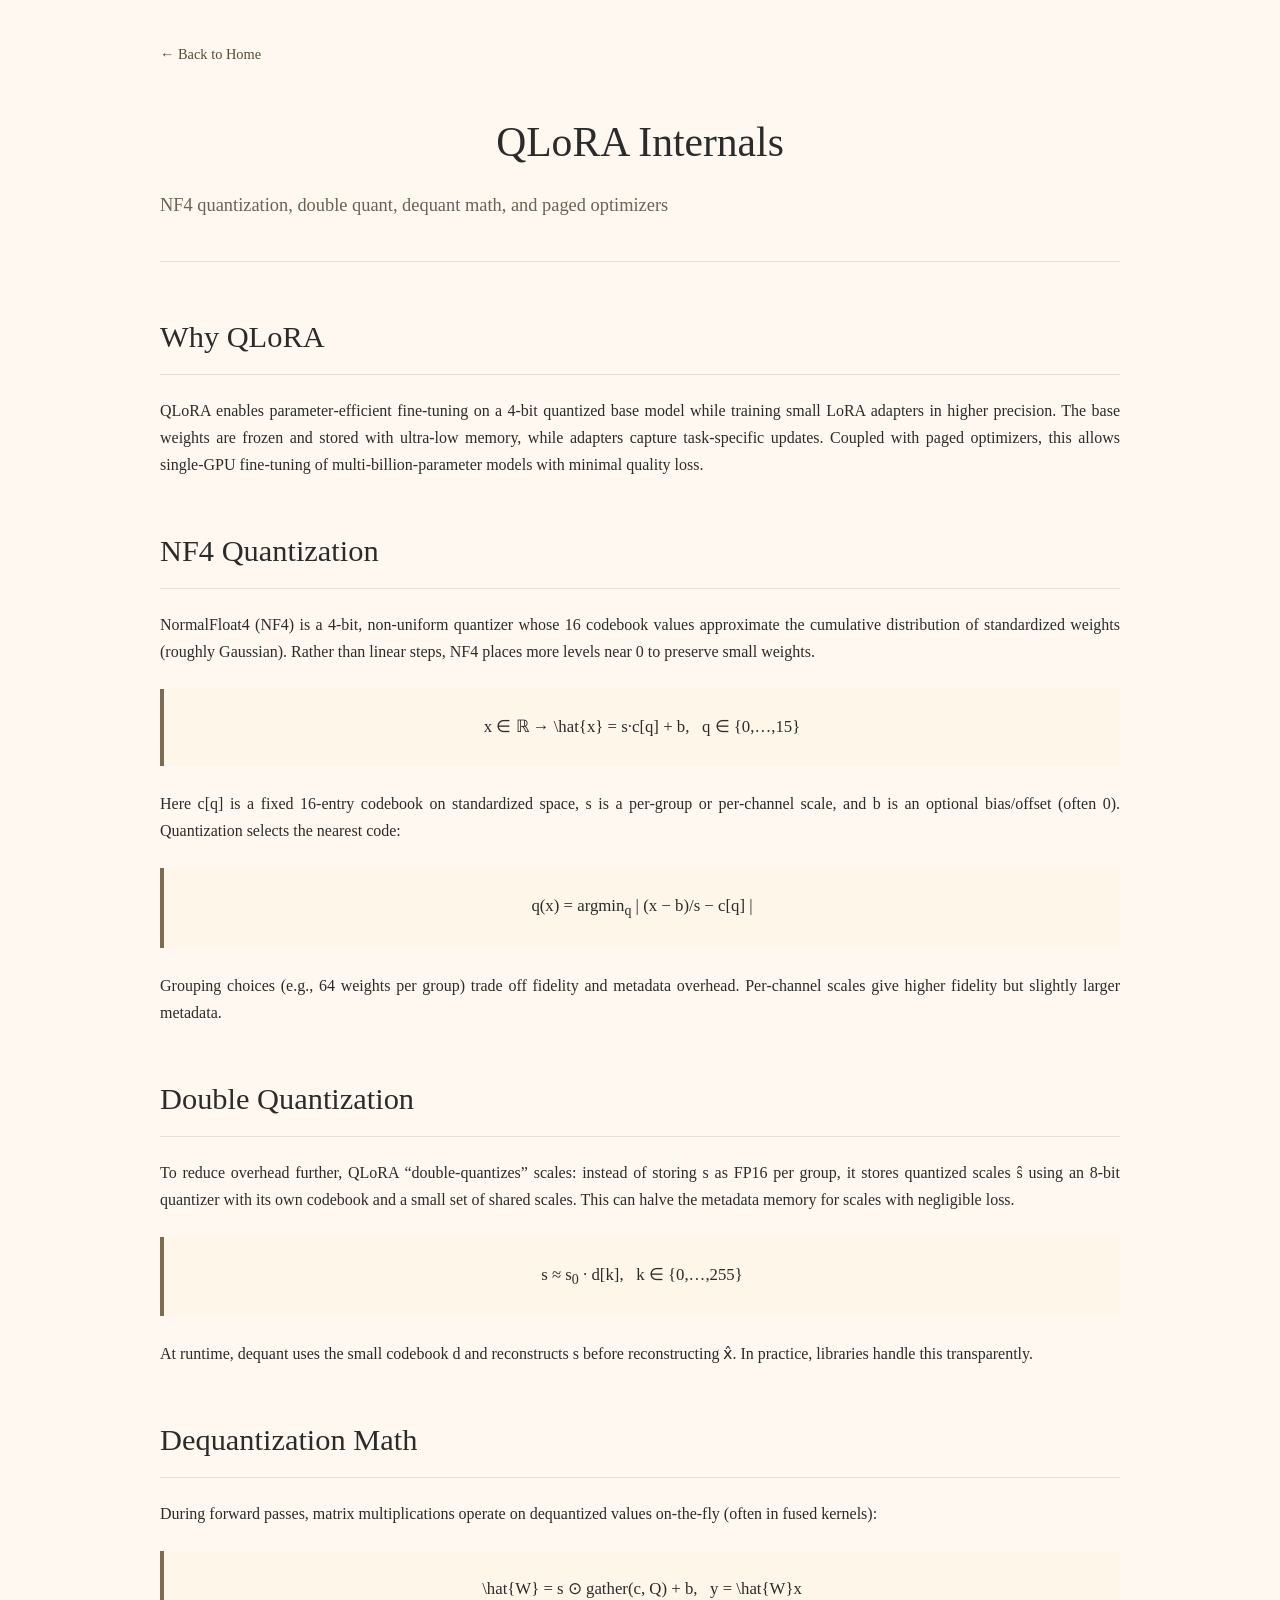
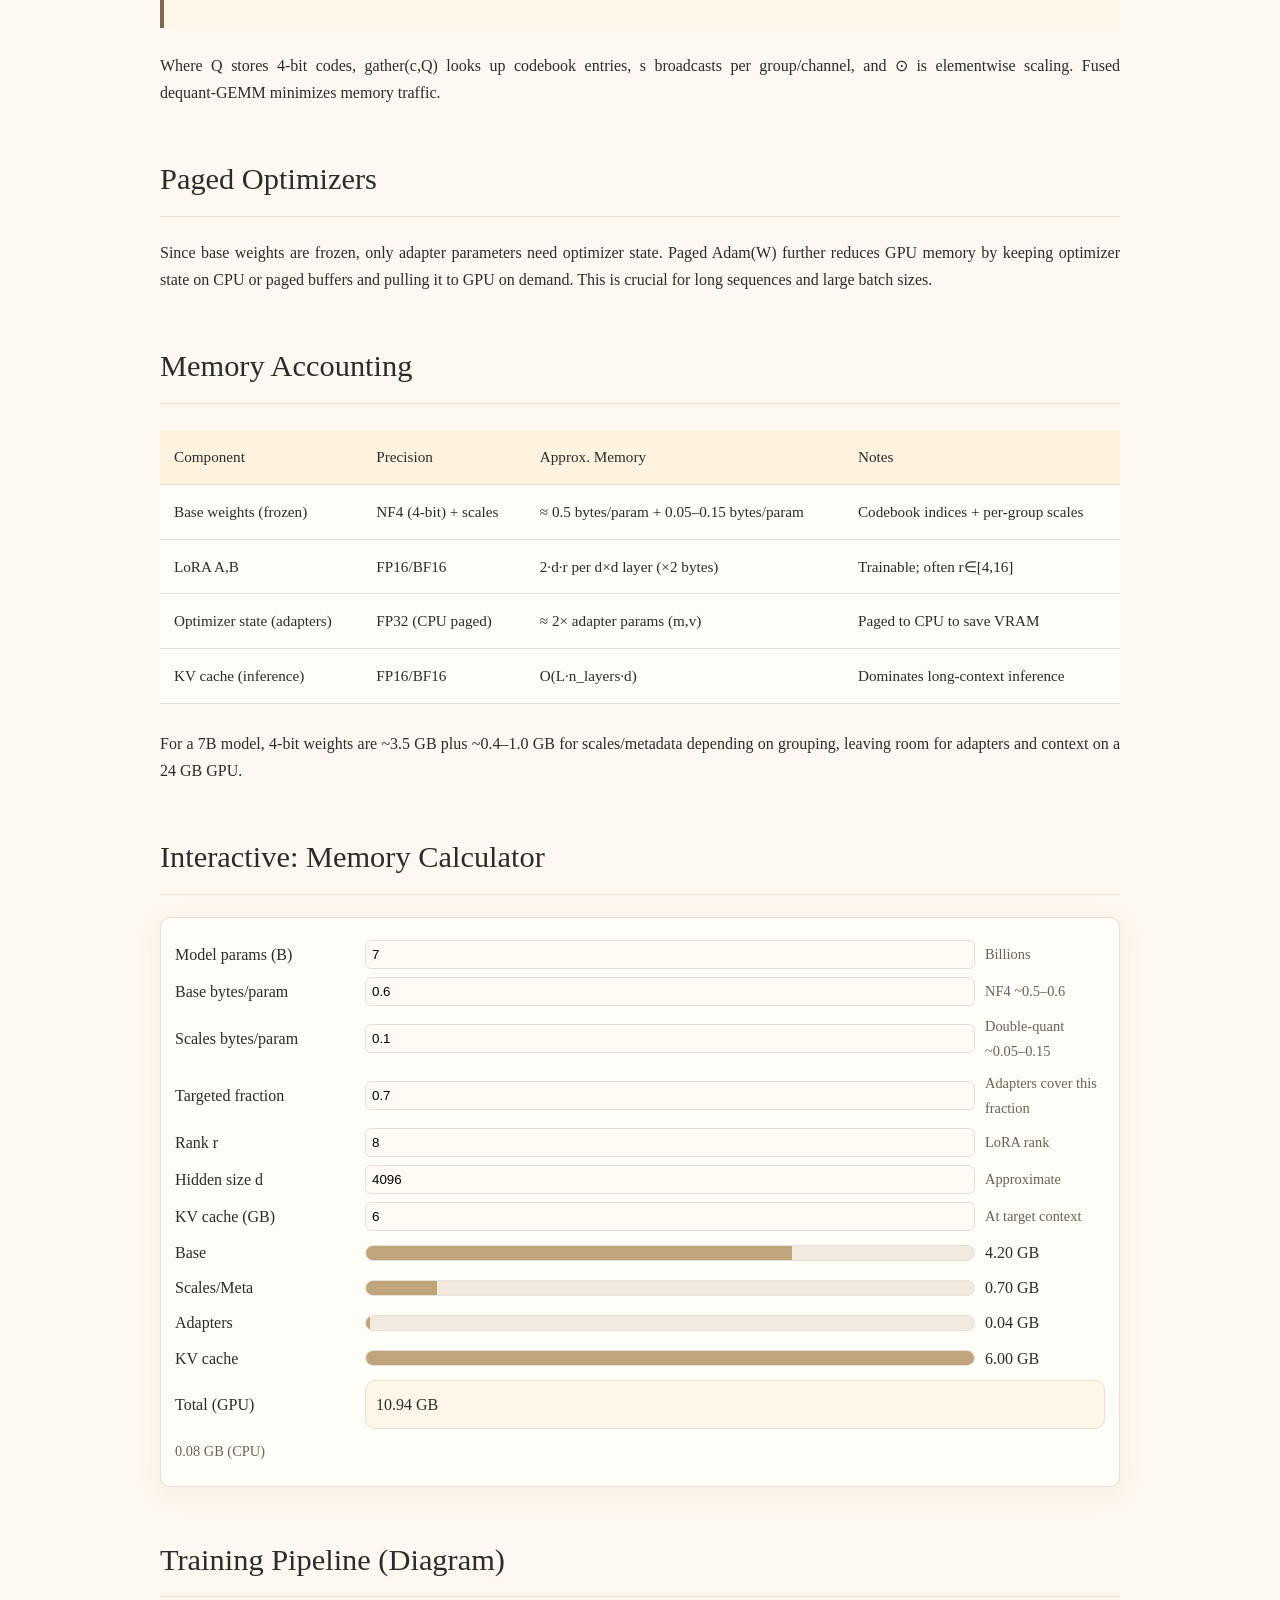
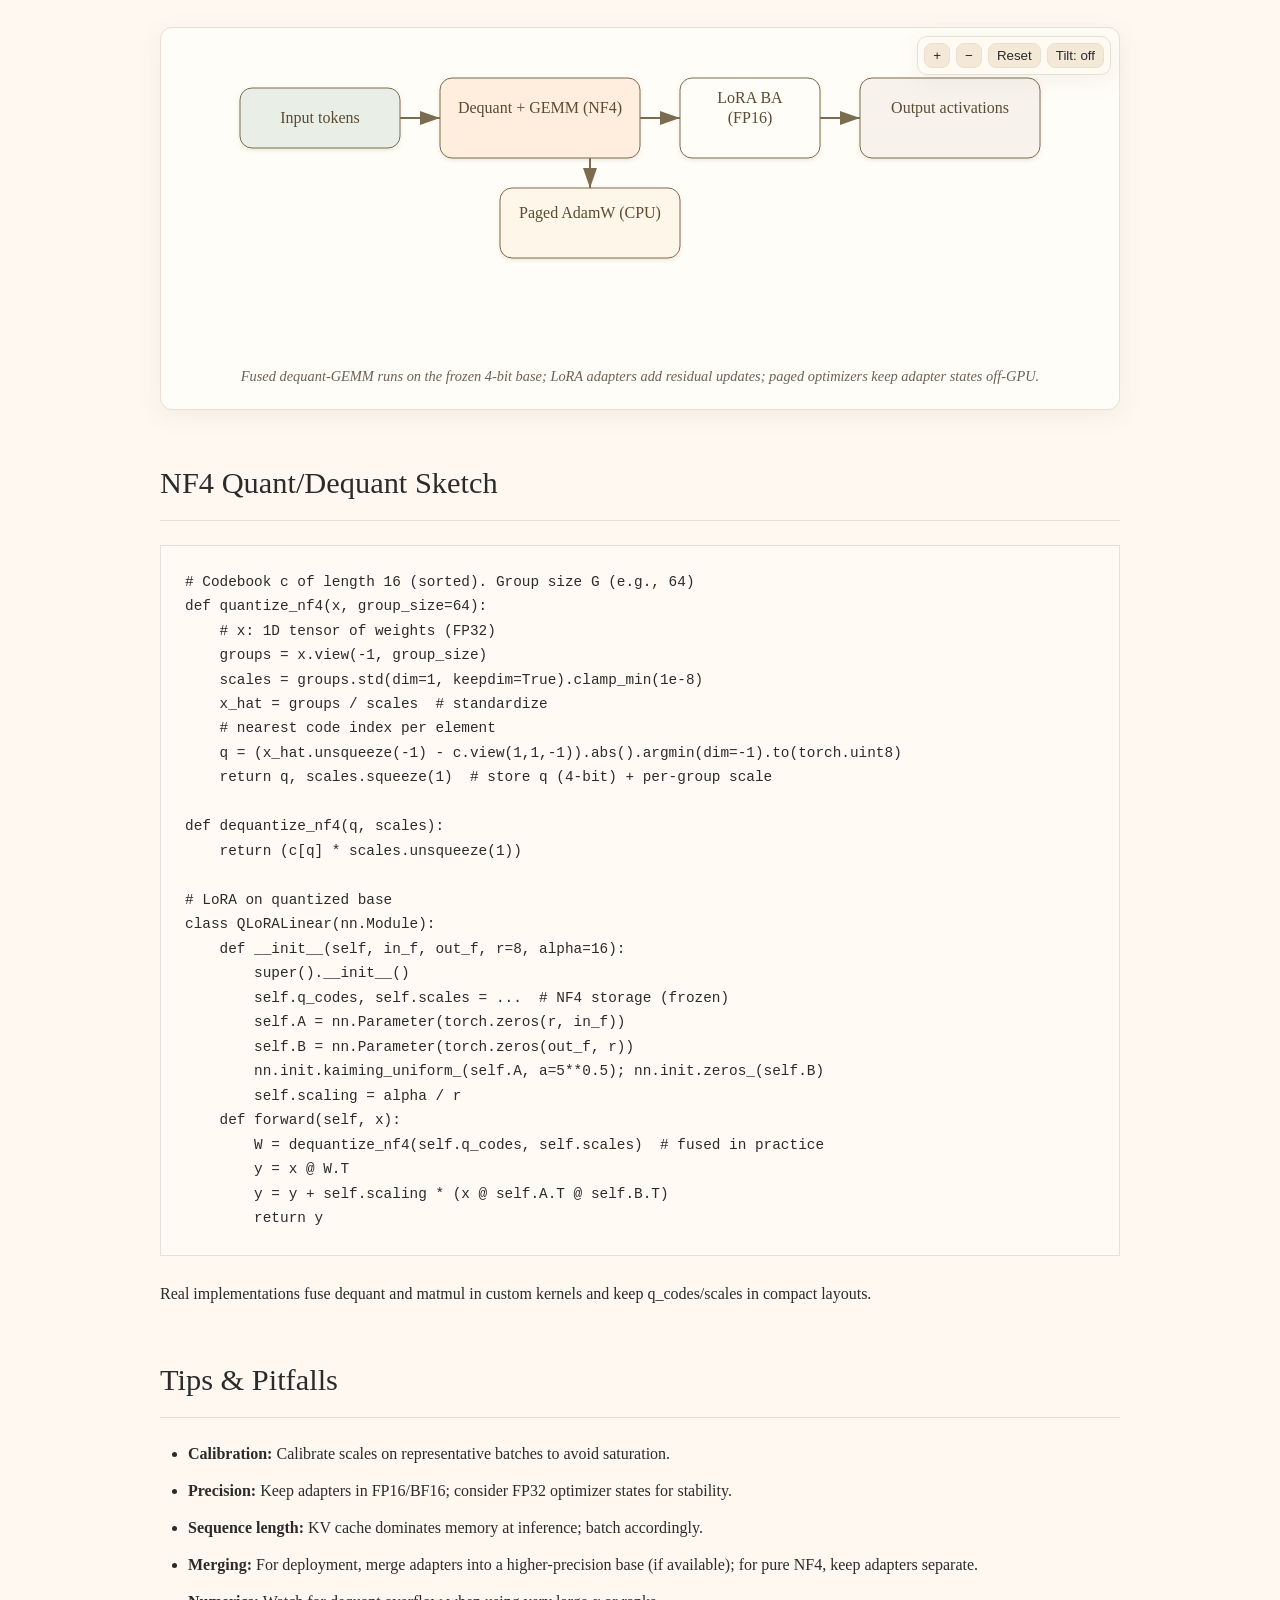
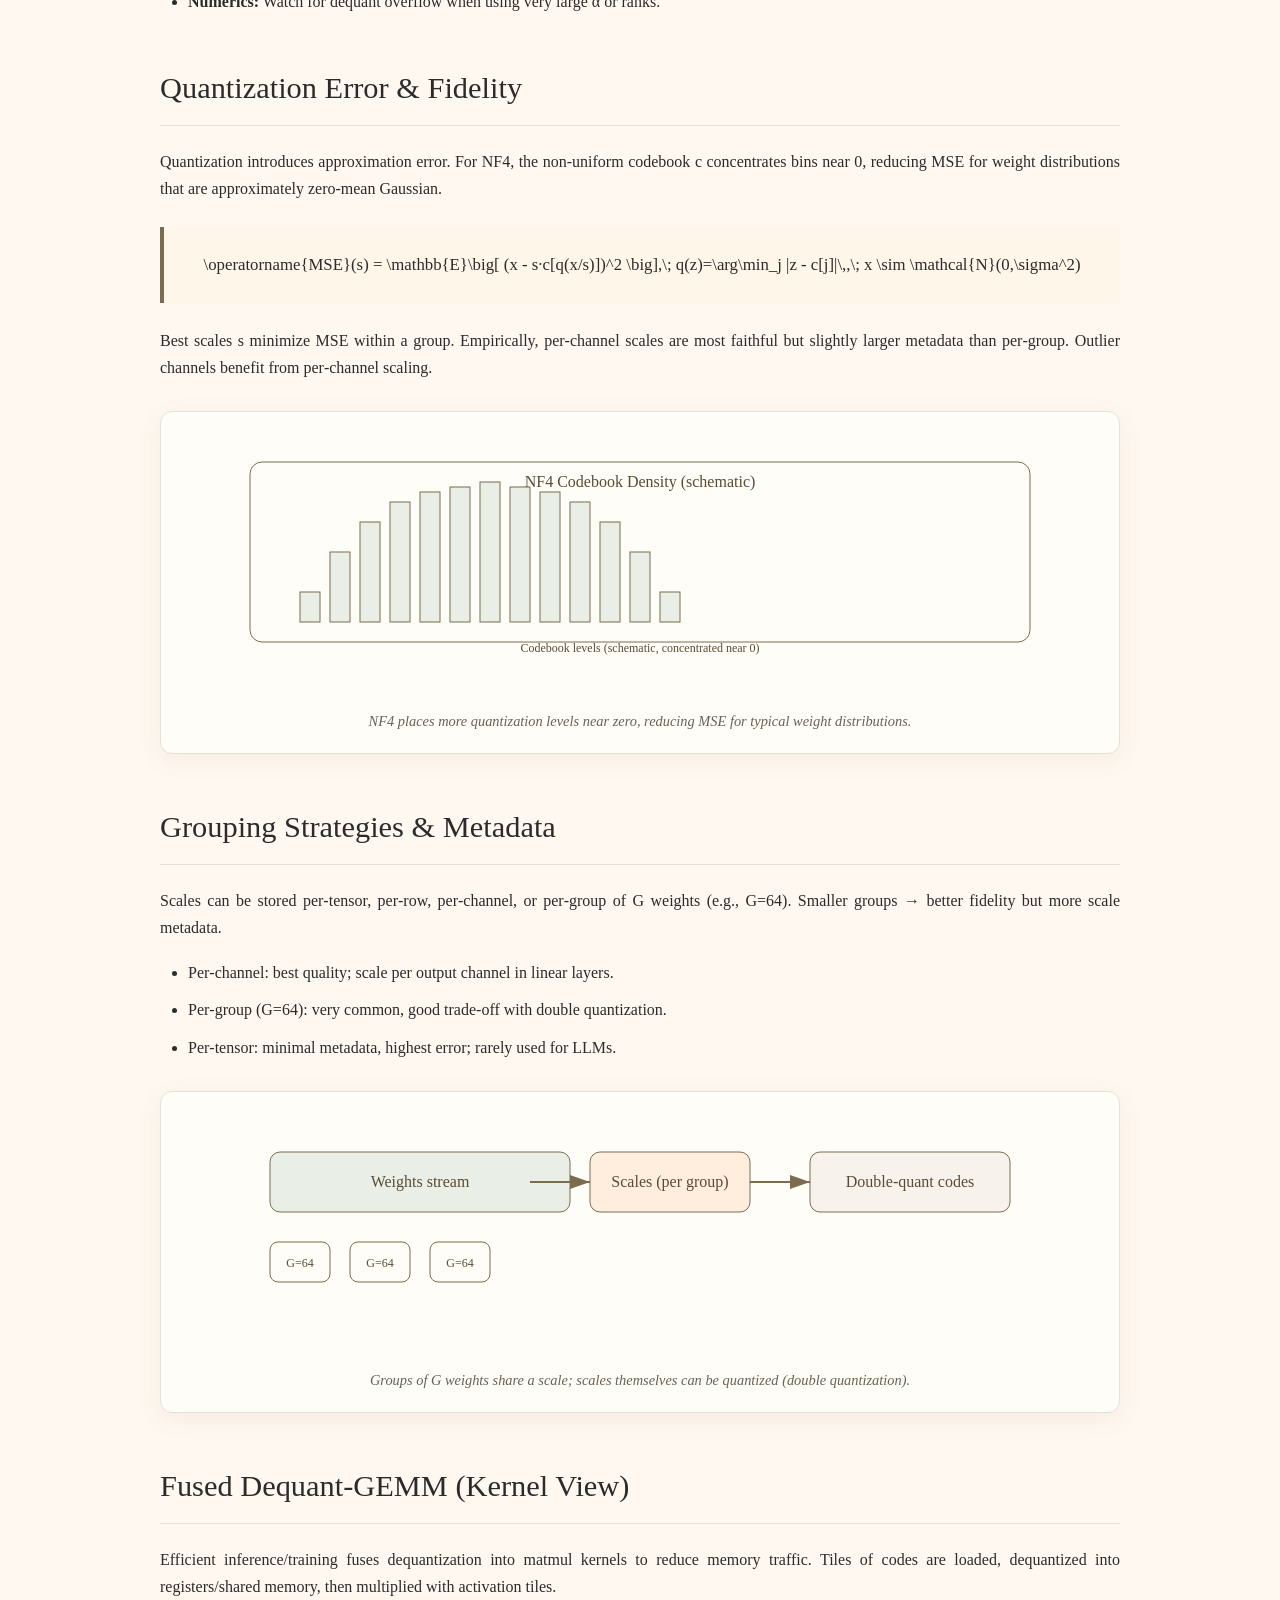
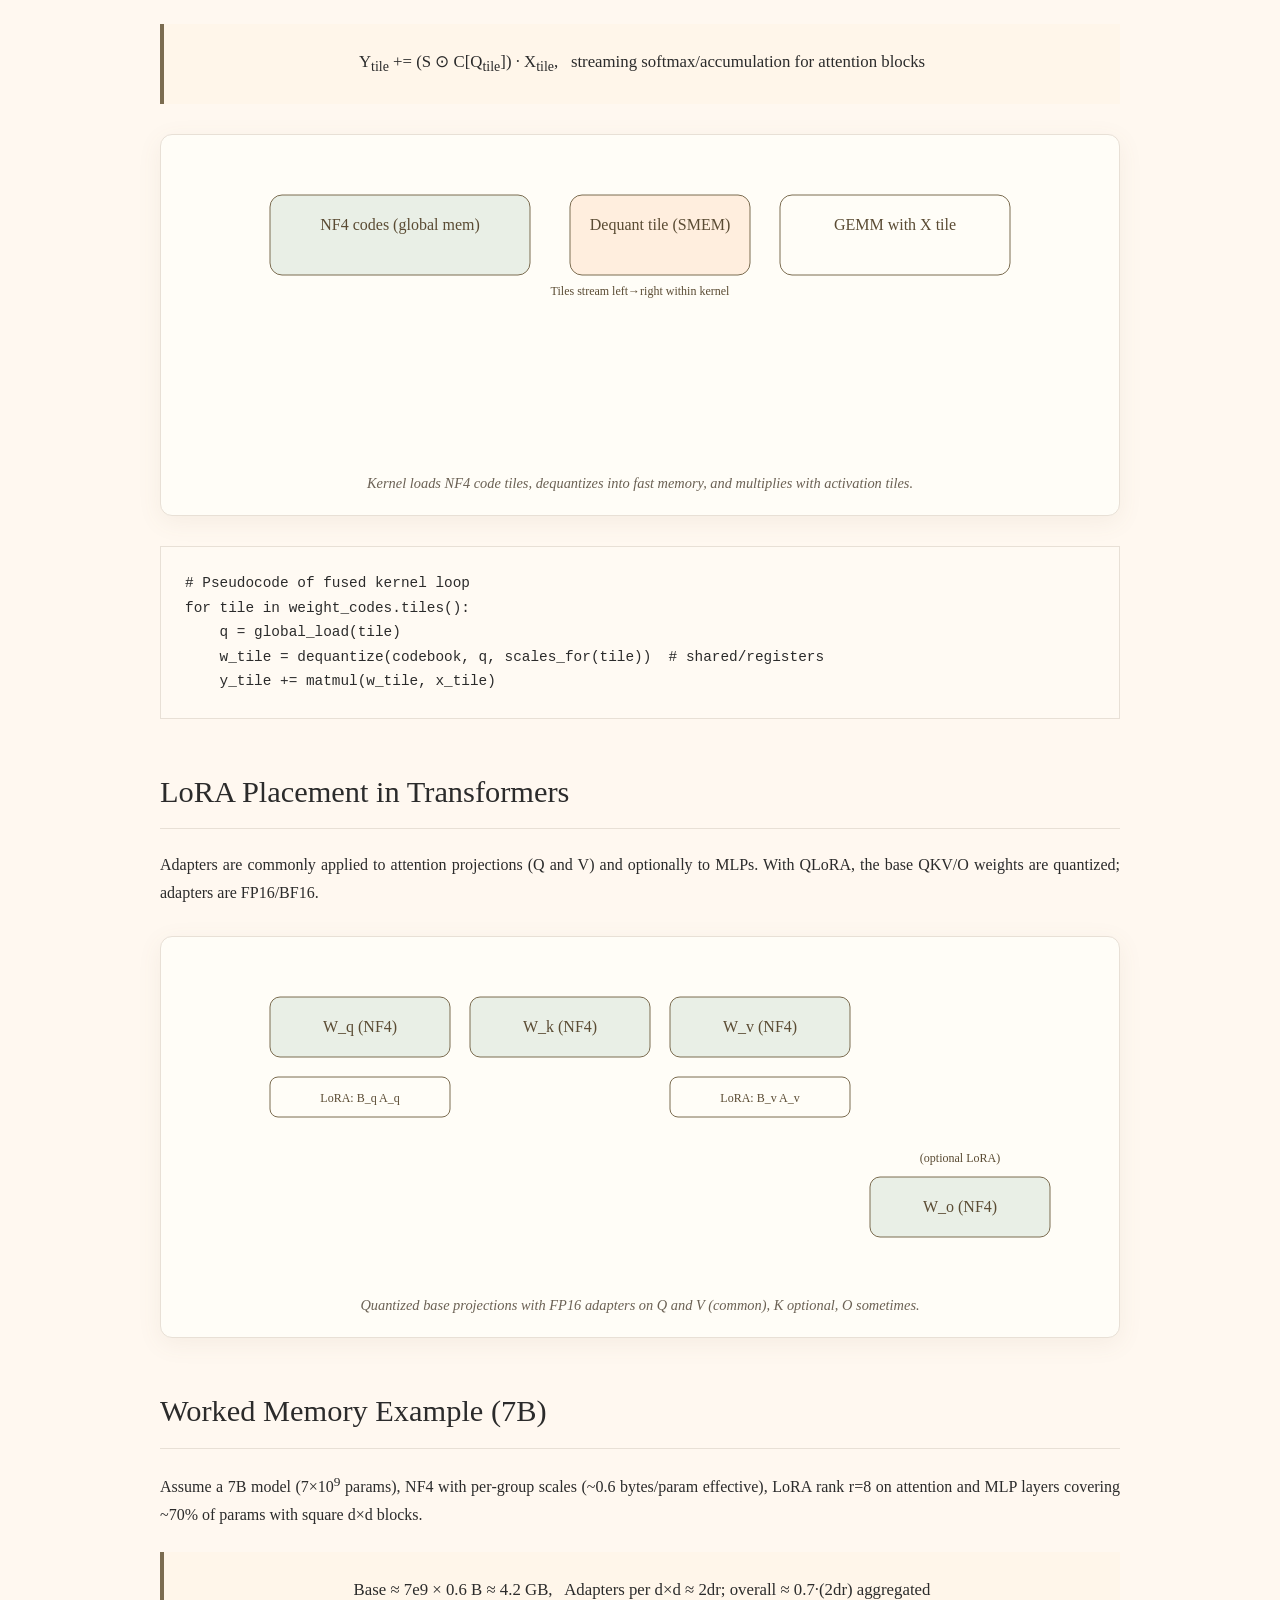
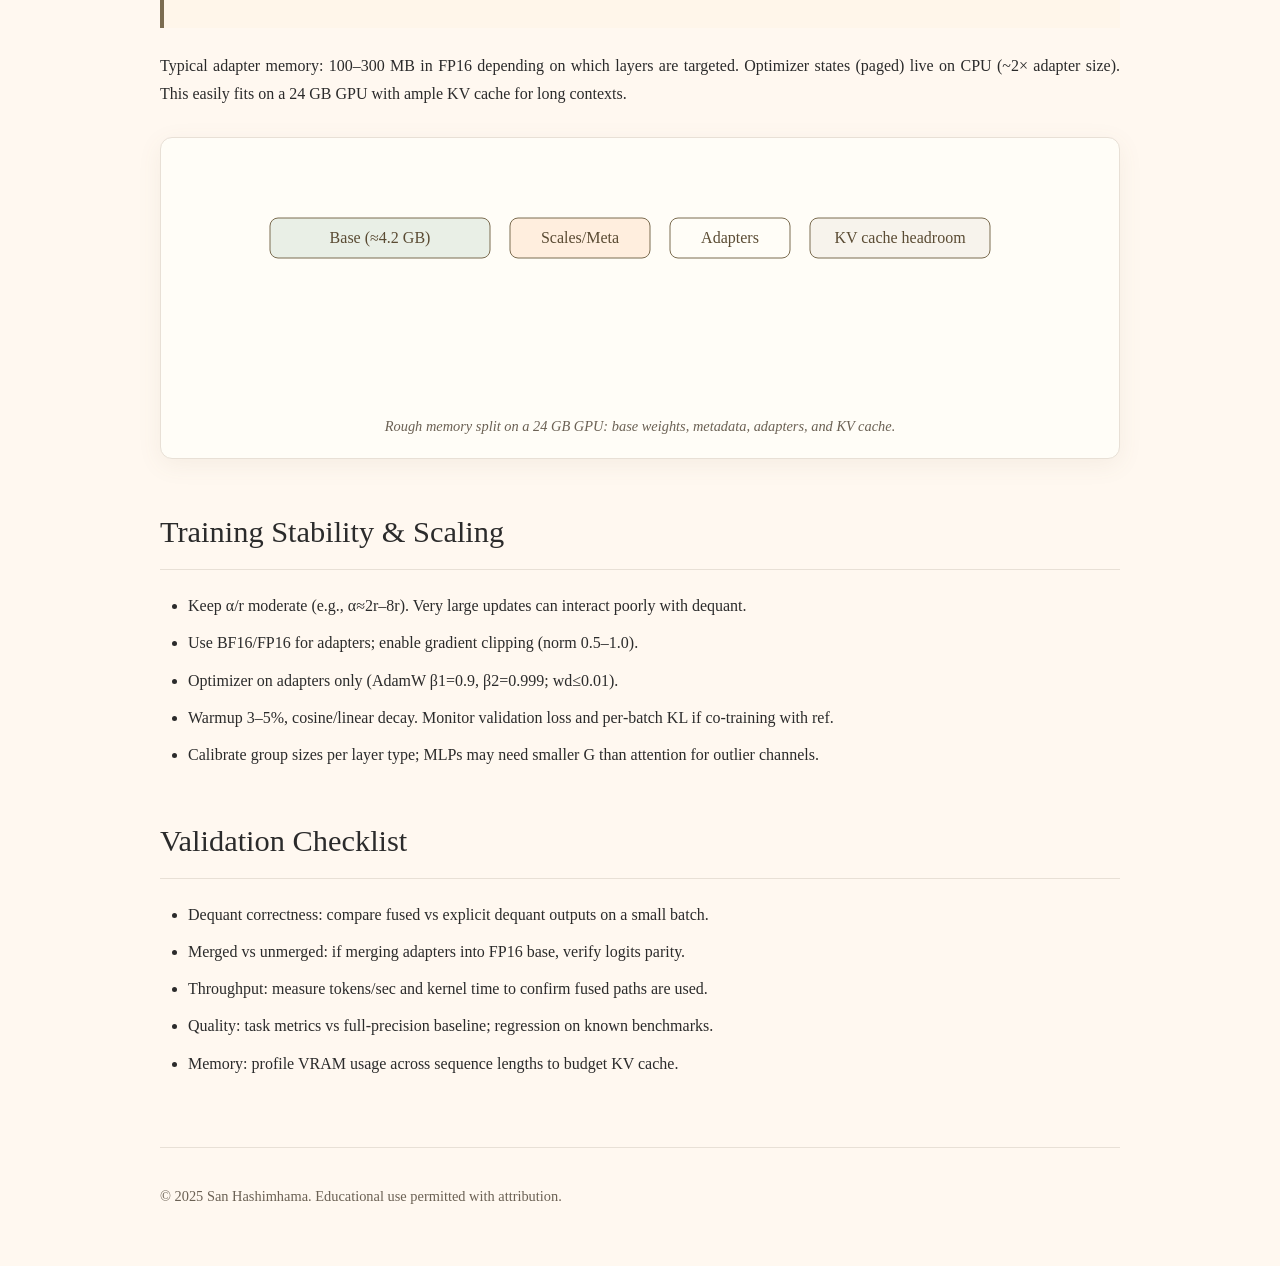
<file: qlora.html>
<!DOCTYPE html>
<html lang="en">
<head>
  <meta charset="UTF-8">
  <meta name="viewport" content="width=device-width, initial-scale=1">
  <title>QLoRA Internals — 4‑bit Adapters on Quantized Bases</title>
  <style>
    * { margin: 0; padding: 0; box-sizing: border-box; }
    body { font-family: Georgia, serif; line-height: 1.7; color: #333; background: white; max-width: 1000px; margin: 0 auto; padding: 40px 20px; }
    .back-nav { margin-bottom: 40px; }
    .back-nav a { color: #666; text-decoration: none; font-size: 0.9rem; }
    .back-nav a:hover { color: #333; }
    header { margin-bottom: 50px; text-align: center; padding-bottom: 30px; border-bottom: 1px solid #eee; }
    h1 { font-size: 2.6rem; font-weight: normal; margin-bottom: 12px; }
    .subtitle { color: #666; font-size: 1.15rem; margin-bottom: 10px; }
    h2 { font-size: 1.9rem; font-weight: normal; margin: 48px 0 22px; padding-bottom: 10px; border-bottom: 1px solid #eee; }
    h3 { font-size: 1.5rem; font-weight: normal; margin: 30px 0 16px; }
    p { margin-bottom: 18px; text-align: justify; }
    ul, ol { margin: 16px 0 18px 28px; }
    li { margin-bottom: 10px; }
    .math-formula { background: #f8f8f8; padding: 24px; margin: 24px 0; border-left: 3px solid #333; text-align: center; font-size: 1.05rem; }
    .diagram-container { margin: 30px 0; text-align: center; }
    .diagram-caption { font-size: 0.9rem; color: #666; margin-top: 8px; font-style: italic; }
    .code-block { background: #f8f8f8; padding: 24px; margin: 24px 0; font-family: 'Courier New', monospace; font-size: 0.9rem; overflow-x: auto; border: 1px solid #ddd; }
    table { width: 100%; border-collapse: collapse; margin: 26px 0; font-size: 0.95rem; }
    th, td { padding: 14px; text-align: left; border-bottom: 1px solid #ddd; }
    th { background: #f8f8f8; font-weight: normal; }
    footer { margin-top: 70px; padding-top: 36px; border-top: 1px solid #eee; text-align: center; color: #666; font-size: 0.9rem; }
  </style>
  <link rel="stylesheet" href="assets/css/theme.css">
  <script src="assets/js/site.js" defer></script>
</head>
<body>
  <nav class="back-nav">
    <a href="index.html">← Back to Home</a>
  </nav>

  <header>
    <h1>QLoRA Internals</h1>
    <p class="subtitle">NF4 quantization, double quant, dequant math, and paged optimizers</p>
  </header>

  <section>
    <h2>Why QLoRA</h2>
    <p>QLoRA enables parameter‑efficient fine‑tuning on a 4‑bit quantized base model while training small LoRA adapters in higher precision. The base weights are frozen and stored with ultra‑low memory, while adapters capture task‑specific updates. Coupled with paged optimizers, this allows single‑GPU fine‑tuning of multi‑billion‑parameter models with minimal quality loss.</p>
  </section>

  <section>
    <h2>NF4 Quantization</h2>
    <p>NormalFloat4 (NF4) is a 4‑bit, non‑uniform quantizer whose 16 codebook values approximate the cumulative distribution of standardized weights (roughly Gaussian). Rather than linear steps, NF4 places more levels near 0 to preserve small weights.</p>
    <div class="math-formula">
      x ∈ ℝ → \hat{x} = s·c[q] + b, &nbsp; q ∈ {0,…,15}
    </div>
    <p>Here c[q] is a fixed 16‑entry codebook on standardized space, s is a per‑group or per‑channel scale, and b is an optional bias/offset (often 0). Quantization selects the nearest code:</p>
    <div class="math-formula">
      q(x) = argmin<sub>q</sub> | (x − b)/s − c[q] |
    </div>
    <p>Grouping choices (e.g., 64 weights per group) trade off fidelity and metadata overhead. Per‑channel scales give higher fidelity but slightly larger metadata.</p>
  </section>

  <section>
    <h2>Double Quantization</h2>
    <p>To reduce overhead further, QLoRA “double‑quantizes” scales: instead of storing s as FP16 per group, it stores quantized scales ŝ using an 8‑bit quantizer with its own codebook and a small set of shared scales. This can halve the metadata memory for scales with negligible loss.</p>
    <div class="math-formula">
      s ≈ s<sub>0</sub> · d[k], &nbsp; k ∈ {0,…,255}
    </div>
    <p>At runtime, dequant uses the small codebook d and reconstructs s before reconstructing x̂. In practice, libraries handle this transparently.</p>
  </section>

  <section>
    <h2>Dequantization Math</h2>
    <p>During forward passes, matrix multiplications operate on dequantized values on‑the‑fly (often in fused kernels):</p>
    <div class="math-formula">
      \hat{W} = s ⊙ gather(c, Q) + b, &nbsp; y = \hat{W}x
    </div>
    <p>Where Q stores 4‑bit codes, gather(c,Q) looks up codebook entries, s broadcasts per group/channel, and ⊙ is elementwise scaling. Fused dequant‑GEMM minimizes memory traffic.</p>
  </section>

  <section>
    <h2>Paged Optimizers</h2>
    <p>Since base weights are frozen, only adapter parameters need optimizer state. Paged Adam(W) further reduces GPU memory by keeping optimizer state on CPU or paged buffers and pulling it to GPU on demand. This is crucial for long sequences and large batch sizes.</p>
  </section>

  <section>
    <h2>Memory Accounting</h2>
    <table>
      <thead>
        <tr>
          <th>Component</th>
          <th>Precision</th>
          <th>Approx. Memory</th>
          <th>Notes</th>
        </tr>
      </thead>
      <tbody>
        <tr>
          <td>Base weights (frozen)</td>
          <td>NF4 (4‑bit) + scales</td>
          <td>≈ 0.5 bytes/param + 0.05–0.15 bytes/param</td>
          <td>Codebook indices + per‑group scales</td>
        </tr>
        <tr>
          <td>LoRA A,B</td>
          <td>FP16/BF16</td>
          <td>2·d·r per d×d layer (×2 bytes)</td>
          <td>Trainable; often r∈[4,16]</td>
        </tr>
        <tr>
          <td>Optimizer state (adapters)</td>
          <td>FP32 (CPU paged)</td>
          <td>≈ 2× adapter params (m,v)</td>
          <td>Paged to CPU to save VRAM</td>
        </tr>
        <tr>
          <td>KV cache (inference)</td>
          <td>FP16/BF16</td>
          <td>O(L·n_layers·d)</td>
          <td>Dominates long‑context inference</td>
        </tr>
      </tbody>
    </table>
    <p>For a 7B model, 4‑bit weights are ~3.5 GB plus ~0.4–1.0 GB for scales/metadata depending on grouping, leaving room for adapters and context on a 24 GB GPU.</p>
  </section>

  <section>
    <h2>Interactive: Memory Calculator</h2>
    <div id="qlora-calc" class="controls">
      <div class="row"><div>Model params (B)</div><input id="qc_params_b" type="number" step="0.1" value="7"><div class="hint">Billions</div></div>
      <div class="row"><div>Base bytes/param</div><input id="qc_base_bpp" type="number" step="0.01" value="0.6"><div class="hint">NF4 ~0.5–0.6</div></div>
      <div class="row"><div>Scales bytes/param</div><input id="qc_scales_bpp" type="number" step="0.01" value="0.1"><div class="hint">Double‑quant ~0.05–0.15</div></div>
      <div class="row"><div>Targeted fraction</div><input id="qc_cov" type="number" step="0.05" value="0.7"><div class="hint">Adapters cover this fraction</div></div>
      <div class="row"><div>Rank r</div><input id="qc_r" type="number" step="1" value="8"><div class="hint">LoRA rank</div></div>
      <div class="row"><div>Hidden size d</div><input id="qc_d" type="number" step="64" value="4096"><div class="hint">Approximate</div></div>
      <div class="row"><div>KV cache (GB)</div><input id="qc_kv_gb" type="number" step="0.5" value="6"><div class="hint">At target context</div></div>
      <div class="row"><div>Base</div><div class="bar-track"><div id="qbar_base" class="bar" style="width:40%"></div></div><div id="qout_base" class="output">—</div></div>
      <div class="row"><div>Scales/Meta</div><div class="bar-track"><div id="qbar_scales" class="bar" style="width:10%"></div></div><div id="qout_scales">—</div></div>
      <div class="row"><div>Adapters</div><div class="bar-track"><div id="qbar_adapters" class="bar" style="width:10%"></div></div><div id="qout_adapters">—</div></div>
      <div class="row"><div>KV cache</div><div class="bar-track"><div id="qbar_kv" class="bar" style="width:10%"></div></div><div id="qout_kv">—</div></div>
      <div class="row"><div>Total (GPU)</div><div class="output-box" style="grid-column: span 2" id="qout_total">—</div><div id="qout_opt" class="hint">optimizer</div></div>
    </div>
  </section>

  <section>
    <h2>Training Pipeline (Diagram)</h2>
    <div class="diagram-container" data-tilt>
      <svg width="880" height="300" viewBox="0 0 880 300" data-panzoom>
        <defs>
          <filter id="ds2" x="-20%" y="-20%" width="140%" height="140%">
            <feDropShadow dx="0" dy="2" stdDeviation="2" flood-color="#7B6C50" flood-opacity="0.15"/>
          </filter>
          <marker id="arr2" markerWidth="10" markerHeight="7" refX="10" refY="3.5" orient="auto">
            <polygon points="0 0, 10 3.5, 0 7" fill="#7B6C50"/>
          </marker>
        </defs>
        <rect x="40" y="40" width="160" height="60" rx="12" fill="#e9efe6" stroke="#7B6C50" filter="url(#ds2)" data-draggable/>
        <text x="120" y="75" text-anchor="middle" fill="#5A4B33">Input tokens</text>
        <path d="M 200 70 L 240 70" stroke="#7B6C50" stroke-width="2" marker-end="url(#arr2)"/>
        <rect x="240" y="30" width="200" height="80" rx="12" fill="#ffeede" stroke="#7B6C50" filter="url(#ds2)" data-draggable/>
        <text x="340" y="65" text-anchor="middle" fill="#5A4B33">Dequant + GEMM (NF4)</text>
        <path d="M 440 70 L 480 70" stroke="#7B6C50" stroke-width="2" marker-end="url(#arr2)"/>
        <rect x="480" y="30" width="140" height="80" rx="12" fill="#FFFDF7" stroke="#7B6C50" filter="url(#ds2)" data-draggable/>
        <text x="550" y="55" text-anchor="middle" fill="#5A4B33">LoRA BA</text>
        <text x="550" y="75" text-anchor="middle" fill="#5A4B33">(FP16)</text>
        <path d="M 620 70 L 660 70" stroke="#7B6C50" stroke-width="2" marker-end="url(#arr2)"/>
        <rect x="660" y="30" width="180" height="80" rx="12" fill="#f7f3ec" stroke="#7B6C50" filter="url(#ds2)" data-draggable/>
        <text x="750" y="65" text-anchor="middle" fill="#5A4B33">Output activations</text>
        <rect x="300" y="140" width="180" height="70" rx="12" fill="#FFF6EA" stroke="#7B6C50" filter="url(#ds2)" data-draggable/>
        <text x="390" y="170" text-anchor="middle" fill="#5A4B33">Paged AdamW (CPU)</text>
        <path d="M 390 110 L 390 140" stroke="#7B6C50" stroke-width="2" marker-end="url(#arr2)"/>
      </svg>
      <div class="diagram-caption">Fused dequant‑GEMM runs on the frozen 4‑bit base; LoRA adapters add residual updates; paged optimizers keep adapter states off‑GPU.</div>
    </div>
  </section>

  <section>
    <h2>NF4 Quant/Dequant Sketch</h2>
    <div class="code-block">
<pre><code># Codebook c of length 16 (sorted). Group size G (e.g., 64)
def quantize_nf4(x, group_size=64):
    # x: 1D tensor of weights (FP32)
    groups = x.view(-1, group_size)
    scales = groups.std(dim=1, keepdim=True).clamp_min(1e-8)
    x_hat = groups / scales  # standardize
    # nearest code index per element
    q = (x_hat.unsqueeze(-1) - c.view(1,1,-1)).abs().argmin(dim=-1).to(torch.uint8)
    return q, scales.squeeze(1)  # store q (4-bit) + per-group scale

def dequantize_nf4(q, scales):
    return (c[q] * scales.unsqueeze(1))

# LoRA on quantized base
class QLoRALinear(nn.Module):
    def __init__(self, in_f, out_f, r=8, alpha=16):
        super().__init__()
        self.q_codes, self.scales = ...  # NF4 storage (frozen)
        self.A = nn.Parameter(torch.zeros(r, in_f))
        self.B = nn.Parameter(torch.zeros(out_f, r))
        nn.init.kaiming_uniform_(self.A, a=5**0.5); nn.init.zeros_(self.B)
        self.scaling = alpha / r
    def forward(self, x):
        W = dequantize_nf4(self.q_codes, self.scales)  # fused in practice
        y = x @ W.T
        y = y + self.scaling * (x @ self.A.T @ self.B.T)
        return y
</code></pre>
    </div>
    <p>Real implementations fuse dequant and matmul in custom kernels and keep q_codes/scales in compact layouts.</p>
  </section>

  <section>
    <h2>Tips & Pitfalls</h2>
    <ul>
      <li><strong>Calibration:</strong> Calibrate scales on representative batches to avoid saturation.</li>
      <li><strong>Precision:</strong> Keep adapters in FP16/BF16; consider FP32 optimizer states for stability.</li>
      <li><strong>Sequence length:</strong> KV cache dominates memory at inference; batch accordingly.</li>
      <li><strong>Merging:</strong> For deployment, merge adapters into a higher‑precision base (if available); for pure NF4, keep adapters separate.</li>
      <li><strong>Numerics:</strong> Watch for dequant overflow when using very large α or ranks.</li>
    </ul>
  </section>

  <section>
    <h2>Quantization Error & Fidelity</h2>
    <p>Quantization introduces approximation error. For NF4, the non‑uniform codebook c concentrates bins near 0, reducing MSE for weight distributions that are approximately zero‑mean Gaussian.</p>
    <div class="math-formula">
      \operatorname{MSE}(s) = \mathbb{E}\big[ (x - s·c[q(x/s)])^2 \big],\; q(z)=\arg\min_j |z - c[j]|\,,\; x \sim \mathcal{N}(0,\sigma^2)
    </div>
    <p>Best scales s minimize MSE within a group. Empirically, per‑channel scales are most faithful but slightly larger metadata than per‑group. Outlier channels benefit from per‑channel scaling.</p>
    <div class="diagram-container">
      <svg width="860" height="260" viewBox="0 0 860 260">
        <rect x="40" y="30" width="780" height="180" rx="12" fill="#FFFDF7" stroke="#7B6C50"/>
        <text x="430" y="55" text-anchor="middle" fill="#5A4B33">NF4 Codebook Density (schematic)</text>
        <!-- Bars (denser near 0) -->
        <rect x="90" y="160" width="20" height="30" fill="#e9efe6" stroke="#7B6C50"/>
        <rect x="120" y="120" width="20" height="70" fill="#e9efe6" stroke="#7B6C50"/>
        <rect x="150" y="90" width="20" height="100" fill="#e9efe6" stroke="#7B6C50"/>
        <rect x="180" y="70" width="20" height="120" fill="#e9efe6" stroke="#7B6C50"/>
        <rect x="210" y="60" width="20" height="130" fill="#e9efe6" stroke="#7B6C50"/>
        <rect x="240" y="55" width="20" height="135" fill="#e9efe6" stroke="#7B6C50"/>
        <rect x="270" y="50" width="20" height="140" fill="#e9efe6" stroke="#7B6C50"/>
        <rect x="300" y="55" width="20" height="135" fill="#e9efe6" stroke="#7B6C50"/>
        <rect x="330" y="60" width="20" height="130" fill="#e9efe6" stroke="#7B6C50"/>
        <rect x="360" y="70" width="20" height="120" fill="#e9efe6" stroke="#7B6C50"/>
        <rect x="390" y="90" width="20" height="100" fill="#e9efe6" stroke="#7B6C50"/>
        <rect x="420" y="120" width="20" height="70" fill="#e9efe6" stroke="#7B6C50"/>
        <rect x="450" y="160" width="20" height="30" fill="#e9efe6" stroke="#7B6C50"/>
        <text x="430" y="220" text-anchor="middle" font-size="12" fill="#5A4B33">Codebook levels (schematic, concentrated near 0)</text>
      </svg>
      <div class="diagram-caption">NF4 places more quantization levels near zero, reducing MSE for typical weight distributions.</div>
    </div>
  </section>

  <section>
    <h2>Grouping Strategies & Metadata</h2>
    <p>Scales can be stored per‑tensor, per‑row, per‑channel, or per‑group of G weights (e.g., G=64). Smaller groups → better fidelity but more scale metadata.</p>
    <ul>
      <li>Per‑channel: best quality; scale per output channel in linear layers.</li>
      <li>Per‑group (G=64): very common, good trade‑off with double quantization.</li>
      <li>Per‑tensor: minimal metadata, highest error; rarely used for LLMs.</li>
    </ul>
    <div class="diagram-container">
      <svg width="860" height="240" viewBox="0 0 860 240">
        <defs>
          <marker id="arrg" markerWidth="10" markerHeight="7" refX="10" refY="3.5" orient="auto">
            <polygon points="0 0, 10 3.5, 0 7" fill="#7B6C50"/>
          </marker>
        </defs>
        <rect x="60" y="40" width="300" height="60" rx="10" fill="#e9efe6" stroke="#7B6C50"/>
        <text x="210" y="75" text-anchor="middle" fill="#5A4B33">Weights stream</text>
        <rect x="60" y="130" width="60" height="40" rx="8" fill="#FFFDF7" stroke="#7B6C50"/>
        <text x="90" y="155" text-anchor="middle" font-size="12" fill="#5A4B33">G=64</text>
        <rect x="140" y="130" width="60" height="40" rx="8" fill="#FFFDF7" stroke="#7B6C50"/>
        <text x="170" y="155" text-anchor="middle" font-size="12" fill="#5A4B33">G=64</text>
        <rect x="220" y="130" width="60" height="40" rx="8" fill="#FFFDF7" stroke="#7B6C50"/>
        <text x="250" y="155" text-anchor="middle" font-size="12" fill="#5A4B33">G=64</text>
        <path d="M 320 70 L 380 70" stroke="#7B6C50" stroke-width="2" marker-end="url(#arrg)"/>
        <rect x="380" y="40" width="160" height="60" rx="10" fill="#ffeede" stroke="#7B6C50"/>
        <text x="460" y="75" text-anchor="middle" fill="#5A4B33">Scales (per group)</text>
        <path d="M 540 70 L 600 70" stroke="#7B6C50" stroke-width="2" marker-end="url(#arrg)"/>
        <rect x="600" y="40" width="200" height="60" rx="10" fill="#f7f3ec" stroke="#7B6C50"/>
        <text x="700" y="75" text-anchor="middle" fill="#5A4B33">Double‑quant codes</text>
      </svg>
      <div class="diagram-caption">Groups of G weights share a scale; scales themselves can be quantized (double quantization).</div>
    </div>
  </section>

  <section>
    <h2>Fused Dequant‑GEMM (Kernel View)</h2>
    <p>Efficient inference/training fuses dequantization into matmul kernels to reduce memory traffic. Tiles of codes are loaded, dequantized into registers/shared memory, then multiplied with activation tiles.</p>
    <div class="math-formula">
      Y<sub>tile</sub> += (S ⊙ C[Q<sub>tile</sub>]) · X<sub>tile</sub>, &nbsp; streaming softmax/accumulation for attention blocks
    </div>
    <div class="diagram-container">
      <svg width="860" height="300" viewBox="0 0 860 300">
        <rect x="60" y="40" width="260" height="80" rx="12" fill="#e9efe6" stroke="#7B6C50"/>
        <text x="190" y="75" text-anchor="middle" fill="#5A4B33">NF4 codes (global mem)</text>
        <rect x="360" y="40" width="180" height="80" rx="12" fill="#ffeede" stroke="#7B6C50"/>
        <text x="450" y="75" text-anchor="middle" fill="#5A4B33">Dequant tile (SMEM)</text>
        <rect x="570" y="40" width="230" height="80" rx="12" fill="#FFFDF7" stroke="#7B6C50"/>
        <text x="685" y="75" text-anchor="middle" fill="#5A4B33">GEMM with X tile</text>
        <text x="430" y="140" text-anchor="middle" font-size="12" fill="#5A4B33">Tiles stream left→right within kernel</text>
      </svg>
      <div class="diagram-caption">Kernel loads NF4 code tiles, dequantizes into fast memory, and multiplies with activation tiles.</div>
    </div>
    <div class="code-block">
<pre><code># Pseudocode of fused kernel loop
for tile in weight_codes.tiles():
    q = global_load(tile)
    w_tile = dequantize(codebook, q, scales_for(tile))  # shared/registers
    y_tile += matmul(w_tile, x_tile)
</code></pre>
    </div>
  </section>

  <section>
    <h2>LoRA Placement in Transformers</h2>
    <p>Adapters are commonly applied to attention projections (Q and V) and optionally to MLPs. With QLoRA, the base QKV/O weights are quantized; adapters are FP16/BF16.</p>
    <div class="diagram-container">
      <svg width="860" height="320" viewBox="0 0 860 320">
        <rect x="60" y="40" width="180" height="60" rx="10" fill="#e9efe6" stroke="#7B6C50"/>
        <text x="150" y="75" text-anchor="middle" fill="#5A4B33">W_q (NF4)</text>
        <rect x="60" y="120" width="180" height="40" rx="8" fill="#FFFDF7" stroke="#7B6C50"/>
        <text x="150" y="145" text-anchor="middle" font-size="12" fill="#5A4B33">LoRA: B_q A_q</text>
        <rect x="260" y="40" width="180" height="60" rx="10" fill="#e9efe6" stroke="#7B6C50"/>
        <text x="350" y="75" text-anchor="middle" fill="#5A4B33">W_k (NF4)</text>
        <rect x="460" y="40" width="180" height="60" rx="10" fill="#e9efe6" stroke="#7B6C50"/>
        <text x="550" y="75" text-anchor="middle" fill="#5A4B33">W_v (NF4)</text>
        <rect x="460" y="120" width="180" height="40" rx="8" fill="#FFFDF7" stroke="#7B6C50"/>
        <text x="550" y="145" text-anchor="middle" font-size="12" fill="#5A4B33">LoRA: B_v A_v</text>
        <rect x="660" y="220" width="180" height="60" rx="10" fill="#e9efe6" stroke="#7B6C50"/>
        <text x="750" y="255" text-anchor="middle" fill="#5A4B33">W_o (NF4)</text>
        <text x="750" y="205" text-anchor="middle" font-size="12" fill="#5A4B33">(optional LoRA)</text>
      </svg>
      <div class="diagram-caption">Quantized base projections with FP16 adapters on Q and V (common), K optional, O sometimes.</div>
    </div>
  </section>

  <section>
    <h2>Worked Memory Example (7B)</h2>
    <p>Assume a 7B model (7×10<sup>9</sup> params), NF4 with per‑group scales (~0.6 bytes/param effective), LoRA rank r=8 on attention and MLP layers covering ~70% of params with square d×d blocks.</p>
    <div class="math-formula">
      Base ≈ 7e9 × 0.6 B ≈ 4.2 GB, &nbsp; Adapters per d×d ≈ 2dr; overall ≈ 0.7·(2dr) aggregated
    </div>
    <p>Typical adapter memory: 100–300 MB in FP16 depending on which layers are targeted. Optimizer states (paged) live on CPU (~2× adapter size). This easily fits on a 24 GB GPU with ample KV cache for long contexts.</p>
    <div class="diagram-container">
      <svg width="860" height="240" viewBox="0 0 860 240">
        <rect x="60" y="60" width="220" height="40" rx="8" fill="#e9efe6" stroke="#7B6C50"/>
        <text x="170" y="85" text-anchor="middle" fill="#5A4B33">Base (≈4.2 GB)</text>
        <rect x="300" y="60" width="140" height="40" rx="8" fill="#ffeede" stroke="#7B6C50"/>
        <text x="370" y="85" text-anchor="middle" fill="#5A4B33">Scales/Meta</text>
        <rect x="460" y="60" width="120" height="40" rx="8" fill="#FFFDF7" stroke="#7B6C50"/>
        <text x="520" y="85" text-anchor="middle" fill="#5A4B33">Adapters</text>
        <rect x="600" y="60" width="180" height="40" rx="8" fill="#f7f3ec" stroke="#7B6C50"/>
        <text x="690" y="85" text-anchor="middle" fill="#5A4B33">KV cache headroom</text>
      </svg>
      <div class="diagram-caption">Rough memory split on a 24 GB GPU: base weights, metadata, adapters, and KV cache.</div>
    </div>
  </section>

  <section>
    <h2>Training Stability & Scaling</h2>
    <ul>
      <li>Keep α/r moderate (e.g., α≈2r–8r). Very large updates can interact poorly with dequant.</li>
      <li>Use BF16/FP16 for adapters; enable gradient clipping (norm 0.5–1.0).</li>
      <li>Optimizer on adapters only (AdamW β1=0.9, β2=0.999; wd≤0.01).</li>
      <li>Warmup 3–5%, cosine/linear decay. Monitor validation loss and per‑batch KL if co‑training with ref.</li>
      <li>Calibrate group sizes per layer type; MLPs may need smaller G than attention for outlier channels.</li>
    </ul>
  </section>

  <section>
    <h2>Validation Checklist</h2>
    <ul>
      <li>Dequant correctness: compare fused vs explicit dequant outputs on a small batch.</li>
      <li>Merged vs unmerged: if merging adapters into FP16 base, verify logits parity.</li>
      <li>Throughput: measure tokens/sec and kernel time to confirm fused paths are used.</li>
      <li>Quality: task metrics vs full‑precision baseline; regression on known benchmarks.</li>
      <li>Memory: profile VRAM usage across sequence lengths to budget KV cache.</li>
    </ul>
  </section>

  <footer>
    <p>© 2025 San Hashimhama. Educational use permitted with attribution.</p>
  </footer>
</body>
</html>
</file>
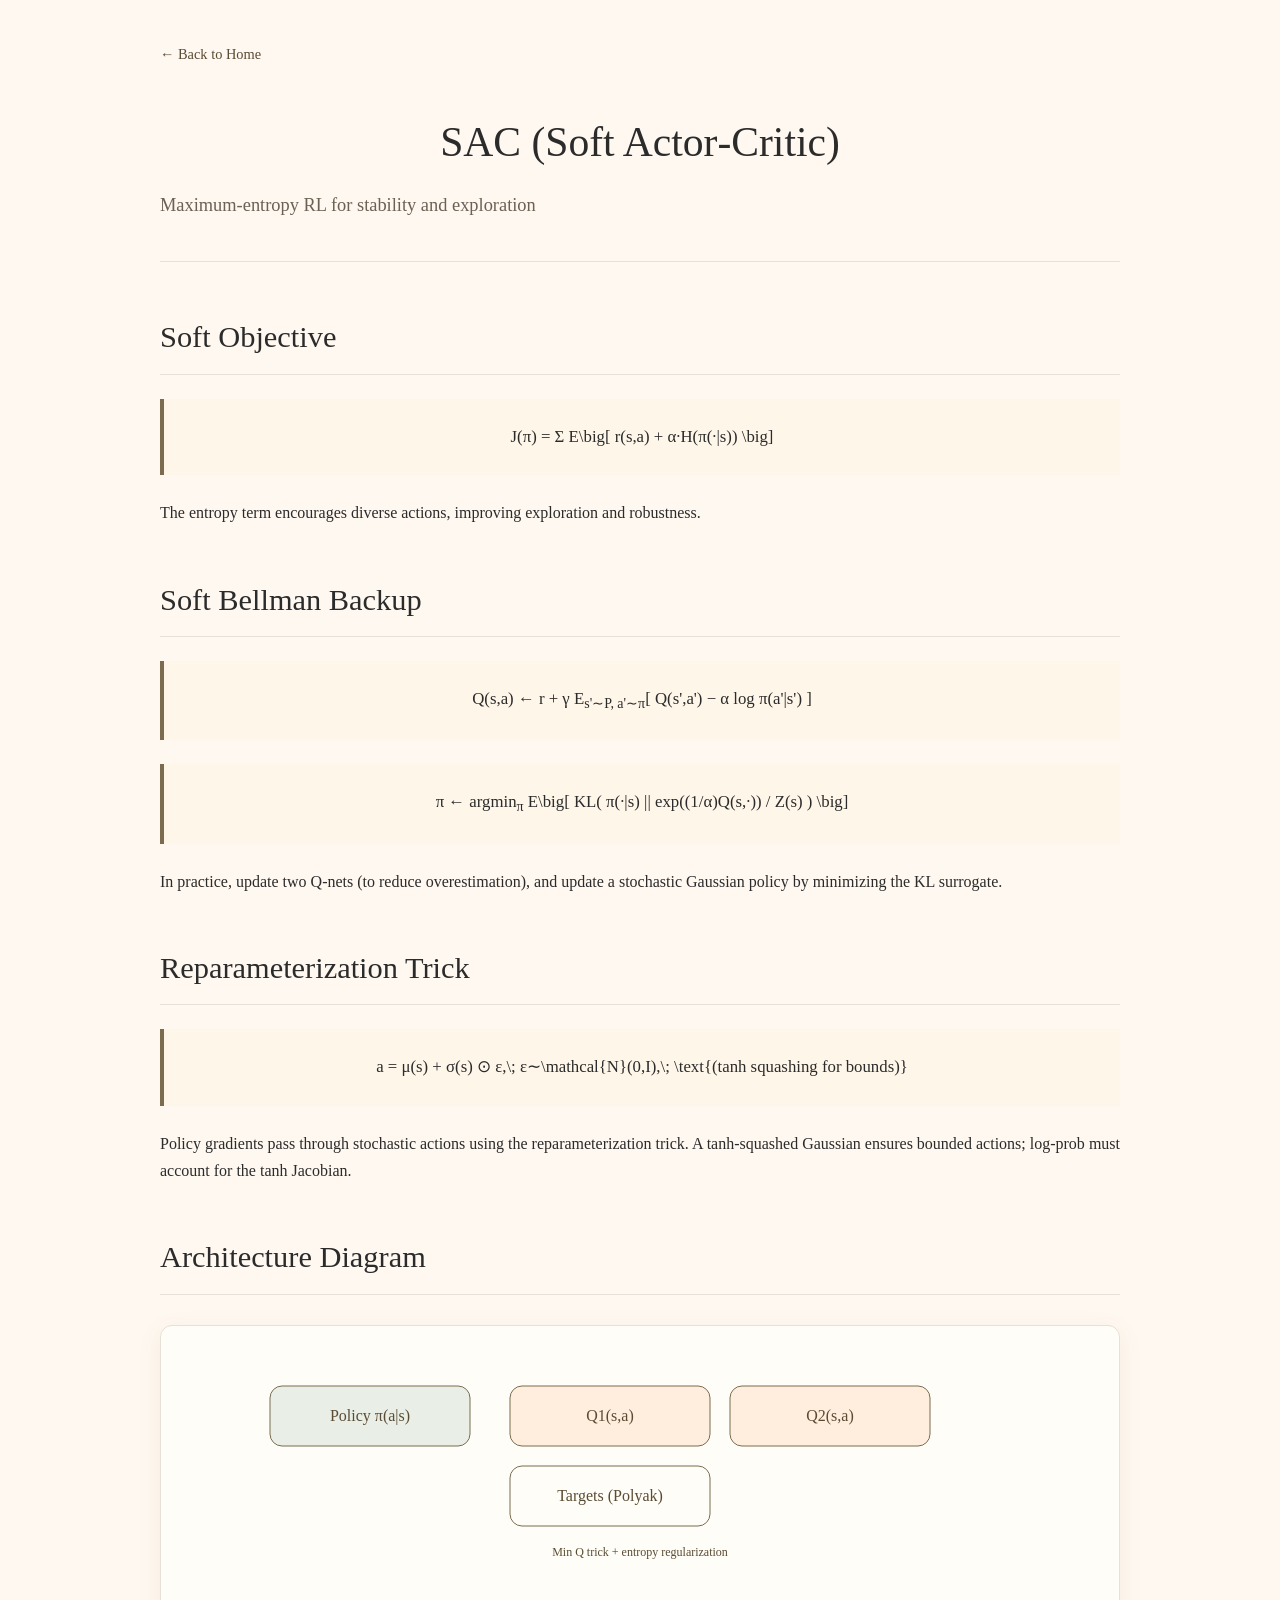
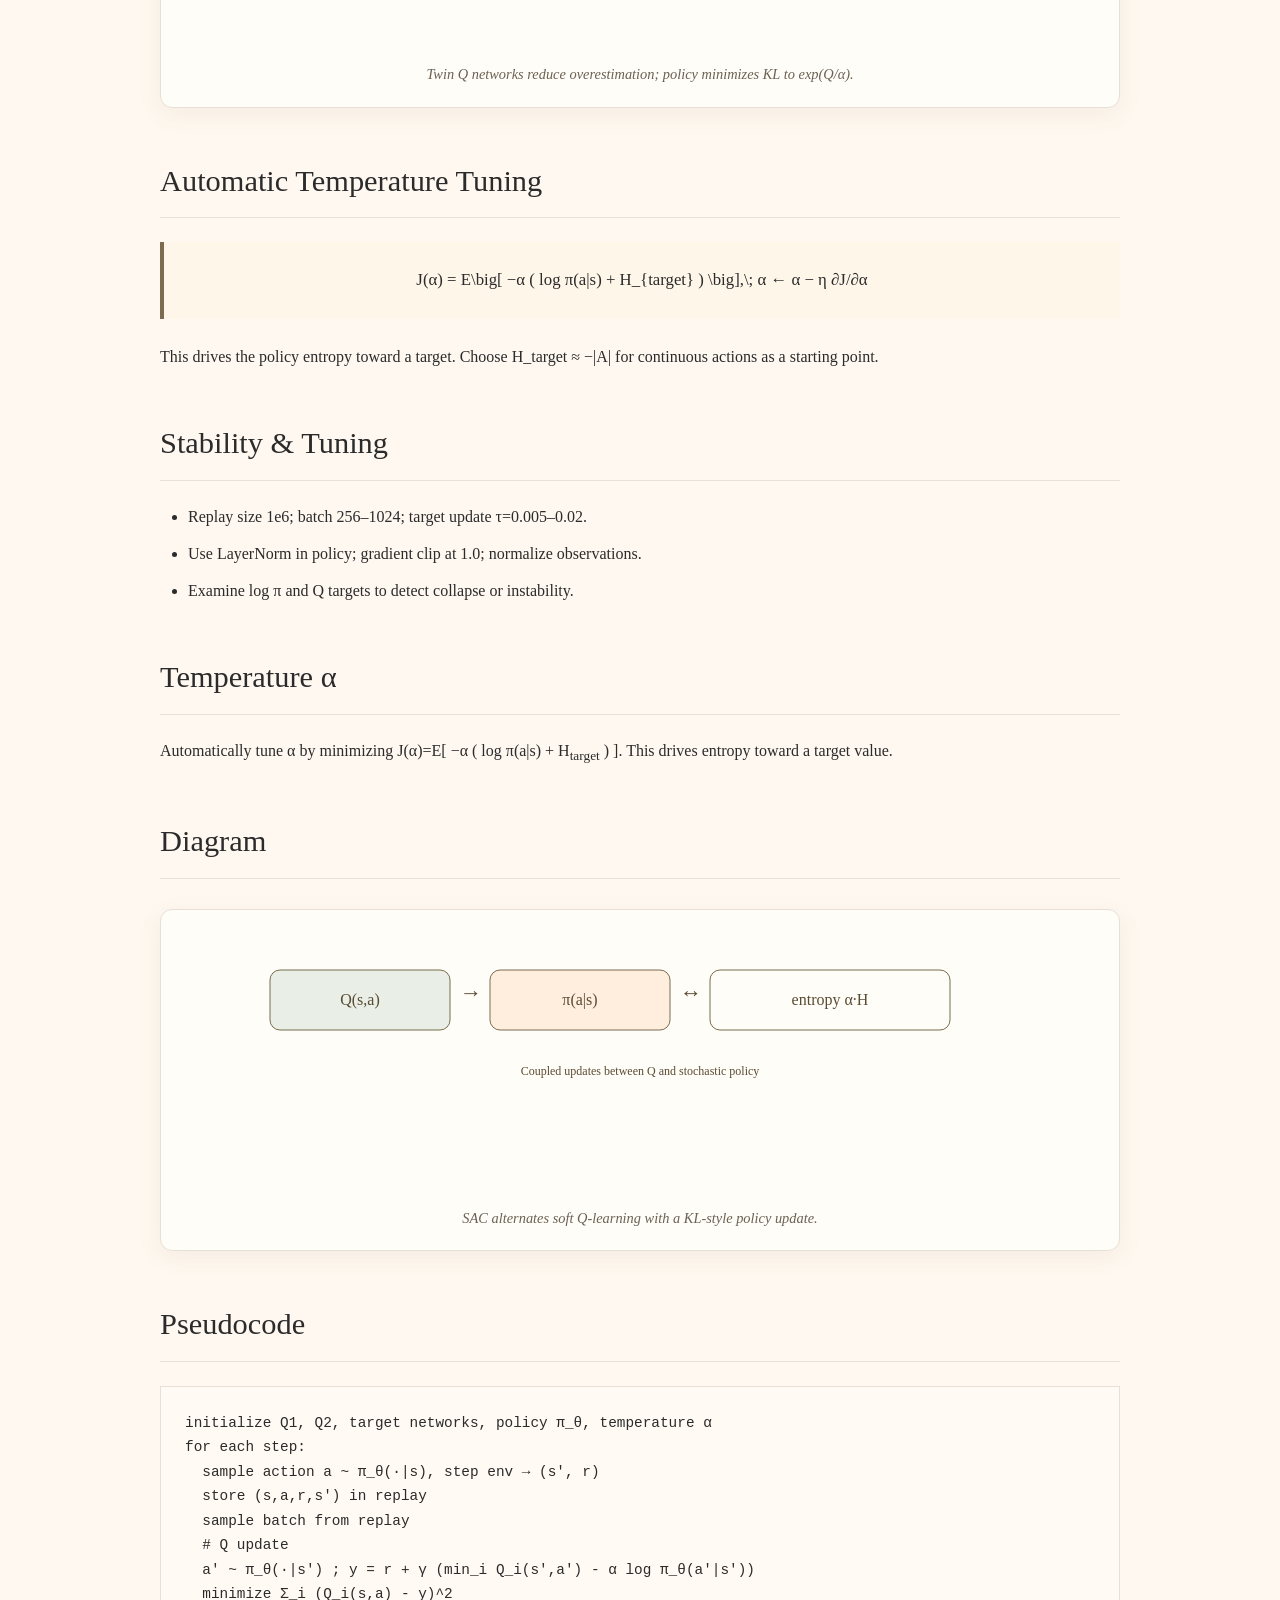
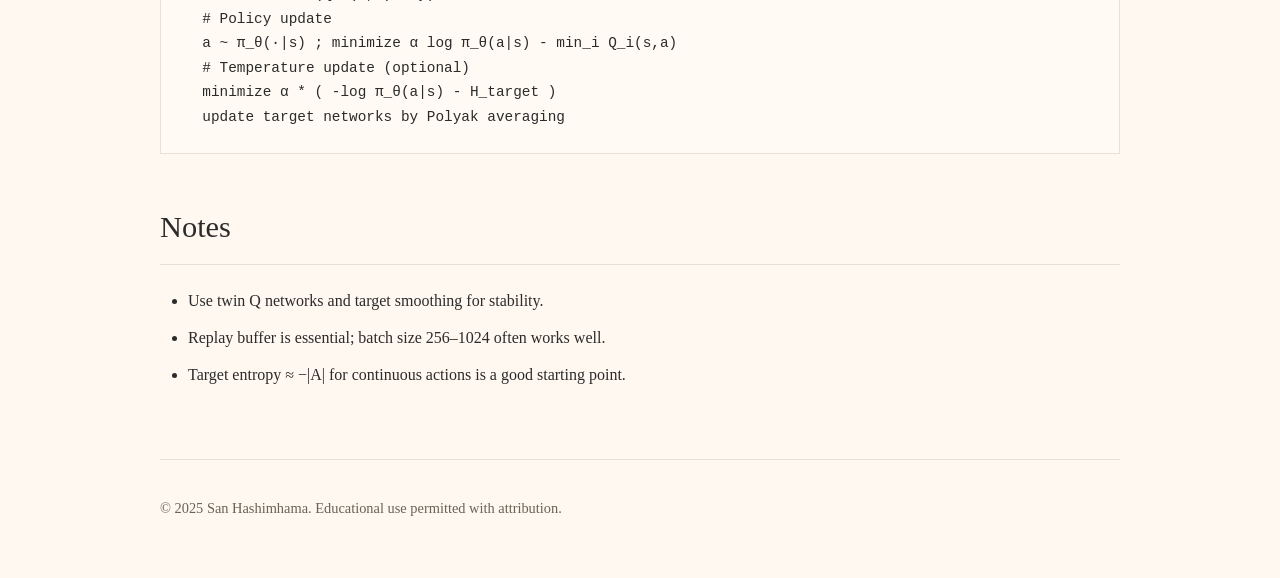
<file: sac.html>
<!DOCTYPE html>
<html lang="en">
<head>
  <meta charset="UTF-8">
  <meta name="viewport" content="width=device-width, initial-scale=1">
  <title>SAC (Soft Actor‑Critic) - San’s AI Notes</title>
  <style>
    * { margin: 0; padding: 0; box-sizing: border-box; }
    body { font-family: Georgia, serif; line-height: 1.7; color: #333; background: white; max-width: 1000px; margin: 0 auto; padding: 40px 20px; }
    .back-nav { margin-bottom: 40px; }
    .back-nav a { color: #666; text-decoration: none; font-size: 0.9rem; }
    .back-nav a:hover { color: #333; }
    header { margin-bottom: 50px; text-align: center; padding-bottom: 30px; border-bottom: 1px solid #eee; }
    h1 { font-size: 2.6rem; font-weight: normal; margin-bottom: 12px; }
    .subtitle { color: #666; font-size: 1.15rem; margin-bottom: 10px; }
    h2 { font-size: 1.9rem; font-weight: normal; margin: 48px 0 22px; padding-bottom: 10px; border-bottom: 1px solid #eee; }
    p { margin-bottom: 18px; text-align: justify; }
    ul, ol { margin: 16px 0 18px 28px; }
    li { margin-bottom: 10px; }
    .math-formula { background: #f8f8f8; padding: 24px; margin: 24px 0; border-left: 3px solid #333; text-align: center; font-size: 1.05rem; }
    .diagram-container { margin: 30px 0; text-align: center; }
    .diagram-caption { font-size: 0.9rem; color: #666; margin-top: 8px; font-style: italic; }
    .code-block { background: #f8f8f8; padding: 24px; margin: 24px 0; font-family: 'Courier New', monospace; font-size: 0.9rem; overflow-x: auto; border: 1px solid #ddd; }
    footer { margin-top: 70px; padding-top: 36px; border-top: 1px solid #eee; text-align: center; color: #666; font-size: 0.9rem; }
  </style>
  <link rel="stylesheet" href="assets/css/theme.css">
</head>
<body>
  <nav class="back-nav">
    <a href="index.html">← Back to Home</a>
  </nav>

  <header>
    <h1>SAC (Soft Actor‑Critic)</h1>
    <p class="subtitle">Maximum‑entropy RL for stability and exploration</p>
  </header>

  <section>
    <h2>Soft Objective</h2>
    <div class="math-formula">
      J(π) = Σ E\big[ r(s,a) + α·H(π(·|s)) \big]
    </div>
    <p>The entropy term encourages diverse actions, improving exploration and robustness.</p>
  </section>

  <section>
    <h2>Soft Bellman Backup</h2>
    <div class="math-formula">
      Q(s,a) ← r + γ E<sub>s'∼P, a'∼π</sub>[ Q(s',a') − α log π(a'|s') ]
    </div>
    <div class="math-formula">
      π ← argmin<sub>π</sub> E\big[ KL( π(·|s) || exp((1/α)Q(s,·)) / Z(s) ) \big]
    </div>
    <p>In practice, update two Q‑nets (to reduce overestimation), and update a stochastic Gaussian policy by minimizing the KL surrogate.</p>
  </section>

  <section>
    <h2>Reparameterization Trick</h2>
    <div class="math-formula">
      a = μ(s) + σ(s) ⊙ ε,\; ε∼\mathcal{N}(0,I),\; \text{(tanh squashing for bounds)}
    </div>
    <p>Policy gradients pass through stochastic actions using the reparameterization trick. A tanh‑squashed Gaussian ensures bounded actions; log‑prob must account for the tanh Jacobian.</p>
  </section>

  <section>
    <h2>Architecture Diagram</h2>
    <div class="diagram-container">
      <svg width="860" height="300" viewBox="0 0 860 300">
        <rect x="60" y="40" width="200" height="60" rx="12" fill="#e9efe6" stroke="#7B6C50"/>
        <text x="160" y="75" text-anchor="middle" fill="#5A4B33">Policy π(a|s)</text>
        <rect x="300" y="40" width="200" height="60" rx="12" fill="#ffeede" stroke="#7B6C50"/>
        <text x="400" y="75" text-anchor="middle" fill="#5A4B33">Q1(s,a)</text>
        <rect x="520" y="40" width="200" height="60" rx="12" fill="#ffeede" stroke="#7B6C50"/>
        <text x="620" y="75" text-anchor="middle" fill="#5A4B33">Q2(s,a)</text>
        <rect x="300" y="120" width="200" height="60" rx="12" fill="#FFFDF7" stroke="#7B6C50"/>
        <text x="400" y="155" text-anchor="middle" fill="#5A4B33">Targets (Polyak)</text>
        <text x="430" y="210" text-anchor="middle" font-size="12" fill="#5A4B33">Min Q trick + entropy regularization</text>
      </svg>
      <div class="diagram-caption">Twin Q networks reduce overestimation; policy minimizes KL to exp(Q/α).</div>
    </div>
  </section>

  <section>
    <h2>Automatic Temperature Tuning</h2>
    <div class="math-formula">
      J(α) = E\big[ −α ( log π(a|s) + H_{target} ) \big],\; α ← α − η ∂J/∂α
    </div>
    <p>This drives the policy entropy toward a target. Choose H_target ≈ −|A| for continuous actions as a starting point.</p>
  </section>

  <section>
    <h2>Stability & Tuning</h2>
    <ul>
      <li>Replay size 1e6; batch 256–1024; target update τ=0.005–0.02.</li>
      <li>Use LayerNorm in policy; gradient clip at 1.0; normalize observations.</li>
      <li>Examine log π and Q targets to detect collapse or instability.</li>
    </ul>
  </section>

  <section>
    <h2>Temperature α</h2>
    <p>Automatically tune α by minimizing J(α)=E[ −α ( log π(a|s) + H<sub>target</sub> ) ]. This drives entropy toward a target value.</p>
  </section>

  <section>
    <h2>Diagram</h2>
    <div class="diagram-container">
      <svg width="820" height="260" viewBox="0 0 820 260">
        <rect x="40" y="40" width="180" height="60" rx="10" fill="#e9efe6" stroke="#7B6C50"/>
        <text x="130" y="75" text-anchor="middle" fill="#5A4B33">Q(s,a)</text>
        <text x="230" y="70" font-size="22" fill="#5A4B33">→</text>
        <rect x="260" y="40" width="180" height="60" rx="10" fill="#ffeede" stroke="#7B6C50"/>
        <text x="350" y="75" text-anchor="middle" fill="#5A4B33">π(a|s)</text>
        <text x="450" y="70" font-size="22" fill="#5A4B33">↔</text>
        <rect x="480" y="40" width="240" height="60" rx="10" fill="#FFFDF7" stroke="#7B6C50"/>
        <text x="600" y="75" text-anchor="middle" fill="#5A4B33">entropy α·H</text>
        <text x="410" y="145" text-anchor="middle" font-size="12" fill="#5A4B33">Coupled updates between Q and stochastic policy</text>
      </svg>
      <div class="diagram-caption">SAC alternates soft Q‑learning with a KL‑style policy update.</div>
    </div>
  </section>

  <section>
    <h2>Pseudocode</h2>
    <div class="code-block">
<pre><code>initialize Q1, Q2, target networks, policy π_θ, temperature α
for each step:
  sample action a ~ π_θ(·|s), step env → (s', r)
  store (s,a,r,s') in replay
  sample batch from replay
  # Q update
  a' ~ π_θ(·|s') ; y = r + γ (min_i Q_i(s',a') - α log π_θ(a'|s'))
  minimize Σ_i (Q_i(s,a) - y)^2
  # Policy update
  a ~ π_θ(·|s) ; minimize α log π_θ(a|s) - min_i Q_i(s,a)
  # Temperature update (optional)
  minimize α * ( -log π_θ(a|s) - H_target )
  update target networks by Polyak averaging
</code></pre>
    </div>
  </section>

  <section>
    <h2>Notes</h2>
    <ul>
      <li>Use twin Q networks and target smoothing for stability.</li>
      <li>Replay buffer is essential; batch size 256–1024 often works well.</li>
      <li>Target entropy ≈ −|A| for continuous actions is a good starting point.</li>
    </ul>
  </section>

  <footer>
    <p>© 2025 San Hashimhama. Educational use permitted with attribution.</p>
  </footer>
</body>
</html>
</file>
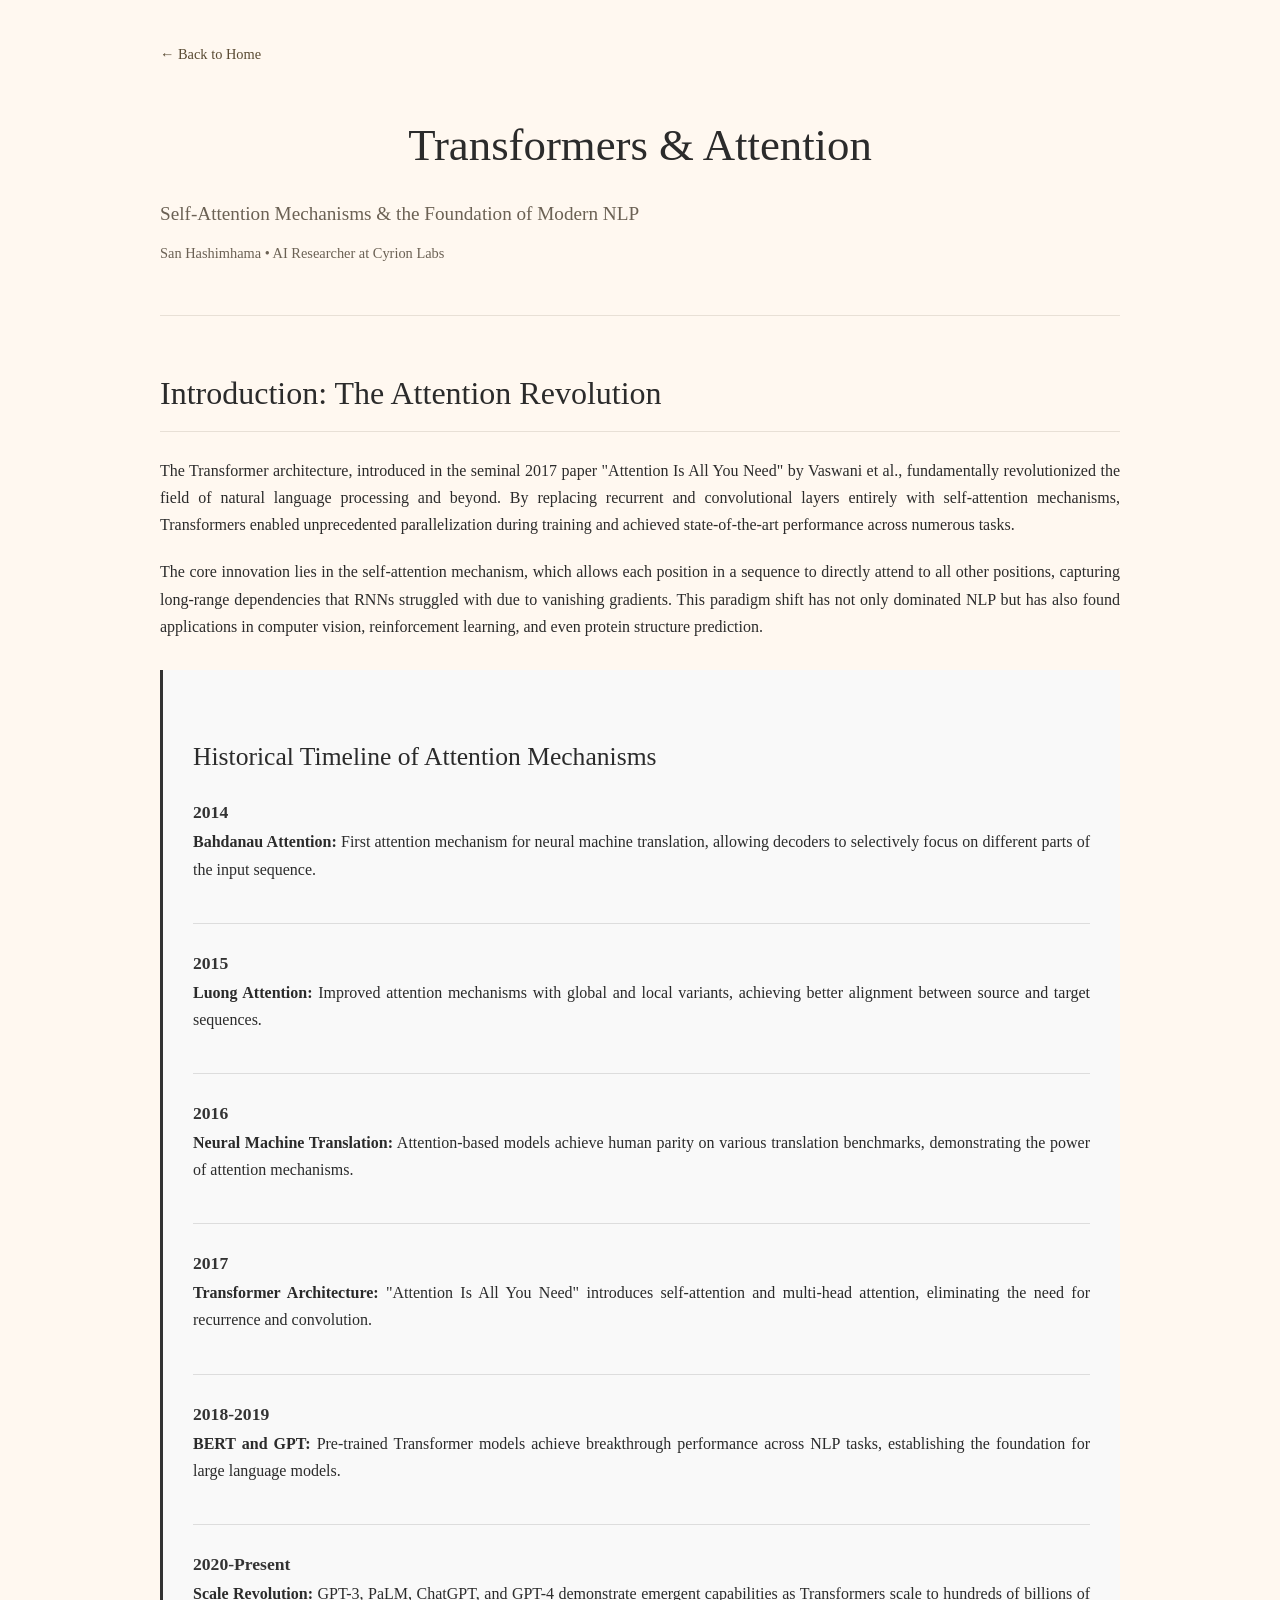
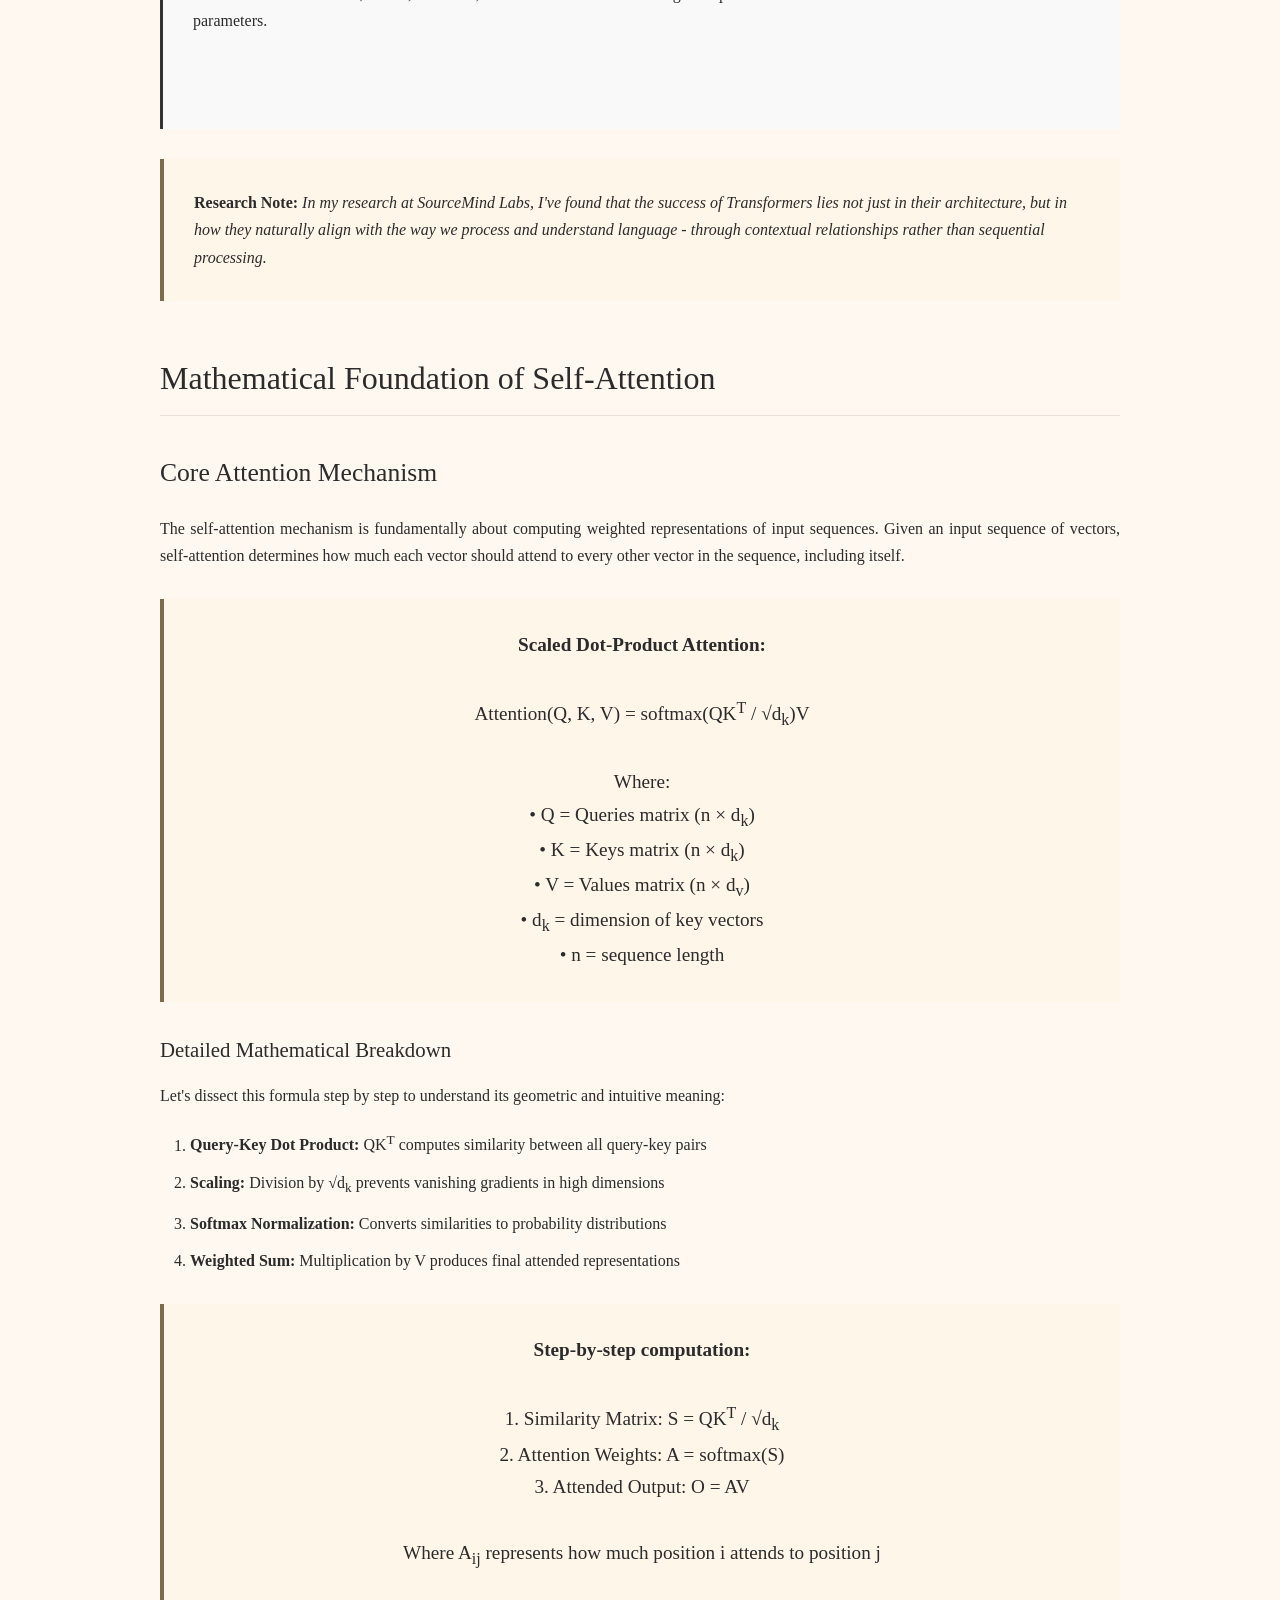
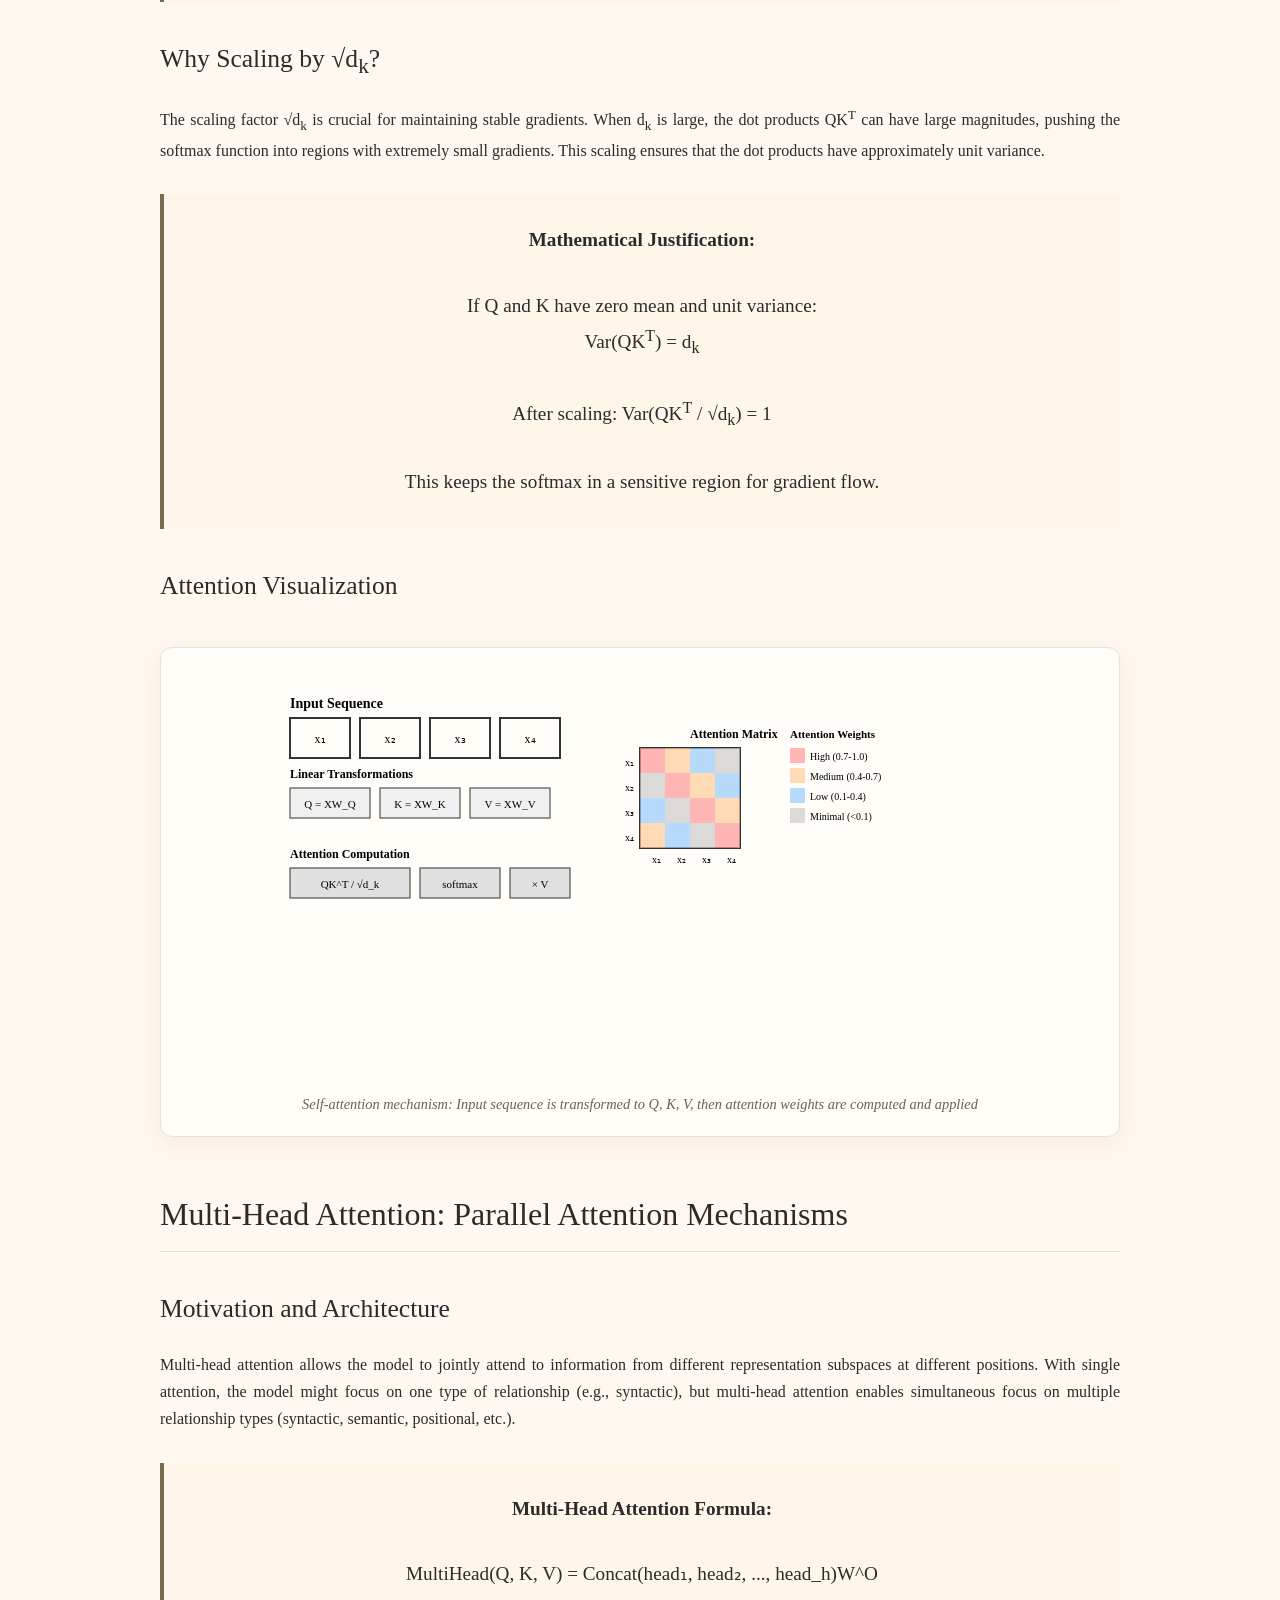
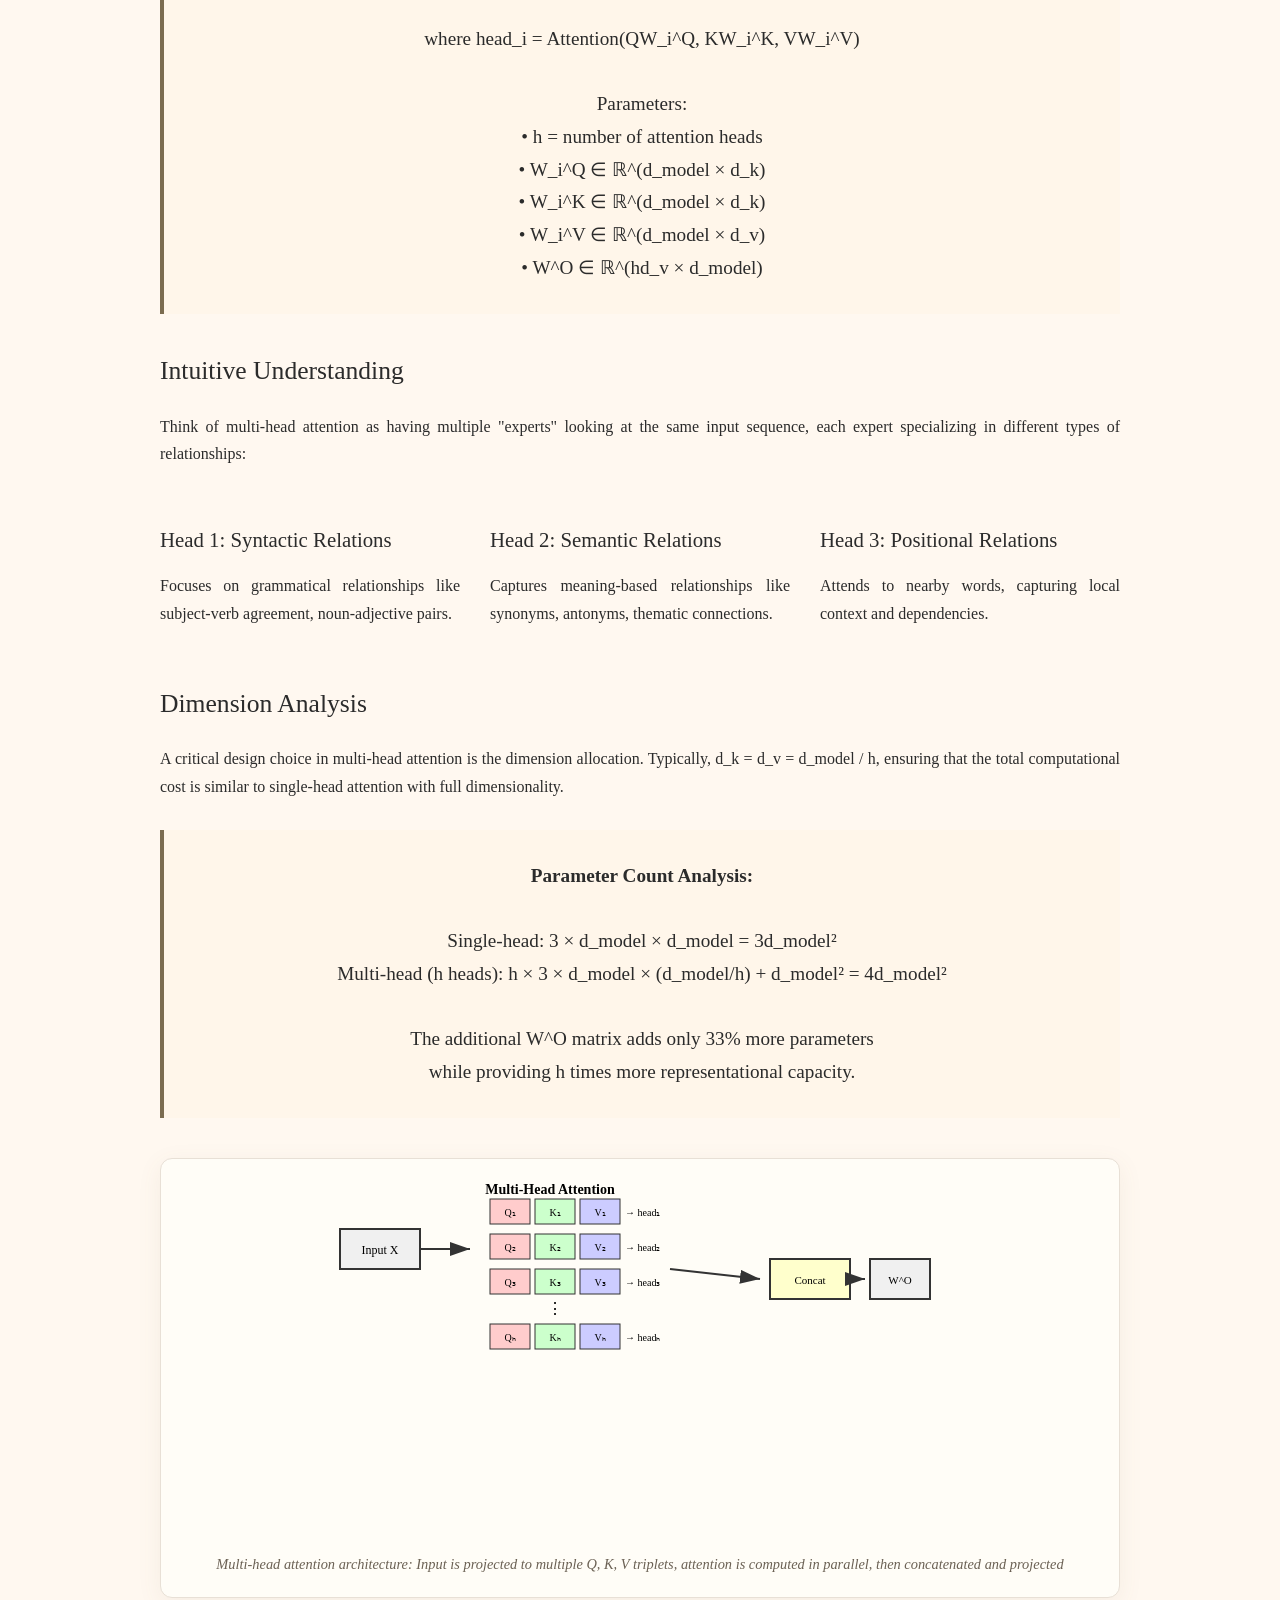
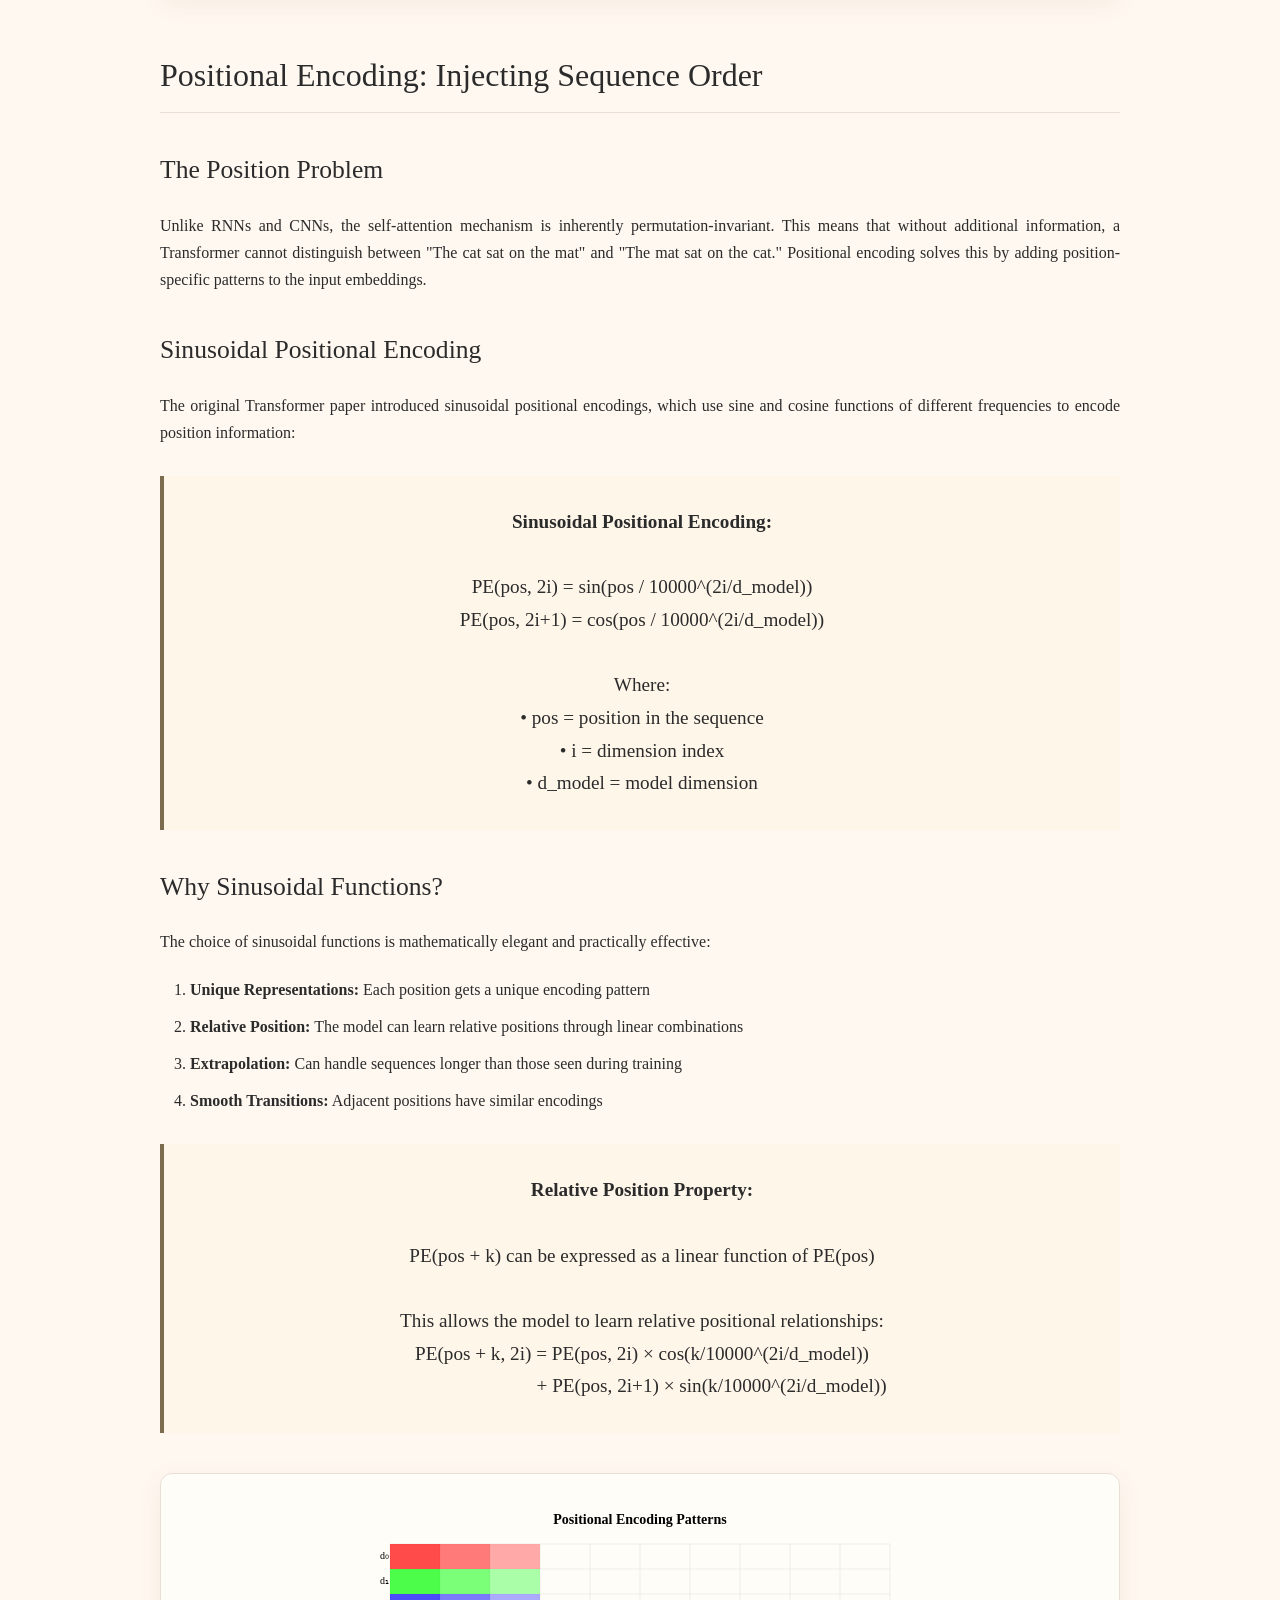
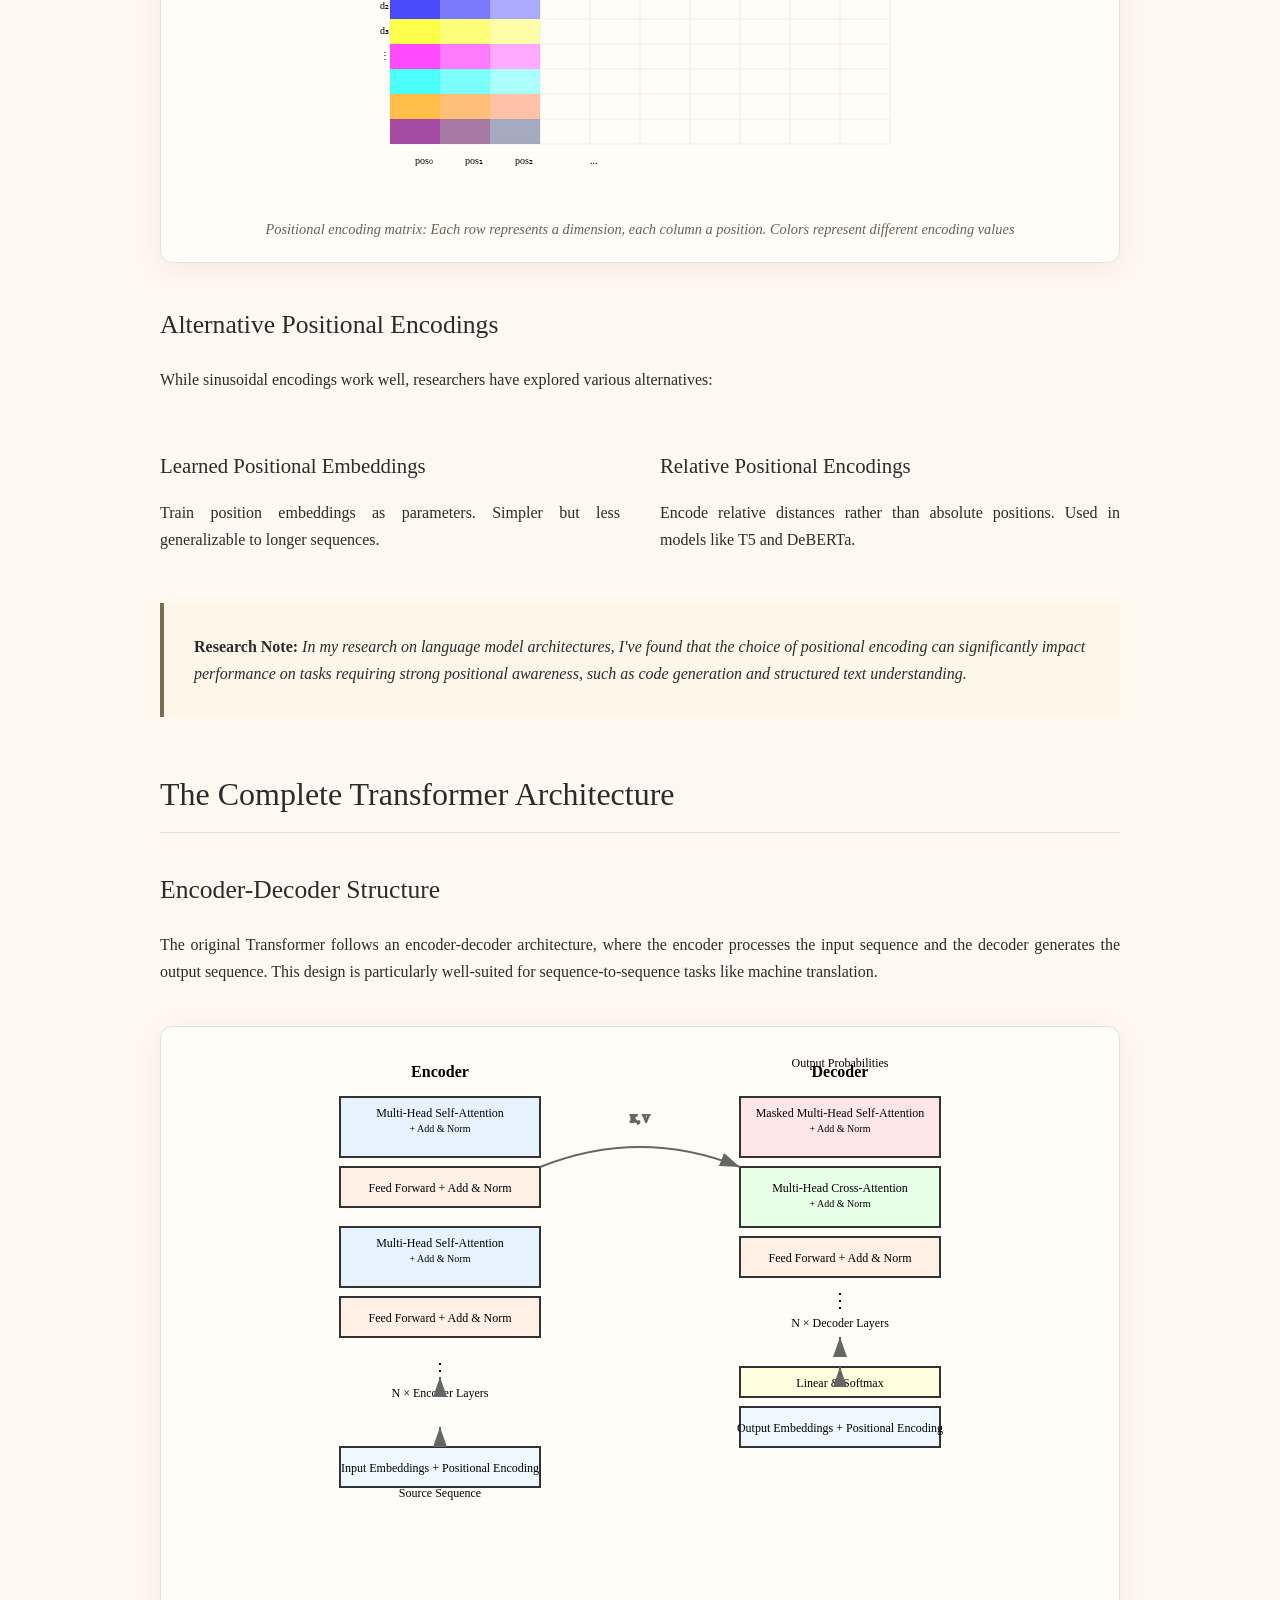
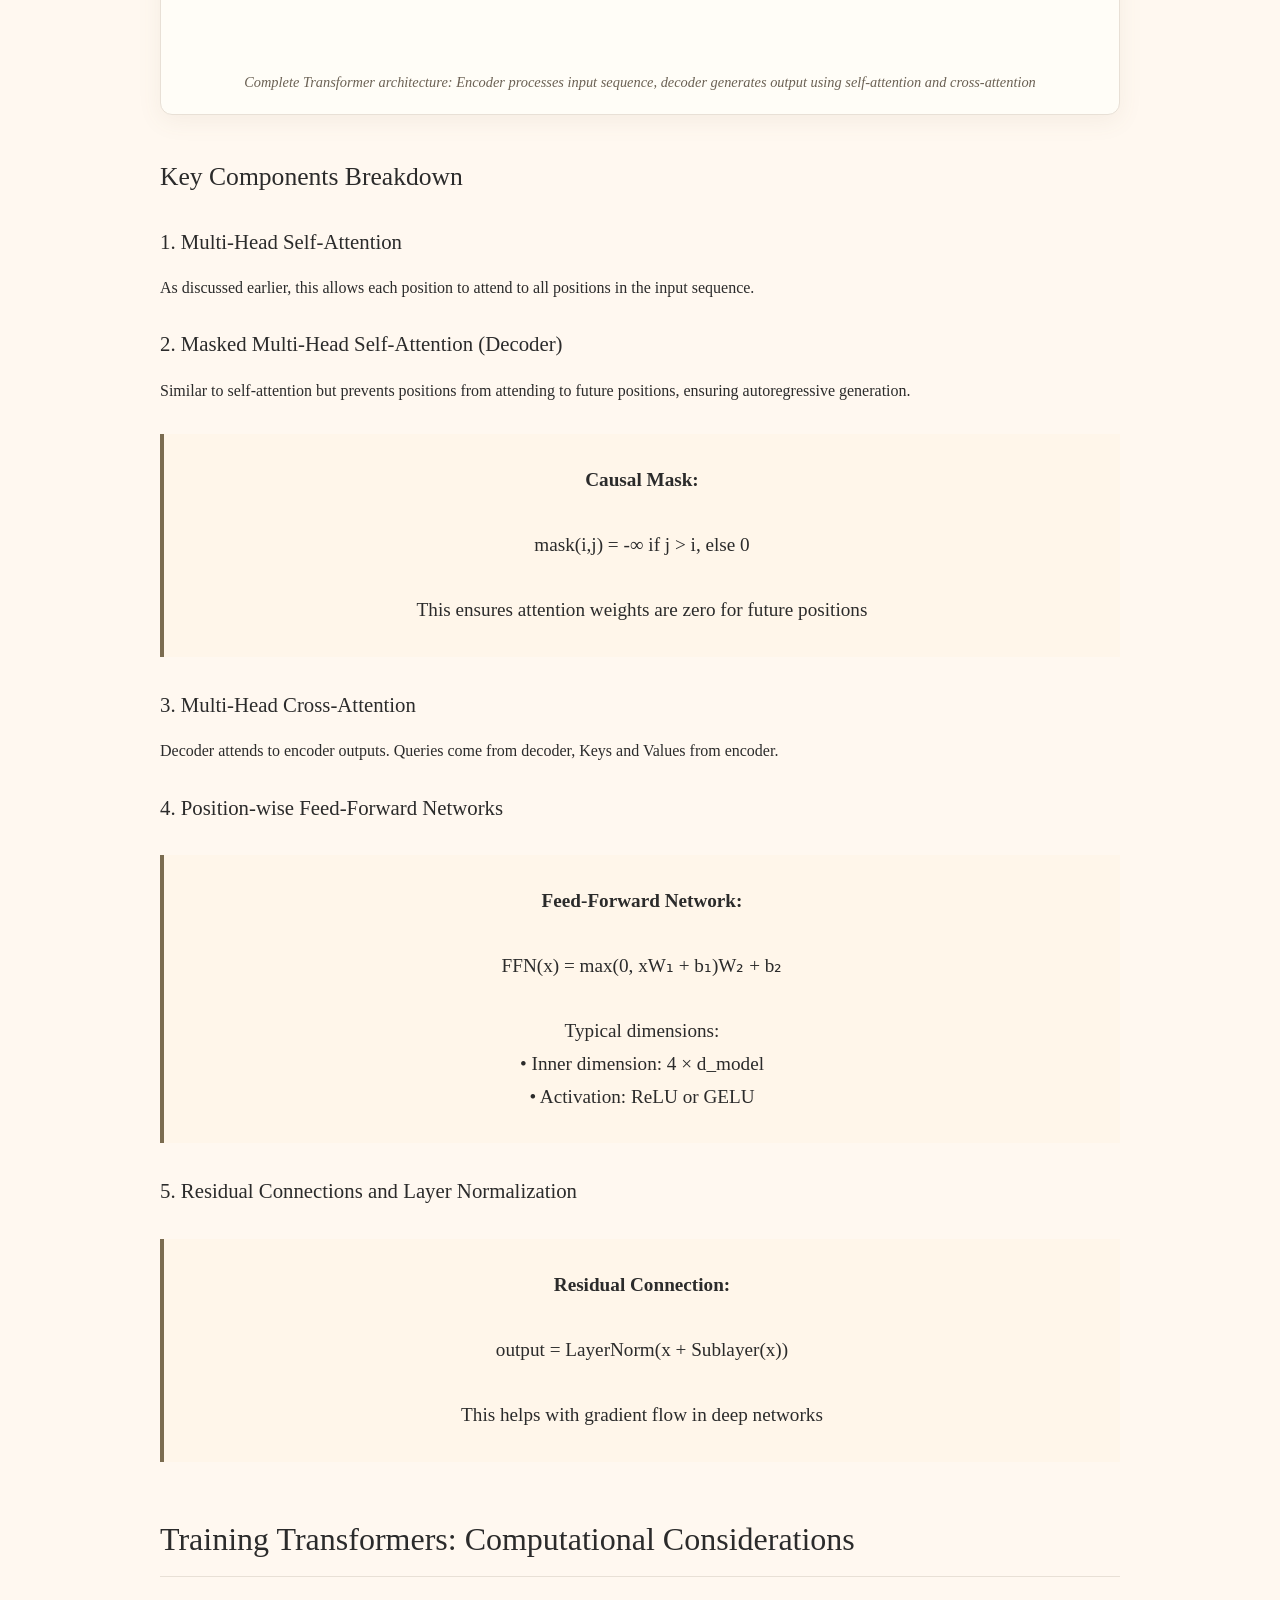
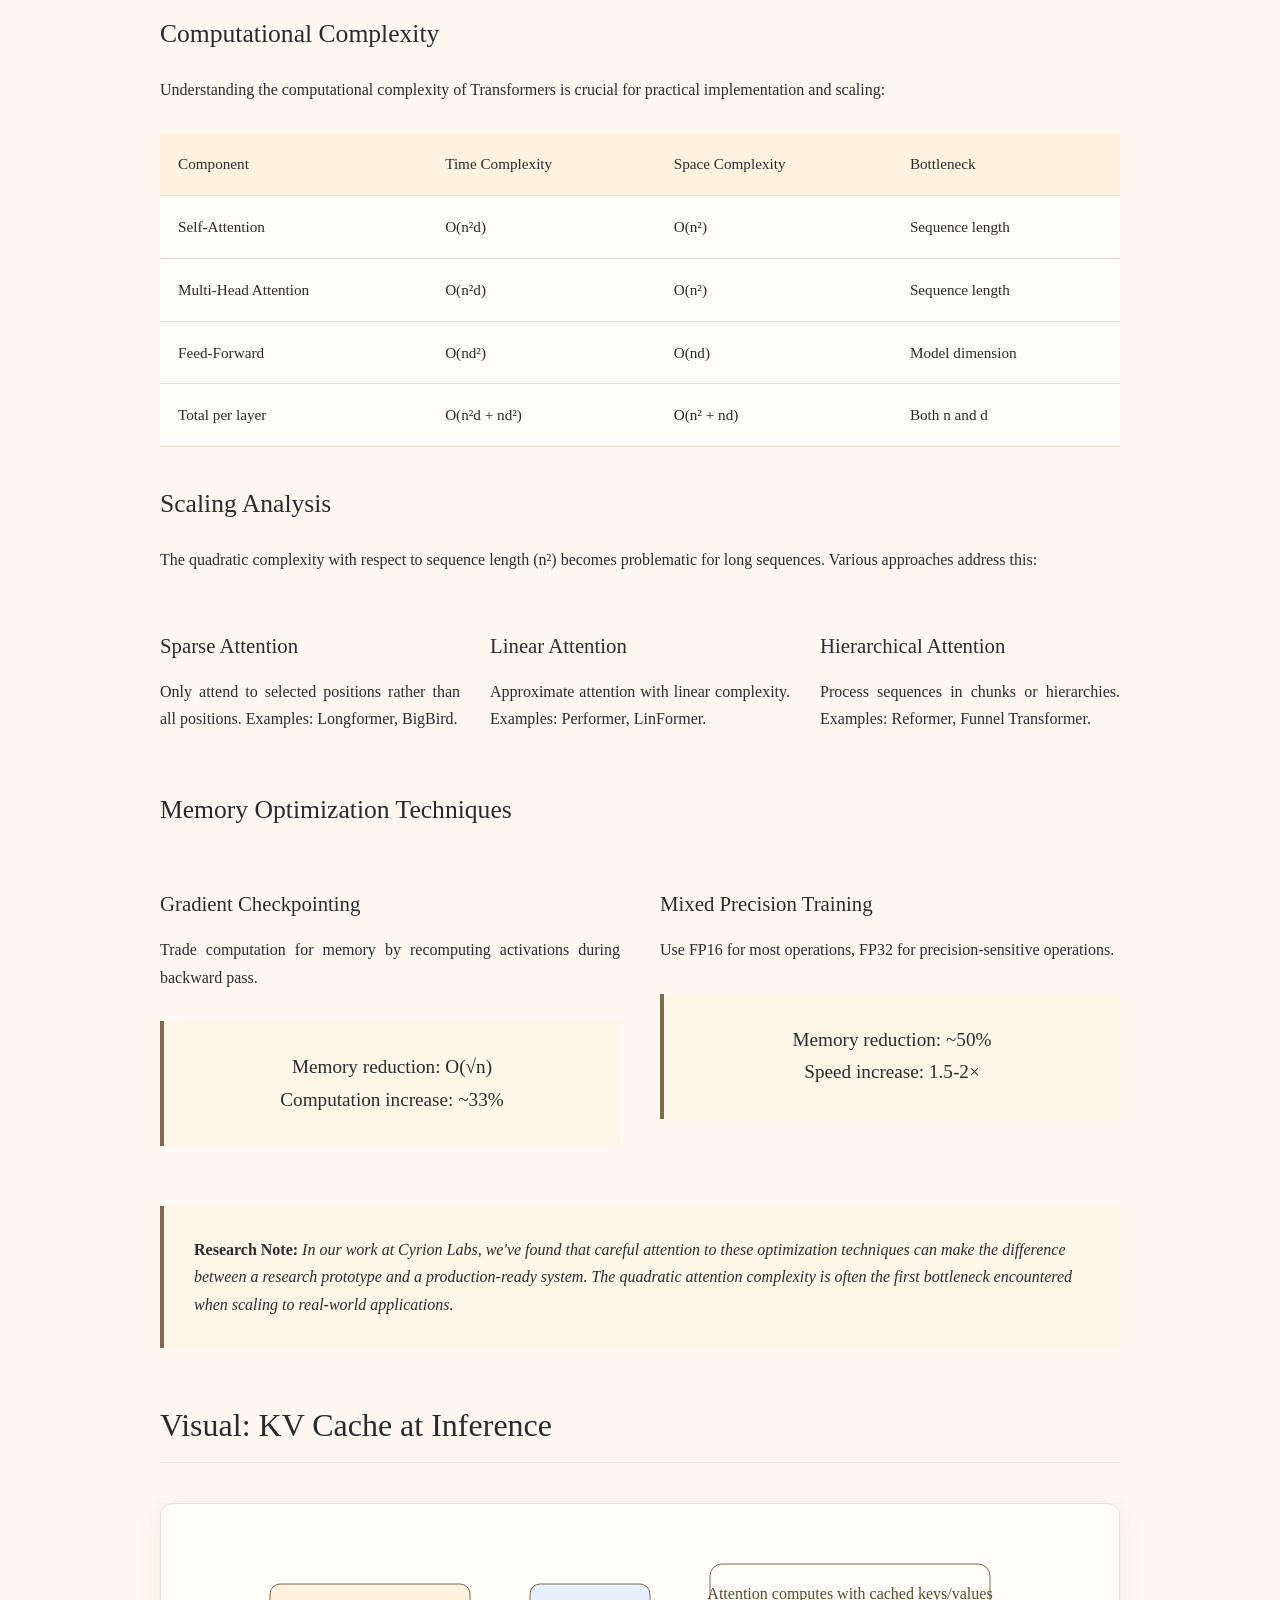
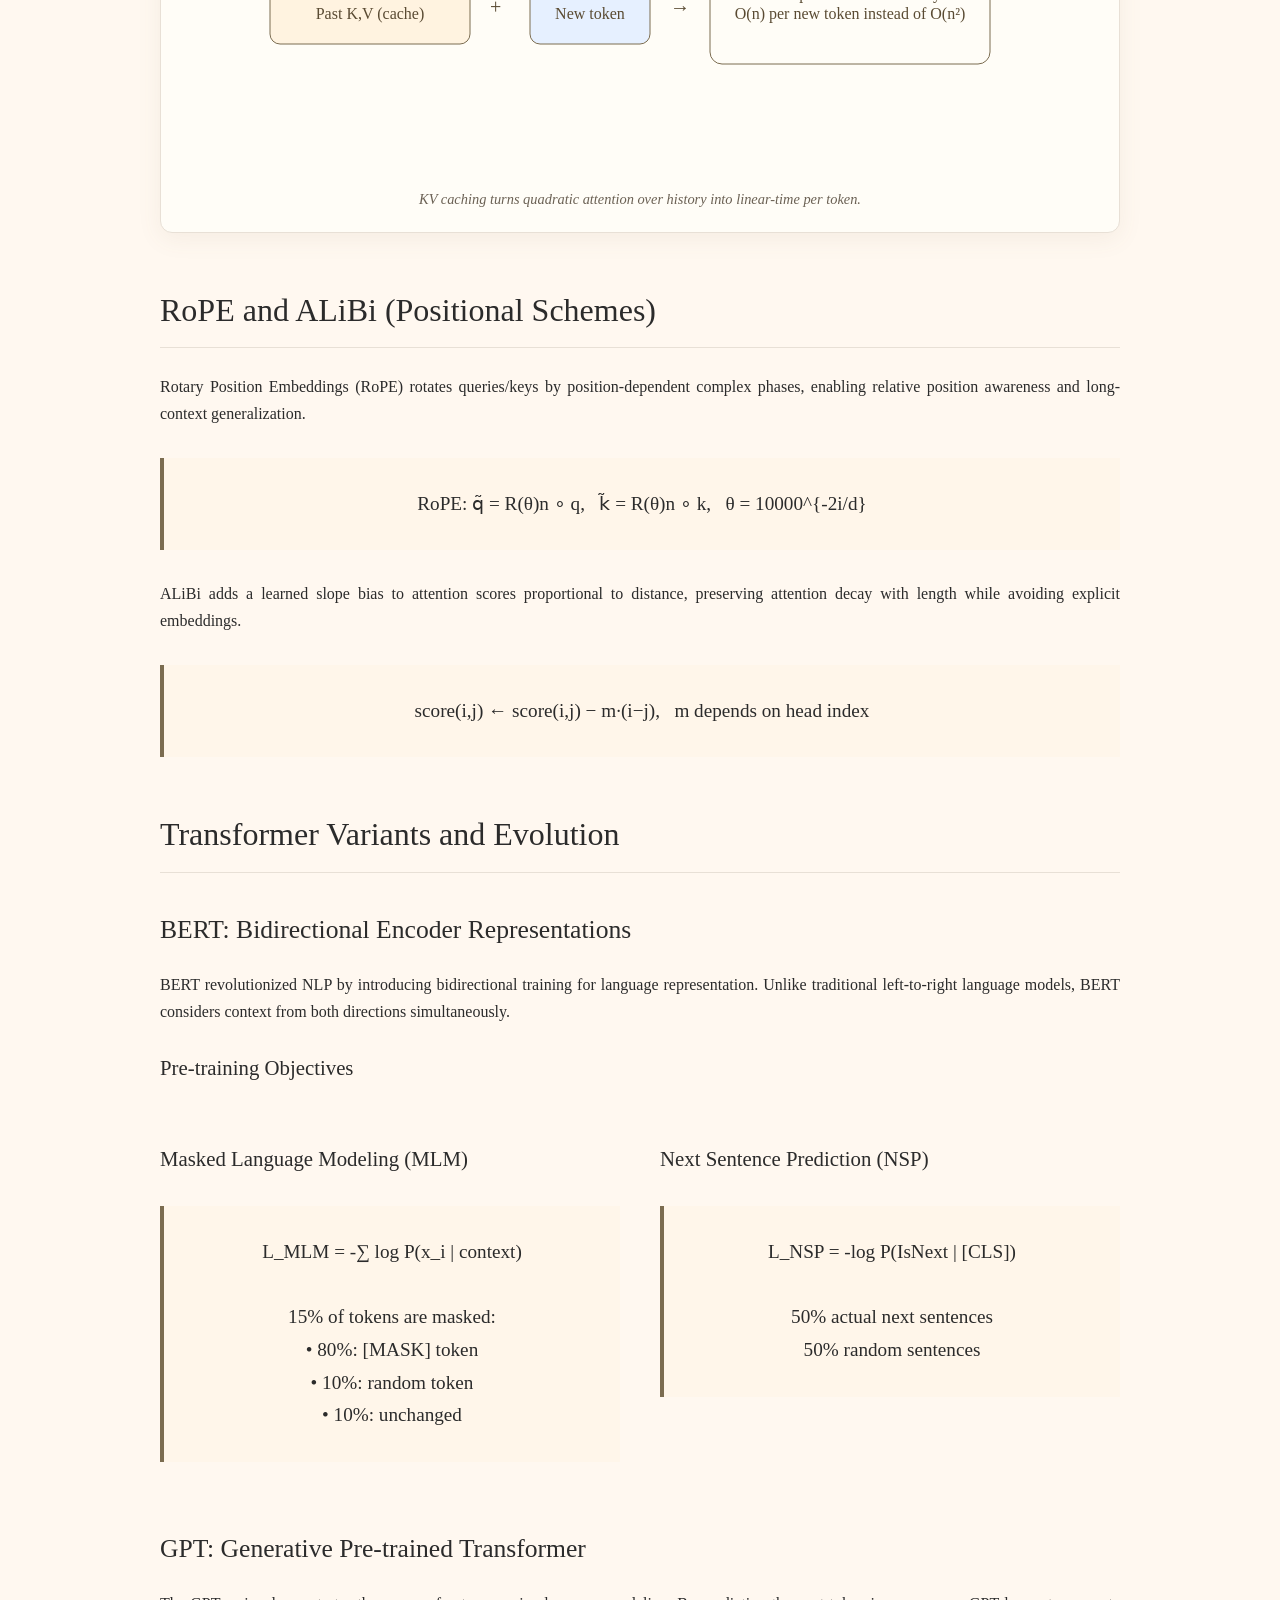
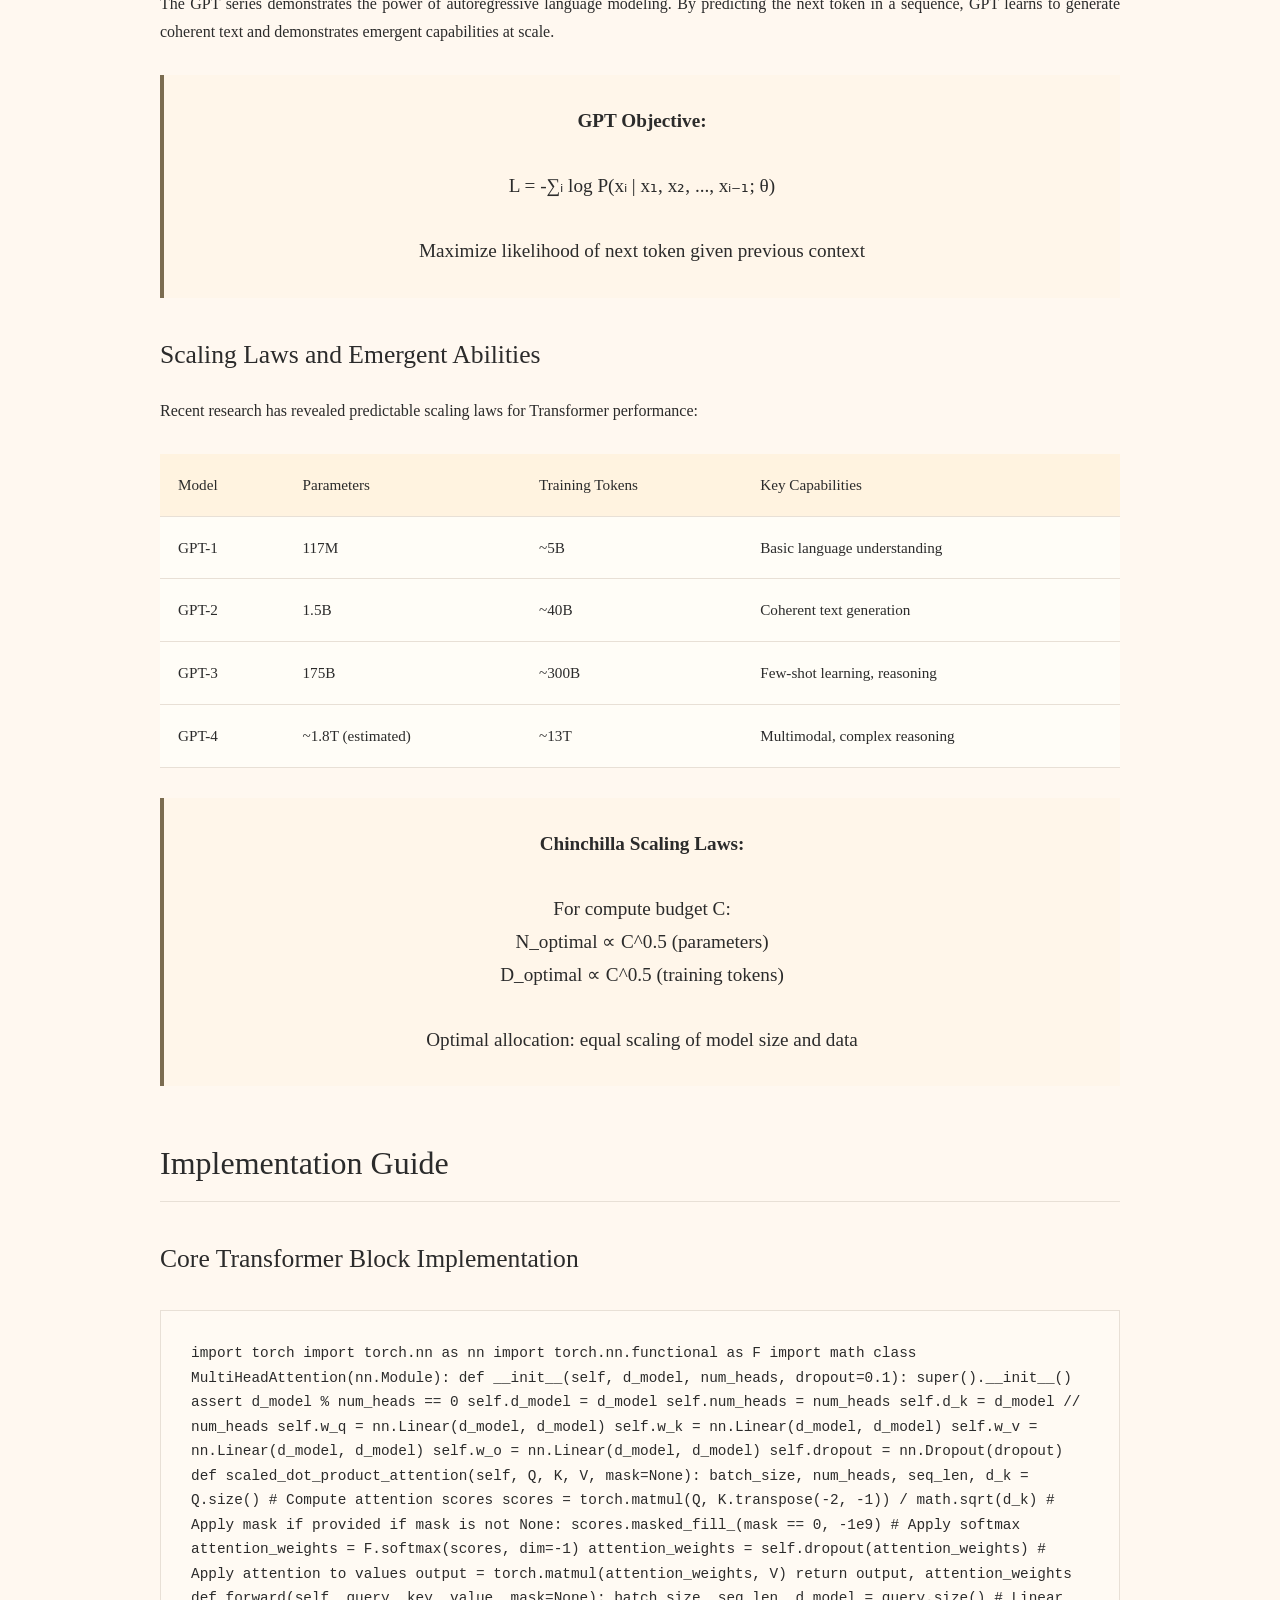
<file: transformers.html>
<!DOCTYPE html>
<html lang="en">
<head>
  <meta charset="UTF-8">
  <meta name="viewport" content="width=device-width, initial-scale=1">
  <title>Transformers & Attention - San’s AI Notes</title>
  <style>
    * { 
      margin: 0;
      padding: 0;
      box-sizing: border-box;
    }
    
    body {
      font-family: Georgia, serif;
      line-height: 1.7;
      color: #333;
      background: white;
      max-width: 1000px;
      margin: 0 auto;
      padding: 40px 20px;
    }
    
    .back-nav {
      margin-bottom: 40px;
    }
    
    .back-nav a {
      color: #666;
      text-decoration: none;
      font-size: 0.9rem;
    }
    
    .back-nav a:hover {
      color: #333;
    }
    
    header {
      margin-bottom: 50px;
      text-align: center;
      padding-bottom: 30px;
      border-bottom: 1px solid #eee;
    }
    
    h1 {
      font-size: 2.8rem;
      font-weight: normal;
      margin-bottom: 15px;
    }
    
    .subtitle {
      color: #666;
      font-size: 1.2rem;
      margin-bottom: 10px;
    }
    
    .author {
      color: #888;
      font-size: 0.9rem;
    }
    
    h2 {
      font-size: 2rem;
      font-weight: normal;
      margin: 50px 0 25px 0;
      padding-bottom: 10px;
      border-bottom: 1px solid #eee;
    }
    
    h3 {
      font-size: 1.6rem;
      font-weight: normal;
      margin: 35px 0 20px 0;
    }
    
    h4 {
      font-size: 1.3rem;
      font-weight: normal;
      margin: 25px 0 15px 0;
    }
    
    p {
      margin-bottom: 20px;
      text-align: justify;
    }
    
    .math-formula {
      background: #f8f8f8;
      padding: 30px;
      margin: 30px 0;
      border-left: 3px solid #333;
      font-family: 'Times New Roman', serif;
      text-align: center;
      font-size: 1.2rem;
    }
    
    .diagram-container {
      margin: 40px 0;
      text-align: center;
    }
    
    .diagram-caption {
      font-size: 0.9rem;
      color: #666;
      margin-top: 15px;
      font-style: italic;
    }
    
    .note {
      background: #f5f5f5;
      padding: 30px;
      margin: 30px 0;
      border-left: 3px solid #666;
      font-style: italic;
    }
    
    .note::before {
      content: "Research Note: ";
      font-weight: bold;
      font-style: normal;
    }
    
    .code-block {
      background: #f8f8f8;
      padding: 30px;
      margin: 30px 0;
      font-family: 'Courier New', monospace;
      font-size: 0.9rem;
      overflow-x: auto;
      border: 1px solid #ddd;
    }
    
    .implementation-link {
      display: inline-block;
      background: #333;
      color: white;
      padding: 15px 30px;
      text-decoration: none;
      margin: 20px 0;
      font-size: 0.95rem;
      transition: background 0.2s ease;
    }
    
    .implementation-link:hover {
      background: #555;
    }
    
    table {
      width: 100%;
      border-collapse: collapse;
      margin: 30px 0;
      font-size: 0.95rem;
    }
    
    th, td {
      padding: 18px;
      text-align: left;
      border-bottom: 1px solid #ddd;
    }
    
    th {
      background: #f8f8f8;
      font-weight: normal;
    }
    
    .two-column {
      display: grid;
      grid-template-columns: 1fr 1fr;
      gap: 40px;
      margin: 30px 0;
    }
    
    .three-column {
      display: grid;
      grid-template-columns: 1fr 1fr 1fr;
      gap: 30px;
      margin: 30px 0;
    }
    
    ul {
      margin: 20px 0 20px 30px;
    }
    
    ol {
      margin: 20px 0 20px 30px;
    }
    
    li {
      margin-bottom: 10px;
    }
    
    .timeline {
      background: #f9f9f9;
      padding: 30px;
      margin: 30px 0;
      border-left: 3px solid #333;
    }
    
    .timeline-item {
      margin-bottom: 25px;
      padding-bottom: 20px;
      border-bottom: 1px solid #ddd;
    }
    
    .timeline-item:last-child {
      border-bottom: none;
    }
    
    .timeline-year {
      font-weight: bold;
      color: #333;
      font-size: 1.1rem;
    }
    
    .attention-matrix {
      font-family: 'Courier New', monospace;
      background: #f8f8f8;
      padding: 20px;
      margin: 20px 0;
      text-align: center;
      font-size: 0.8rem;
      border: 1px solid #ddd;
    }
    
    footer {
      margin-top: 80px;
      padding-top: 40px;
      border-top: 1px solid #eee;
      text-align: center;
      color: #666;
      font-size: 0.9rem;
    }
    
    @media (max-width: 768px) {
      body {
        padding: 20px 15px;
      }
      
      h1 {
        font-size: 2.2rem;
      }
      
      .two-column, .three-column {
        grid-template-columns: 1fr;
        gap: 20px;
      }
    }
  </style>
  <link rel="stylesheet" href="assets/css/theme.css">
</head>
<body>
  <nav class="back-nav">
    <a href="index.html">← Back to Home</a>
  </nav>
  
  <header>
    <h1>Transformers & Attention</h1>
    <p class="subtitle">Self-Attention Mechanisms & the Foundation of Modern NLP</p>
    <p class="author">San Hashimhama • AI Researcher at Cyrion Labs</p>
  </header>

  

  <section>
    <h2>Introduction: The Attention Revolution</h2>
    
    <p>The Transformer architecture, introduced in the seminal 2017 paper "Attention Is All You Need" by Vaswani et al., fundamentally revolutionized the field of natural language processing and beyond. By replacing recurrent and convolutional layers entirely with self-attention mechanisms, Transformers enabled unprecedented parallelization during training and achieved state-of-the-art performance across numerous tasks.</p>
    
    <p>The core innovation lies in the self-attention mechanism, which allows each position in a sequence to directly attend to all other positions, capturing long-range dependencies that RNNs struggled with due to vanishing gradients. This paradigm shift has not only dominated NLP but has also found applications in computer vision, reinforcement learning, and even protein structure prediction.</p>
    
    <div class="timeline">
      <h3>Historical Timeline of Attention Mechanisms</h3>
      
      <div class="timeline-item">
        <div class="timeline-year">2014</div>
        <p><strong>Bahdanau Attention:</strong> First attention mechanism for neural machine translation, allowing decoders to selectively focus on different parts of the input sequence.</p>
      </div>
      
      <div class="timeline-item">
        <div class="timeline-year">2015</div>
        <p><strong>Luong Attention:</strong> Improved attention mechanisms with global and local variants, achieving better alignment between source and target sequences.</p>
      </div>
      
      <div class="timeline-item">
        <div class="timeline-year">2016</div>
        <p><strong>Neural Machine Translation:</strong> Attention-based models achieve human parity on various translation benchmarks, demonstrating the power of attention mechanisms.</p>
      </div>
      
      <div class="timeline-item">
        <div class="timeline-year">2017</div>
        <p><strong>Transformer Architecture:</strong> "Attention Is All You Need" introduces self-attention and multi-head attention, eliminating the need for recurrence and convolution.</p>
      </div>
      
      <div class="timeline-item">
        <div class="timeline-year">2018-2019</div>
        <p><strong>BERT and GPT:</strong> Pre-trained Transformer models achieve breakthrough performance across NLP tasks, establishing the foundation for large language models.</p>
      </div>
      
      <div class="timeline-item">
        <div class="timeline-year">2020-Present</div>
        <p><strong>Scale Revolution:</strong> GPT-3, PaLM, ChatGPT, and GPT-4 demonstrate emergent capabilities as Transformers scale to hundreds of billions of parameters.</p>
      </div>
    </div>
    
    <div class="note">
      In my research at SourceMind Labs, I've found that the success of Transformers lies not just in their architecture, but in how they naturally align with the way we process and understand language - through contextual relationships rather than sequential processing.
    </div>
  </section>

  <section>
    <h2>Mathematical Foundation of Self-Attention</h2>
    
    <h3>Core Attention Mechanism</h3>
    
    <p>The self-attention mechanism is fundamentally about computing weighted representations of input sequences. Given an input sequence of vectors, self-attention determines how much each vector should attend to every other vector in the sequence, including itself.</p>
    
    <div class="math-formula">
      <strong>Scaled Dot-Product Attention:</strong><br><br>
      Attention(Q, K, V) = softmax(QK<sup>T</sup> / √d<sub>k</sub>)V<br><br>
      Where:<br>
      • Q = Queries matrix (n × d<sub>k</sub>)<br>
      • K = Keys matrix (n × d<sub>k</sub>)<br>
      • V = Values matrix (n × d<sub>v</sub>)<br>
      • d<sub>k</sub> = dimension of key vectors<br>
      • n = sequence length
    </div>
    
    <h4>Detailed Mathematical Breakdown</h4>
    
    <p>Let's dissect this formula step by step to understand its geometric and intuitive meaning:</p>
    
    <ol>
      <li><strong>Query-Key Dot Product:</strong> QK<sup>T</sup> computes similarity between all query-key pairs</li>
      <li><strong>Scaling:</strong> Division by √d<sub>k</sub> prevents vanishing gradients in high dimensions</li>
      <li><strong>Softmax Normalization:</strong> Converts similarities to probability distributions</li>
      <li><strong>Weighted Sum:</strong> Multiplication by V produces final attended representations</li>
    </ol>
    
    <div class="math-formula">
      <strong>Step-by-step computation:</strong><br><br>
      1. Similarity Matrix: S = QK<sup>T</sup> / √d<sub>k</sub><br>
      2. Attention Weights: A = softmax(S)<br>
      3. Attended Output: O = AV<br><br>
      Where A<sub>ij</sub> represents how much position i attends to position j
    </div>
    
    <h3>Why Scaling by √d<sub>k</sub>?</h3>
    
    <p>The scaling factor √d<sub>k</sub> is crucial for maintaining stable gradients. When d<sub>k</sub> is large, the dot products QK<sup>T</sup> can have large magnitudes, pushing the softmax function into regions with extremely small gradients. This scaling ensures that the dot products have approximately unit variance.</p>
    
    <div class="math-formula">
      <strong>Mathematical Justification:</strong><br><br>
      If Q and K have zero mean and unit variance:<br>
      Var(QK<sup>T</sup>) = d<sub>k</sub><br><br>
      After scaling: Var(QK<sup>T</sup> / √d<sub>k</sub>) = 1<br><br>
      This keeps the softmax in a sensitive region for gradient flow.
    </div>
    
    <h3>Attention Visualization</h3>
    
    <div class="diagram-container">
      <svg width="800" height="400" viewBox="0 0 800 400">
        <!-- Input sequence -->
        <g transform="translate(50,50)">
          <text x="0" y="-10" font-size="14" font-weight="bold">Input Sequence</text>
          <rect x="0" y="0" width="60" height="40" fill="none" stroke="#333" stroke-width="2"/>
          <text x="30" y="25" text-anchor="middle" font-size="12">x₁</text>
          <rect x="70" y="0" width="60" height="40" fill="none" stroke="#333" stroke-width="2"/>
          <text x="100" y="25" text-anchor="middle" font-size="12">x₂</text>
          <rect x="140" y="0" width="60" height="40" fill="none" stroke="#333" stroke-width="2"/>
          <text x="170" y="25" text-anchor="middle" font-size="12">x₃</text>
          <rect x="210" y="0" width="60" height="40" fill="none" stroke="#333" stroke-width="2"/>
          <text x="240" y="25" text-anchor="middle" font-size="12">x₄</text>
        </g>
        
        <!-- Q, K, V transformations -->
        <g transform="translate(50,120)">
          <text x="0" y="-10" font-size="12" font-weight="bold">Linear Transformations</text>
          <rect x="0" y="0" width="80" height="30" fill="#f0f0f0" stroke="#333"/>
          <text x="40" y="20" text-anchor="middle" font-size="11">Q = XW_Q</text>
          <rect x="90" y="0" width="80" height="30" fill="#f0f0f0" stroke="#333"/>
          <text x="130" y="20" text-anchor="middle" font-size="11">K = XW_K</text>
          <rect x="180" y="0" width="80" height="30" fill="#f0f0f0" stroke="#333"/>
          <text x="220" y="20" text-anchor="middle" font-size="11">V = XW_V</text>
        </g>
        
        <!-- Attention computation -->
        <g transform="translate(50,200)">
          <text x="0" y="-10" font-size="12" font-weight="bold">Attention Computation</text>
          <rect x="0" y="0" width="120" height="30" fill="#e0e0e0" stroke="#333"/>
          <text x="60" y="20" text-anchor="middle" font-size="11">QK^T / √d_k</text>
          <rect x="130" y="0" width="80" height="30" fill="#e0e0e0" stroke="#333"/>
          <text x="170" y="20" text-anchor="middle" font-size="11">softmax</text>
          <rect x="220" y="0" width="60" height="30" fill="#e0e0e0" stroke="#333"/>
          <text x="250" y="20" text-anchor="middle" font-size="11">× V</text>
        </g>
        
        <!-- Attention matrix visualization -->
        <g transform="translate(400,80)">
          <text x="50" y="-10" font-size="12" font-weight="bold">Attention Matrix</text>
          <rect x="0" y="0" width="100" height="100" fill="none" stroke="#333" stroke-width="2"/>
          <!-- Matrix cells -->
          <rect x="0" y="0" width="25" height="25" fill="#ff9999" opacity="0.7"/>
          <rect x="25" y="0" width="25" height="25" fill="#ffcc99" opacity="0.7"/>
          <rect x="50" y="0" width="25" height="25" fill="#99ccff" opacity="0.7"/>
          <rect x="75" y="0" width="25" height="25" fill="#cccccc" opacity="0.7"/>
          
          <rect x="0" y="25" width="25" height="25" fill="#cccccc" opacity="0.7"/>
          <rect x="25" y="25" width="25" height="25" fill="#ff9999" opacity="0.7"/>
          <rect x="50" y="25" width="25" height="25" fill="#ffcc99" opacity="0.7"/>
          <rect x="75" y="25" width="25" height="25" fill="#99ccff" opacity="0.7"/>
          
          <rect x="0" y="50" width="25" height="25" fill="#99ccff" opacity="0.7"/>
          <rect x="25" y="50" width="25" height="25" fill="#cccccc" opacity="0.7"/>
          <rect x="50" y="50" width="25" height="25" fill="#ff9999" opacity="0.7"/>
          <rect x="75" y="50" width="25" height="25" fill="#ffcc99" opacity="0.7"/>
          
          <rect x="0" y="75" width="25" height="25" fill="#ffcc99" opacity="0.7"/>
          <rect x="25" y="75" width="25" height="25" fill="#99ccff" opacity="0.7"/>
          <rect x="50" y="75" width="25" height="25" fill="#cccccc" opacity="0.7"/>
          <rect x="75" y="75" width="25" height="25" fill="#ff9999" opacity="0.7"/>
          
          <!-- Labels -->
          <text x="-15" y="18" font-size="10">x₁</text>
          <text x="-15" y="43" font-size="10">x₂</text>
          <text x="-15" y="68" font-size="10">x₃</text>
          <text x="-15" y="93" font-size="10">x₄</text>
          <text x="12" y="115" font-size="10">x₁</text>
          <text x="37" y="115" font-size="10">x₂</text>
          <text x="62" y="115" font-size="10">x₃</text>
          <text x="87" y="115" font-size="10">x₄</text>
        </g>
        
        <!-- Legend -->
        <g transform="translate(550,80)">
          <text x="0" y="-10" font-size="11" font-weight="bold">Attention Weights</text>
          <rect x="0" y="0" width="15" height="15" fill="#ff9999" opacity="0.7"/>
          <text x="20" y="12" font-size="10">High (0.7-1.0)</text>
          <rect x="0" y="20" width="15" height="15" fill="#ffcc99" opacity="0.7"/>
          <text x="20" y="32" font-size="10">Medium (0.4-0.7)</text>
          <rect x="0" y="40" width="15" height="15" fill="#99ccff" opacity="0.7"/>
          <text x="20" y="52" font-size="10">Low (0.1-0.4)</text>
          <rect x="0" y="60" width="15" height="15" fill="#cccccc" opacity="0.7"/>
          <text x="20" y="72" font-size="10">Minimal (<0.1)</text>
        </g>
      </svg>
      <div class="diagram-caption">Self-attention mechanism: Input sequence is transformed to Q, K, V, then attention weights are computed and applied</div>
    </div>
  </section>

  <section>
    <h2>Multi-Head Attention: Parallel Attention Mechanisms</h2>
    
    <h3>Motivation and Architecture</h3>
    
    <p>Multi-head attention allows the model to jointly attend to information from different representation subspaces at different positions. With single attention, the model might focus on one type of relationship (e.g., syntactic), but multi-head attention enables simultaneous focus on multiple relationship types (syntactic, semantic, positional, etc.).</p>
    
    <div class="math-formula">
      <strong>Multi-Head Attention Formula:</strong><br><br>
      MultiHead(Q, K, V) = Concat(head₁, head₂, ..., head_h)W^O<br><br>
      where head_i = Attention(QW_i^Q, KW_i^K, VW_i^V)<br><br>
      Parameters:<br>
      • h = number of attention heads<br>
      • W_i^Q ∈ ℝ^(d_model × d_k)<br>
      • W_i^K ∈ ℝ^(d_model × d_k)<br>
      • W_i^V ∈ ℝ^(d_model × d_v)<br>
      • W^O ∈ ℝ^(hd_v × d_model)
    </div>
    
    <h3>Intuitive Understanding</h3>
    
    <p>Think of multi-head attention as having multiple "experts" looking at the same input sequence, each expert specializing in different types of relationships:</p>
    
    <div class="three-column">
      <div>
        <h4>Head 1: Syntactic Relations</h4>
        <p>Focuses on grammatical relationships like subject-verb agreement, noun-adjective pairs.</p>
      </div>
      <div>
        <h4>Head 2: Semantic Relations</h4>
        <p>Captures meaning-based relationships like synonyms, antonyms, thematic connections.</p>
      </div>
      <div>
        <h4>Head 3: Positional Relations</h4>
        <p>Attends to nearby words, capturing local context and dependencies.</p>
      </div>
    </div>
    
    <h3>Dimension Analysis</h3>
    
    <p>A critical design choice in multi-head attention is the dimension allocation. Typically, d_k = d_v = d_model / h, ensuring that the total computational cost is similar to single-head attention with full dimensionality.</p>
    
    <div class="math-formula">
      <strong>Parameter Count Analysis:</strong><br><br>
      Single-head: 3 × d_model × d_model = 3d_model²<br>
      Multi-head (h heads): h × 3 × d_model × (d_model/h) + d_model² = 4d_model²<br><br>
      The additional W^O matrix adds only 33% more parameters<br>
      while providing h times more representational capacity.
    </div>
    
    <div class="diagram-container">
      <svg width="700" height="350" viewBox="0 0 700 350">
        <!-- Input -->
        <g transform="translate(50,50)">
          <rect x="0" y="0" width="80" height="40" fill="#f0f0f0" stroke="#333" stroke-width="2"/>
          <text x="40" y="25" text-anchor="middle" font-size="12">Input X</text>
        </g>
        
        <!-- Multiple heads -->
        <g transform="translate(200,20)">
          <text x="60" y="-5" text-anchor="middle" font-size="14" font-weight="bold">Multi-Head Attention</text>
          
          <!-- Head 1 -->
          <g>
            <rect x="0" y="0" width="40" height="25" fill="#ffcccc" stroke="#333"/>
            <text x="20" y="17" text-anchor="middle" font-size="10">Q₁</text>
            <rect x="45" y="0" width="40" height="25" fill="#ccffcc" stroke="#333"/>
            <text x="65" y="17" text-anchor="middle" font-size="10">K₁</text>
            <rect x="90" y="0" width="40" height="25" fill="#ccccff" stroke="#333"/>
            <text x="110" y="17" text-anchor="middle" font-size="10">V₁</text>
            <text x="135" y="17" font-size="10">→ head₁</text>
          </g>
          
          <!-- Head 2 -->
          <g transform="translate(0,35)">
            <rect x="0" y="0" width="40" height="25" fill="#ffcccc" stroke="#333"/>
            <text x="20" y="17" text-anchor="middle" font-size="10">Q₂</text>
            <rect x="45" y="0" width="40" height="25" fill="#ccffcc" stroke="#333"/>
            <text x="65" y="17" text-anchor="middle" font-size="10">K₂</text>
            <rect x="90" y="0" width="40" height="25" fill="#ccccff" stroke="#333"/>
            <text x="110" y="17" text-anchor="middle" font-size="10">V₂</text>
            <text x="135" y="17" font-size="10">→ head₂</text>
          </g>
          
          <!-- Head 3 -->
          <g transform="translate(0,70)">
            <rect x="0" y="0" width="40" height="25" fill="#ffcccc" stroke="#333"/>
            <text x="20" y="17" text-anchor="middle" font-size="10">Q₃</text>
            <rect x="45" y="0" width="40" height="25" fill="#ccffcc" stroke="#333"/>
            <text x="65" y="17" text-anchor="middle" font-size="10">K₃</text>
            <rect x="90" y="0" width="40" height="25" fill="#ccccff" stroke="#333"/>
            <text x="110" y="17" text-anchor="middle" font-size="10">V₃</text>
            <text x="135" y="17" font-size="10">→ head₃</text>
          </g>
          
          <!-- Dots -->
          <text x="65" y="115" text-anchor="middle" font-size="16">⋮</text>
          
          <!-- Head h -->
          <g transform="translate(0,125)">
            <rect x="0" y="0" width="40" height="25" fill="#ffcccc" stroke="#333"/>
            <text x="20" y="17" text-anchor="middle" font-size="10">Qₕ</text>
            <rect x="45" y="0" width="40" height="25" fill="#ccffcc" stroke="#333"/>
            <text x="65" y="17" text-anchor="middle" font-size="10">Kₕ</text>
            <rect x="90" y="0" width="40" height="25" fill="#ccccff" stroke="#333"/>
            <text x="110" y="17" text-anchor="middle" font-size="10">Vₕ</text>
            <text x="135" y="17" font-size="10">→ headₕ</text>
          </g>
        </g>
        
        <!-- Concatenation -->
        <g transform="translate(480,80)">
          <rect x="0" y="0" width="80" height="40" fill="#ffffcc" stroke="#333" stroke-width="2"/>
          <text x="40" y="25" text-anchor="middle" font-size="11">Concat</text>
        </g>
        
        <!-- Output projection -->
        <g transform="translate(580,80)">
          <rect x="0" y="0" width="60" height="40" fill="#f0f0f0" stroke="#333" stroke-width="2"/>
          <text x="30" y="25" text-anchor="middle" font-size="11">W^O</text>
        </g>
        
        <!-- Arrows -->
        <line x1="130" y1="70" x2="180" y2="70" stroke="#333" stroke-width="2" marker-end="url(#arrowhead)"/>
        <line x1="380" y1="90" x2="470" y2="100" stroke="#333" stroke-width="2" marker-end="url(#arrowhead)"/>
        <line x1="560" y1="100" x2="575" y2="100" stroke="#333" stroke-width="2" marker-end="url(#arrowhead)"/>
        
        <!-- Arrow marker -->
        <defs>
          <marker id="arrowhead" markerWidth="10" markerHeight="7" refX="10" refY="3.5" orient="auto">
            <polygon points="0 0, 10 3.5, 0 7" fill="#333"/>
          </marker>
        </defs>
      </svg>
      <div class="diagram-caption">Multi-head attention architecture: Input is projected to multiple Q, K, V triplets, attention is computed in parallel, then concatenated and projected</div>
    </div>
  </section>

  <section>
    <h2>Positional Encoding: Injecting Sequence Order</h2>
    
    <h3>The Position Problem</h3>
    
    <p>Unlike RNNs and CNNs, the self-attention mechanism is inherently permutation-invariant. This means that without additional information, a Transformer cannot distinguish between "The cat sat on the mat" and "The mat sat on the cat." Positional encoding solves this by adding position-specific patterns to the input embeddings.</p>
    
    <h3>Sinusoidal Positional Encoding</h3>
    
    <p>The original Transformer paper introduced sinusoidal positional encodings, which use sine and cosine functions of different frequencies to encode position information:</p>
    
    <div class="math-formula">
      <strong>Sinusoidal Positional Encoding:</strong><br><br>
      PE(pos, 2i) = sin(pos / 10000^(2i/d_model))<br>
      PE(pos, 2i+1) = cos(pos / 10000^(2i/d_model))<br><br>
      Where:<br>
      • pos = position in the sequence<br>
      • i = dimension index<br>
      • d_model = model dimension
    </div>
    
    <h3>Why Sinusoidal Functions?</h3>
    
    <p>The choice of sinusoidal functions is mathematically elegant and practically effective:</p>
    
    <ol>
      <li><strong>Unique Representations:</strong> Each position gets a unique encoding pattern</li>
      <li><strong>Relative Position:</strong> The model can learn relative positions through linear combinations</li>
      <li><strong>Extrapolation:</strong> Can handle sequences longer than those seen during training</li>
      <li><strong>Smooth Transitions:</strong> Adjacent positions have similar encodings</li>
    </ol>
    
    <div class="math-formula">
      <strong>Relative Position Property:</strong><br><br>
      PE(pos + k) can be expressed as a linear function of PE(pos)<br><br>
      This allows the model to learn relative positional relationships:<br>
      PE(pos + k, 2i) = PE(pos, 2i) × cos(k/10000^(2i/d_model))<br>
      &nbsp;&nbsp;&nbsp;&nbsp;&nbsp;&nbsp;&nbsp;&nbsp;&nbsp;&nbsp;&nbsp;&nbsp;&nbsp;&nbsp;&nbsp;&nbsp;&nbsp;&nbsp;&nbsp;&nbsp;&nbsp;&nbsp;&nbsp;&nbsp;&nbsp;&nbsp;&nbsp;&nbsp; + PE(pos, 2i+1) × sin(k/10000^(2i/d_model))
    </div>
    
    <div class="diagram-container">
      <svg width="600" height="300" viewBox="0 0 600 300">
        <!-- Position encoding visualization -->
        <g transform="translate(50,50)">
          <text x="250" y="-20" text-anchor="middle" font-size="14" font-weight="bold">Positional Encoding Patterns</text>
          
          <!-- Grid for encoding values -->
          <g stroke="#ddd" stroke-width="0.5">
            <!-- Vertical lines (positions) -->
            <line x1="0" y1="0" x2="0" y2="200"/>
            <line x1="50" y1="0" x2="50" y2="200"/>
            <line x1="100" y1="0" x2="100" y2="200"/>
            <line x1="150" y1="0" x2="150" y2="200"/>
            <line x1="200" y1="0" x2="200" y2="200"/>
            <line x1="250" y1="0" x2="250" y2="200"/>
            <line x1="300" y1="0" x2="300" y2="200"/>
            <line x1="350" y1="0" x2="350" y2="200"/>
            <line x1="400" y1="0" x2="400" y2="200"/>
            <line x1="450" y1="0" x2="450" y2="200"/>
            <line x1="500" y1="0" x2="500" y2="200"/>
            
            <!-- Horizontal lines (dimensions) -->
            <line x1="0" y1="0" x2="500" y2="0"/>
            <line x1="0" y1="25" x2="500" y2="25"/>
            <line x1="0" y1="50" x2="500" y2="50"/>
            <line x1="0" y1="75" x2="500" y2="75"/>
            <line x1="0" y1="100" x2="500" y2="100"/>
            <line x1="0" y1="125" x2="500" y2="125"/>
            <line x1="0" y1="150" x2="500" y2="150"/>
            <line x1="0" y1="175" x2="500" y2="175"/>
            <line x1="0" y1="200" x2="500" y2="200"/>
          </g>
          
          <!-- Color-coded cells representing encoding values -->
          <g>
            <!-- Position 0 -->
            <rect x="0" y="0" width="50" height="25" fill="#ff0000" opacity="0.7"/>
            <rect x="0" y="25" width="50" height="25" fill="#00ff00" opacity="0.7"/>
            <rect x="0" y="50" width="50" height="25" fill="#0000ff" opacity="0.7"/>
            <rect x="0" y="75" width="50" height="25" fill="#ffff00" opacity="0.7"/>
            <rect x="0" y="100" width="50" height="25" fill="#ff00ff" opacity="0.7"/>
            <rect x="0" y="125" width="50" height="25" fill="#00ffff" opacity="0.7"/>
            <rect x="0" y="150" width="50" height="25" fill="#ffa500" opacity="0.7"/>
            <rect x="0" y="175" width="50" height="25" fill="#800080" opacity="0.7"/>
            
            <!-- Position 1 -->
            <rect x="50" y="0" width="50" height="25" fill="#ff4444" opacity="0.7"/>
            <rect x="50" y="25" width="50" height="25" fill="#44ff44" opacity="0.7"/>
            <rect x="50" y="50" width="50" height="25" fill="#4444ff" opacity="0.7"/>
            <rect x="50" y="75" width="50" height="25" fill="#ffff44" opacity="0.7"/>
            <rect x="50" y="100" width="50" height="25" fill="#ff44ff" opacity="0.7"/>
            <rect x="50" y="125" width="50" height="25" fill="#44ffff" opacity="0.7"/>
            <rect x="50" y="150" width="50" height="25" fill="#ffa544" opacity="0.7"/>
            <rect x="50" y="175" width="50" height="25" fill="#804480" opacity="0.7"/>
            
            <!-- Position 2 -->
            <rect x="100" y="0" width="50" height="25" fill="#ff8888" opacity="0.7"/>
            <rect x="100" y="25" width="50" height="25" fill="#88ff88" opacity="0.7"/>
            <rect x="100" y="50" width="50" height="25" fill="#8888ff" opacity="0.7"/>
            <rect x="100" y="75" width="50" height="25" fill="#ffff88" opacity="0.7"/>
            <rect x="100" y="100" width="50" height="25" fill="#ff88ff" opacity="0.7"/>
            <rect x="100" y="125" width="50" height="25" fill="#88ffff" opacity="0.7"/>
            <rect x="100" y="150" width="50" height="25" fill="#ffaa88" opacity="0.7"/>
            <rect x="100" y="175" width="50" height="25" fill="#8088aa" opacity="0.7"/>
            
            <!-- Continue pattern for more positions... -->
          </g>
          
          <!-- Labels -->
          <text x="-10" y="15" font-size="10">d₀</text>
          <text x="-10" y="40" font-size="10">d₁</text>
          <text x="-10" y="65" font-size="10">d₂</text>
          <text x="-10" y="90" font-size="10">d₃</text>
          <text x="-10" y="115" font-size="10">⋮</text>
          
          <text x="25" y="220" font-size="10">pos₀</text>
          <text x="75" y="220" font-size="10">pos₁</text>
          <text x="125" y="220" font-size="10">pos₂</text>
          <text x="200" y="220" font-size="10">...</text>
        </g>
      </svg>
      <div class="diagram-caption">Positional encoding matrix: Each row represents a dimension, each column a position. Colors represent different encoding values</div>
    </div>
    
    <h3>Alternative Positional Encodings</h3>
    
    <p>While sinusoidal encodings work well, researchers have explored various alternatives:</p>
    
    <div class="two-column">
      <div>
        <h4>Learned Positional Embeddings</h4>
        <p>Train position embeddings as parameters. Simpler but less generalizable to longer sequences.</p>
      </div>
      <div>
        <h4>Relative Positional Encodings</h4>
        <p>Encode relative distances rather than absolute positions. Used in models like T5 and DeBERTa.</p>
      </div>
    </div>
    
    <div class="note">
      In my research on language model architectures, I've found that the choice of positional encoding can significantly impact performance on tasks requiring strong positional awareness, such as code generation and structured text understanding.
    </div>
  </section>

  <section>
    <h2>The Complete Transformer Architecture</h2>
    
    <h3>Encoder-Decoder Structure</h3>
    
    <p>The original Transformer follows an encoder-decoder architecture, where the encoder processes the input sequence and the decoder generates the output sequence. This design is particularly well-suited for sequence-to-sequence tasks like machine translation.</p>
    
    <div class="diagram-container">
      <svg width="800" height="600" viewBox="0 0 800 600">
        <!-- Encoder Stack -->
        <g transform="translate(100,50)">
          <text x="100" y="-20" text-anchor="middle" font-size="16" font-weight="bold">Encoder</text>
          
          <!-- Encoder Layer 1 -->
          <g>
            <rect x="0" y="0" width="200" height="60" fill="#e6f3ff" stroke="#333" stroke-width="2"/>
            <text x="100" y="20" text-anchor="middle" font-size="12">Multi-Head Self-Attention</text>
            <text x="100" y="35" text-anchor="middle" font-size="10">+ Add & Norm</text>
            
            <rect x="0" y="70" width="200" height="40" fill="#fff0e6" stroke="#333" stroke-width="2"/>
            <text x="100" y="95" text-anchor="middle" font-size="12">Feed Forward + Add & Norm</text>
          </g>
          
          <!-- Encoder Layer 2 -->
          <g transform="translate(0,130)">
            <rect x="0" y="0" width="200" height="60" fill="#e6f3ff" stroke="#333" stroke-width="2"/>
            <text x="100" y="20" text-anchor="middle" font-size="12">Multi-Head Self-Attention</text>
            <text x="100" y="35" text-anchor="middle" font-size="10">+ Add & Norm</text>
            
            <rect x="0" y="70" width="200" height="40" fill="#fff0e6" stroke="#333" stroke-width="2"/>
            <text x="100" y="95" text-anchor="middle" font-size="12">Feed Forward + Add & Norm</text>
          </g>
          
          <!-- More layers indicator -->
          <text x="100" y="280" text-anchor="middle" font-size="20">⋮</text>
          <text x="100" y="300" text-anchor="middle" font-size="12">N × Encoder Layers</text>
          
          <!-- Input embeddings -->
          <g transform="translate(0,350)">
            <rect x="0" y="0" width="200" height="40" fill="#f0f8ff" stroke="#333" stroke-width="2"/>
            <text x="100" y="25" text-anchor="middle" font-size="12">Input Embeddings + Positional Encoding</text>
          </g>
        </g>
        
        <!-- Decoder Stack -->
        <g transform="translate(500,50)">
          <text x="100" y="-20" text-anchor="middle" font-size="16" font-weight="bold">Decoder</text>
          
          <!-- Decoder Layer 1 -->
          <g>
            <rect x="0" y="0" width="200" height="60" fill="#ffe6e6" stroke="#333" stroke-width="2"/>
            <text x="100" y="20" text-anchor="middle" font-size="12">Masked Multi-Head Self-Attention</text>
            <text x="100" y="35" text-anchor="middle" font-size="10">+ Add & Norm</text>
            
            <rect x="0" y="70" width="200" height="60" fill="#e6ffe6" stroke="#333" stroke-width="2"/>
            <text x="100" y="95" text-anchor="middle" font-size="12">Multi-Head Cross-Attention</text>
            <text x="100" y="110" text-anchor="middle" font-size="10">+ Add & Norm</text>
            
            <rect x="0" y="140" width="200" height="40" fill="#fff0e6" stroke="#333" stroke-width="2"/>
            <text x="100" y="165" text-anchor="middle" font-size="12">Feed Forward + Add & Norm</text>
          </g>
          
          <!-- More layers indicator -->
          <text x="100" y="210" text-anchor="middle" font-size="20">⋮</text>
          <text x="100" y="230" text-anchor="middle" font-size="12">N × Decoder Layers</text>
          
          <!-- Output components -->
          <g transform="translate(0,270)">
            <rect x="0" y="0" width="200" height="30" fill="#ffffe0" stroke="#333" stroke-width="2"/>
            <text x="100" y="20" text-anchor="middle" font-size="12">Linear & Softmax</text>
            
            <rect x="0" y="40" width="200" height="40" fill="#f0f8ff" stroke="#333" stroke-width="2"/>
            <text x="100" y="65" text-anchor="middle" font-size="12">Output Embeddings + Positional Encoding</text>
          </g>
        </g>
        
        <!-- Connections -->
        <g stroke="#666" stroke-width="2" fill="none" marker-end="url(#arrowhead2)">
          <!-- Encoder to Decoder cross-attention -->
          <path d="M 300,120 Q 400,80 500,120"/>
          <text x="400" y="75" text-anchor="middle" font-size="10">K, V</text>
          
          <!-- Input flow -->
          <line x1="200" y1="400" x2="200" y2="380"/>
          <line x1="200" y1="350" x2="200" y2="330"/>
          
          <!-- Output flow -->
          <line x1="600" y1="340" x2="600" y2="320"/>
          <line x1="600" y1="310" x2="600" y2="290"/>
        </g>
        
        <!-- Arrow marker -->
        <defs>
          <marker id="arrowhead2" markerWidth="10" markerHeight="7" refX="10" refY="3.5" orient="auto">
            <polygon points="0 0, 10 3.5, 0 7" fill="#666"/>
          </marker>
        </defs>
        
        <!-- Labels -->
        <text x="200" y="450" text-anchor="middle" font-size="12">Source Sequence</text>
        <text x="600" y="20" text-anchor="middle" font-size="12">Output Probabilities</text>
      </svg>
      <div class="diagram-caption">Complete Transformer architecture: Encoder processes input sequence, decoder generates output using self-attention and cross-attention</div>
    </div>
    
    <h3>Key Components Breakdown</h3>
    
    <h4>1. Multi-Head Self-Attention</h4>
    <p>As discussed earlier, this allows each position to attend to all positions in the input sequence.</p>
    
    <h4>2. Masked Multi-Head Self-Attention (Decoder)</h4>
    <p>Similar to self-attention but prevents positions from attending to future positions, ensuring autoregressive generation.</p>
    
    <div class="math-formula">
      <strong>Causal Mask:</strong><br><br>
      mask(i,j) = -∞ if j > i, else 0<br><br>
      This ensures attention weights are zero for future positions
    </div>
    
    <h4>3. Multi-Head Cross-Attention</h4>
    <p>Decoder attends to encoder outputs. Queries come from decoder, Keys and Values from encoder.</p>
    
    <h4>4. Position-wise Feed-Forward Networks</h4>
    
    <div class="math-formula">
      <strong>Feed-Forward Network:</strong><br><br>
      FFN(x) = max(0, xW₁ + b₁)W₂ + b₂<br><br>
      Typical dimensions:<br>
      • Inner dimension: 4 × d_model<br>
      • Activation: ReLU or GELU
    </div>
    
    <h4>5. Residual Connections and Layer Normalization</h4>
    
    <div class="math-formula">
      <strong>Residual Connection:</strong><br><br>
      output = LayerNorm(x + Sublayer(x))<br><br>
      This helps with gradient flow in deep networks
    </div>
  </section>

  <section>
    <h2>Training Transformers: Computational Considerations</h2>
    
    <h3>Computational Complexity</h3>
    
    <p>Understanding the computational complexity of Transformers is crucial for practical implementation and scaling:</p>
    
    <table>
      <thead>
        <tr>
          <th>Component</th>
          <th>Time Complexity</th>
          <th>Space Complexity</th>
          <th>Bottleneck</th>
        </tr>
      </thead>
      <tbody>
        <tr>
          <td>Self-Attention</td>
          <td>O(n²d)</td>
          <td>O(n²)</td>
          <td>Sequence length</td>
        </tr>
        <tr>
          <td>Multi-Head Attention</td>
          <td>O(n²d)</td>
          <td>O(n²)</td>
          <td>Sequence length</td>
        </tr>
        <tr>
          <td>Feed-Forward</td>
          <td>O(nd²)</td>
          <td>O(nd)</td>
          <td>Model dimension</td>
        </tr>
        <tr>
          <td>Total per layer</td>
          <td>O(n²d + nd²)</td>
          <td>O(n² + nd)</td>
          <td>Both n and d</td>
        </tr>
      </tbody>
    </table>
    
    <h3>Scaling Analysis</h3>
    
    <p>The quadratic complexity with respect to sequence length (n²) becomes problematic for long sequences. Various approaches address this:</p>
    
    <div class="three-column">
      <div>
        <h4>Sparse Attention</h4>
        <p>Only attend to selected positions rather than all positions. Examples: Longformer, BigBird.</p>
      </div>
      <div>
        <h4>Linear Attention</h4>
        <p>Approximate attention with linear complexity. Examples: Performer, LinFormer.</p>
      </div>
      <div>
        <h4>Hierarchical Attention</h4>
        <p>Process sequences in chunks or hierarchies. Examples: Reformer, Funnel Transformer.</p>
      </div>
    </div>
    
    <h3>Memory Optimization Techniques</h3>
    
    <div class="two-column">
      <div>
        <h4>Gradient Checkpointing</h4>
        <p>Trade computation for memory by recomputing activations during backward pass.</p>
        
        <div class="math-formula">
          Memory reduction: O(√n)<br>
          Computation increase: ~33%
        </div>
      </div>
      
      <div>
        <h4>Mixed Precision Training</h4>
        <p>Use FP16 for most operations, FP32 for precision-sensitive operations.</p>
        
        <div class="math-formula">
          Memory reduction: ~50%<br>
          Speed increase: 1.5-2×
        </div>
      </div>
    </div>
    
    <div class="note">
      In our work at Cyrion Labs, we've found that careful attention to these optimization techniques can make the difference between a research prototype and a production-ready system. The quadratic attention complexity is often the first bottleneck encountered when scaling to real-world applications.
    </div>
  </section>

  <section>
    <h2>Visual: KV Cache at Inference</h2>
    <div class="diagram-container">
      <svg width="820" height="240" viewBox="0 0 820 240">
        <rect x="40" y="60" width="200" height="60" rx="10" fill="#fff3e0" stroke="#7B6C50"/>
        <text x="140" y="95" text-anchor="middle" fill="#5A4B33">Past K,V (cache)</text>
        <text x="260" y="90" font-size="20" fill="#5A4B33">+</text>
        <rect x="300" y="60" width="120" height="60" rx="10" fill="#e6f0ff" stroke="#7B6C50"/>
        <text x="360" y="95" text-anchor="middle" fill="#5A4B33">New token</text>
        <text x="440" y="90" font-size="20" fill="#5A4B33">→</text>
        <rect x="480" y="40" width="280" height="100" rx="12" fill="#FFFDF7" stroke="#7B6C50"/>
        <text x="620" y="75" text-anchor="middle" fill="#5A4B33">Attention computes with cached keys/values</text>
        <text x="620" y="95" text-anchor="middle" fill="#5A4B33">O(n) per new token instead of O(n²)</text>
      </svg>
      <div class="diagram-caption">KV caching turns quadratic attention over history into linear-time per token.</div>
    </div>
  </section>

  <section>
    <h2>RoPE and ALiBi (Positional Schemes)</h2>
    <p>Rotary Position Embeddings (RoPE) rotates queries/keys by position-dependent complex phases, enabling relative position awareness and long-context generalization.</p>
    <div class="math-formula">
      RoPE:  q̃ = R(θ)n ∘ q, &nbsp; k̃ = R(θ)n ∘ k, &nbsp; θ = 10000^{-2i/d}
    </div>
    <p>ALiBi adds a learned slope bias to attention scores proportional to distance, preserving attention decay with length while avoiding explicit embeddings.</p>
    <div class="math-formula">
      score(i,j) ← score(i,j) − m·(i−j), &nbsp; m depends on head index
    </div>
  </section>

  <section>
    <h2>Transformer Variants and Evolution</h2>
    
    <h3>BERT: Bidirectional Encoder Representations</h3>
    
    <p>BERT revolutionized NLP by introducing bidirectional training for language representation. Unlike traditional left-to-right language models, BERT considers context from both directions simultaneously.</p>
    
    <h4>Pre-training Objectives</h4>
    
    <div class="two-column">
      <div>
        <h4>Masked Language Modeling (MLM)</h4>
        <div class="math-formula">
          L_MLM = -∑ log P(x_i | context)<br><br>
          15% of tokens are masked:<br>
          • 80%: [MASK] token<br>
          • 10%: random token<br>
          • 10%: unchanged
        </div>
      </div>
      
      <div>
        <h4>Next Sentence Prediction (NSP)</h4>
        <div class="math-formula">
          L_NSP = -log P(IsNext | [CLS])<br><br>
          50% actual next sentences<br>
          50% random sentences
        </div>
      </div>
    </div>
    
    <h3>GPT: Generative Pre-trained Transformer</h3>
    
    <p>The GPT series demonstrates the power of autoregressive language modeling. By predicting the next token in a sequence, GPT learns to generate coherent text and demonstrates emergent capabilities at scale.</p>
    
    <div class="math-formula">
      <strong>GPT Objective:</strong><br><br>
      L = -∑ᵢ log P(xᵢ | x₁, x₂, ..., xᵢ₋₁; θ)<br><br>
      Maximize likelihood of next token given previous context
    </div>
    
    <h3>Scaling Laws and Emergent Abilities</h3>
    
    <p>Recent research has revealed predictable scaling laws for Transformer performance:</p>
    
    <table>
      <thead>
        <tr>
          <th>Model</th>
          <th>Parameters</th>
          <th>Training Tokens</th>
          <th>Key Capabilities</th>
        </tr>
      </thead>
      <tbody>
        <tr>
          <td>GPT-1</td>
          <td>117M</td>
          <td>~5B</td>
          <td>Basic language understanding</td>
        </tr>
        <tr>
          <td>GPT-2</td>
          <td>1.5B</td>
          <td>~40B</td>
          <td>Coherent text generation</td>
        </tr>
        <tr>
          <td>GPT-3</td>
          <td>175B</td>
          <td>~300B</td>
          <td>Few-shot learning, reasoning</td>
        </tr>
        <tr>
          <td>GPT-4</td>
          <td>~1.8T (estimated)</td>
          <td>~13T</td>
          <td>Multimodal, complex reasoning</td>
        </tr>
      </tbody>
    </table>
    
    <div class="math-formula">
      <strong>Chinchilla Scaling Laws:</strong><br><br>
      For compute budget C:<br>
      N_optimal ∝ C^0.5 (parameters)<br>
      D_optimal ∝ C^0.5 (training tokens)<br><br>
      Optimal allocation: equal scaling of model size and data
    </div>
  </section>

  <section>
    <h2>Implementation Guide</h2>
    
    <h3>Core Transformer Block Implementation</h3>
    
    <div class="code-block">
import torch
import torch.nn as nn
import torch.nn.functional as F
import math

class MultiHeadAttention(nn.Module):
    def __init__(self, d_model, num_heads, dropout=0.1):
        super().__init__()
        assert d_model % num_heads == 0
        
        self.d_model = d_model
        self.num_heads = num_heads
        self.d_k = d_model // num_heads
        
        self.w_q = nn.Linear(d_model, d_model)
        self.w_k = nn.Linear(d_model, d_model)
        self.w_v = nn.Linear(d_model, d_model)
        self.w_o = nn.Linear(d_model, d_model)
        
        self.dropout = nn.Dropout(dropout)
        
    def scaled_dot_product_attention(self, Q, K, V, mask=None):
        batch_size, num_heads, seq_len, d_k = Q.size()
        
        # Compute attention scores
        scores = torch.matmul(Q, K.transpose(-2, -1)) / math.sqrt(d_k)
        
        # Apply mask if provided
        if mask is not None:
            scores.masked_fill_(mask == 0, -1e9)
        
        # Apply softmax
        attention_weights = F.softmax(scores, dim=-1)
        attention_weights = self.dropout(attention_weights)
        
        # Apply attention to values
        output = torch.matmul(attention_weights, V)
        
        return output, attention_weights
    
    def forward(self, query, key, value, mask=None):
        batch_size, seq_len, d_model = query.size()
        
        # Linear transformations and reshape for multi-head attention
        Q = self.w_q(query).view(batch_size, seq_len, self.num_heads, self.d_k).transpose(1, 2)
        K = self.w_k(key).view(batch_size, seq_len, self.num_heads, self.d_k).transpose(1, 2)
        V = self.w_v(value).view(batch_size, seq_len, self.num_heads, self.d_k).transpose(1, 2)
        
        # Apply scaled dot-product attention
        attention_output, attention_weights = self.scaled_dot_product_attention(Q, K, V, mask)
        
        # Concatenate heads and apply output projection
        attention_output = attention_output.transpose(1, 2).contiguous().view(
            batch_size, seq_len, d_model)
        
        output = self.w_o(attention_output)
        
        return output, attention_weights

class PositionalEncoding(nn.Module):
    def __init__(self, d_model, max_len=5000):
        super().__init__()
        
        pe = torch.zeros(max_len, d_model)
        position = torch.arange(0, max_len, dtype=torch.float).unsqueeze(1)
        
        div_term = torch.exp(torch.arange(0, d_model, 2).float() * 
                           (-math.log(10000.0) / d_model))
        
        pe[:, 0::2] = torch.sin(position * div_term)
        pe[:, 1::2] = torch.cos(position * div_term)
        
        pe = pe.unsqueeze(0).transpose(0, 1)
        self.register_buffer('pe', pe)
    
    def forward(self, x):
        return x + self.pe[:x.size(0), :]

class TransformerBlock(nn.Module):
    def __init__(self, d_model, num_heads, d_ff, dropout=0.1):
        super().__init__()
        
        self.attention = MultiHeadAttention(d_model, num_heads, dropout)
        self.norm1 = nn.LayerNorm(d_model)
        self.norm2 = nn.LayerNorm(d_model)
        
        self.feed_forward = nn.Sequential(
            nn.Linear(d_model, d_ff),
            nn.GELU(),
            nn.Dropout(dropout),
            nn.Linear(d_ff, d_model),
            nn.Dropout(dropout)
        )
        
        self.dropout = nn.Dropout(dropout)
        
    def forward(self, x, mask=None):
        # Multi-head attention with residual connection
        attn_output, attention_weights = self.attention(x, x, x, mask)
        x = self.norm1(x + self.dropout(attn_output))
        
        # Feed-forward with residual connection
        ff_output = self.feed_forward(x)
        x = self.norm2(x + ff_output)
        
        return x, attention_weights

class Transformer(nn.Module):
    def __init__(self, vocab_size, d_model, num_heads, num_layers, d_ff, max_len, dropout=0.1):
        super().__init__()
        
        self.d_model = d_model
        self.embedding = nn.Embedding(vocab_size, d_model)
        self.positional_encoding = PositionalEncoding(d_model, max_len)
        
        self.transformer_blocks = nn.ModuleList([
            TransformerBlock(d_model, num_heads, d_ff, dropout)
            for _ in range(num_layers)
        ])
        
        self.layer_norm = nn.LayerNorm(d_model)
        self.dropout = nn.Dropout(dropout)
        
    def forward(self, x, mask=None):
        # Token embeddings with positional encoding
        x = self.embedding(x) * math.sqrt(self.d_model)
        x = self.positional_encoding(x)
        x = self.dropout(x)
        
        attention_weights = []
        
        # Pass through transformer blocks
        for transformer_block in self.transformer_blocks:
            x, attn_weights = transformer_block(x, mask)
            attention_weights.append(attn_weights)
        
        x = self.layer_norm(x)
        
        return x, attention_weights

# Example usage
if __name__ == "__main__":
    # Model configuration
    vocab_size = 10000
    d_model = 512
    num_heads = 8
    num_layers = 6
    d_ff = 2048
    max_len = 1000
    
    # Create model
    model = Transformer(vocab_size, d_model, num_heads, num_layers, d_ff, max_len)
    
    # Sample input
    batch_size = 2
    seq_len = 50
    input_ids = torch.randint(0, vocab_size, (batch_size, seq_len))
    
    # Forward pass
    output, attention_weights = model(input_ids)
    
    print(f"Input shape: {input_ids.shape}")
    print(f"Output shape: {output.shape}")
    print(f"Number of attention layers: {len(attention_weights)}")
    print(f"Attention weights shape: {attention_weights[0].shape}")
    </div>
    
    <div class="note">
      This implementation demonstrates the core concepts but omits some optimizations used in production models, such as pre-layer normalization, different activation functions, and specialized initialization schemes. The attention visualization capabilities built into this code are particularly useful for understanding what the model has learned.
    </div>
  </section>

  <section>
    <h2>Applications and Impact</h2>
    
    <h3>Natural Language Processing Dominance</h3>
    
    <p>Transformers have achieved state-of-the-art results across virtually all NLP tasks:</p>
    
    <div class="three-column">
      <div>
        <h4>Language Understanding</h4>
        <ul>
          <li>GLUE benchmark</li>
          <li>SuperGLUE tasks</li>
          <li>Reading comprehension</li>
          <li>Sentiment analysis</li>
        </ul>
      </div>
      <div>
        <h4>Language Generation</h4>
        <ul>
          <li>Text completion</li>
          <li>Creative writing</li>
          <li>Code generation</li>
          <li>Dialogue systems</li>
        </ul>
      </div>
      <div>
        <h4>Specialized Tasks</h4>
        <ul>
          <li>Machine translation</li>
          <li>Summarization</li>
          <li>Question answering</li>
          <li>Information extraction</li>
        </ul>
      </div>
    </div>
    
    <h3>Beyond Natural Language</h3>
    
    <p>The success of Transformers has led to their adoption in other domains:</p>
    
    <table>
      <thead>
        <tr>
          <th>Domain</th>
          <th>Model</th>
          <th>Innovation</th>
          <th>Key Achievement</th>
        </tr>
      </thead>
      <tbody>
        <tr>
          <td>Computer Vision</td>
          <td>Vision Transformer (ViT)</td>
          <td>Image patches as tokens</td>
          <td>Competitive with CNNs</td>
        </tr>
        <tr>
          <td>Multimodal</td>
          <td>DALL-E, CLIP</td>
          <td>Cross-modal attention</td>
          <td>Text-to-image generation</td>
        </tr>
        <tr>
          <td>Protein Biology</td>
          <td>AlphaFold 2</td>
          <td>Evolutionary attention</td>
          <td>Protein structure prediction</td>
        </tr>
        <tr>
          <td>Reinforcement Learning</td>
          <td>Decision Transformer</td>
          <td>Trajectory modeling</td>
          <td>Offline RL as sequence modeling</td>
        </tr>
      </tbody>
    </table>
  </section>

  <section>
    <h2>Current Research Frontiers</h2>
    
    <h3>Efficiency and Scaling</h3>
    
    <p>Current research focuses on making Transformers more efficient while maintaining their effectiveness:</p>
    
    <div class="two-column">
      <div>
        <h4>Architectural Innovations</h4>
        <ul>
          <li><strong>Switch Transformer:</strong> Sparse expert models</li>
          <li><strong>PaLM:</strong> Improved scaling strategies</li>
          <li><strong>GLaM:</strong> Mixture of experts at scale</li>
          <li><strong>Chinchilla:</strong> Compute-optimal training</li>
        </ul>
      </div>
      
      <div>
        <h4>Training Innovations</h4>
        <ul>
          <li><strong>T5:</strong> Text-to-text unified framework</li>
          <li><strong>UL2:</strong> Unified language learner</li>
          <li><strong>InstructGPT:</strong> Human feedback training</li>
          <li><strong>Constitutional AI:</strong> Self-supervised alignment</li>
        </ul>
      </div>
    </div>
    
    <h3>Emergent Capabilities</h3>
    
    <p>Large-scale Transformers demonstrate emergent capabilities that arise unpredictably at certain scales:</p>
    
    <div class="timeline">
      <div class="timeline-item">
        <div class="timeline-year">Few-shot Learning</div>
        <p>Ability to perform tasks with just a few examples, emerging around 1B parameters.</p>
      </div>
      
      <div class="timeline-item">
        <div class="timeline-year">Chain-of-Thought Reasoning</div>
        <p>Step-by-step reasoning capabilities, prominent in models with 100B+ parameters.</p>
      </div>
      
      <div class="timeline-item">
        <div class="timeline-year">Code Understanding</div>
        <p>Programming and code generation abilities, enhanced by specialized training.</p>
      </div>
      
      <div class="timeline-item">
        <div class="timeline-year">Instruction Following</div>
        <p>Natural language instruction understanding and execution.</p>
      </div>
    </div>
  </section>

  <section>
    <h2>My Research with Transformers</h2>
    
    <div class="note">
      Throughout my research at Cyrion Labs and SourceMind Labs, I've worked extensively with Transformer architectures, particularly in developing more efficient attention mechanisms and exploring their applications in specialized domains.
    </div>
    
    <h3>Key Research Projects</h3>
    
    <div class="two-column">
      <div>
        <h4>LSLM: Listening-while-Speaking Language Model</h4>
        <p>My LSLM project explores real-time language processing using modified Transformer architectures that can simultaneously process input and generate output, enabling natural conversational AI systems.</p>
        
        <div class="math-formula">
          Key innovation: Parallel attention streams<br>
          Input stream: Processes ongoing speech<br>
          Output stream: Generates responses<br>
          Cross-attention: Coordinates both streams
        </div>
        
        <a href="https://github.com/sanowl/LSLM-Listening-while-Speaking-Language-Model" target="_blank" class="implementation-link">
          View LSLM Project
        </a>
      </div>
      
      <div>
        <h4>CoRAG: Chain-of-Retrieval Augmented Generation</h4>
        <p>This project combines Transformers with retrieval mechanisms, using chain-of-thought prompting to guide the retrieval process for more accurate and contextual response generation.</p>
        
        <div class="math-formula">
          Architecture: Transformer + Retrieval<br>
          Query generation: CoT-guided retrieval<br>
          Context integration: Cross-attention<br>
          Response synthesis: Autoregressive generation
        </div>
        
        <a href="https://github.com/sanowl/CoRAG" target="_blank" class="implementation-link">
          View CoRAG Project
        </a>
      </div>
    </div>
    
    <h3>Research Insights</h3>
    
    <div class="two-column">
      <div>
        <h4>Attention Pattern Analysis</h4>
        <p>Through extensive analysis of attention patterns, I've found that different heads consistently specialize in different linguistic phenomena - syntactic heads focus on grammar, while semantic heads capture meaning relationships.</p>
      </div>
      
      <div>
        <h4>Scaling Observations</h4>
        <p>My experiments suggest that the relationship between model scale and capability is more nuanced than simple scaling laws suggest - task-specific scaling curves vary significantly across different types of reasoning.</p>
      </div>
    </div>
    
    <h3>Future Directions</h3>
    
    <p>Based on my research experience, I see several promising directions for Transformer development:</p>
    
    <ol>
      <li><strong>Biologically-inspired Attention:</strong> Incorporating principles from neuroscience to create more efficient and interpretable attention mechanisms</li>
      <li><strong>Adaptive Computation:</strong> Dynamic allocation of computational resources based on input complexity</li>
      <li><strong>Multimodal Integration:</strong> Better fusion of different modalities through specialized attention mechanisms</li>
      <li><strong>Continual Learning:</strong> Transformers that can learn continuously without catastrophic forgetting</li>
    </ol>
  </section>

  <section>
    <h2>Practical Guidelines and Best Practices</h2>
    
    <h3>Model Design Decisions</h3>
    
    <table>
      <thead>
        <tr>
          <th>Aspect</th>
          <th>Typical Values</th>
          <th>Considerations</th>
          <th>Trade-offs</th>
        </tr>
      </thead>
      <tbody>
        <tr>
          <td>Number of Heads</td>
          <td>8-16</td>
          <td>Should divide d_model evenly</td>
          <td>More heads = more specialized attention</td>
        </tr>
        <tr>
          <td>Layer Depth</td>
          <td>6-24</td>
          <td>Task complexity dependent</td>
          <td>Deeper = more capacity but harder to train</td>
        </tr>
        <tr>
          <td>d_model</td>
          <td>512-1024</td>
          <td>Memory and compute constraints</td>
          <td>Larger = more expressive but more expensive</td>
        </tr>
        <tr>
          <td>d_ff ratio</td>
          <td>4×d_model</td>
          <td>Feed-forward expansion factor</td>
          <td>Larger = more non-linearity but more parameters</td>
        </tr>
      </tbody>
    </table>
    
    <h3>Training Recommendations</h3>
    
    <div class="three-column">
      <div>
        <h4>Initialization</h4>
        <ul>
          <li>Xavier/Glorot for attention weights</li>
          <li>Small random values for position embeddings</li>
          <li>Layer normalization parameters</li>
        </ul>
      </div>
      
      <div>
        <h4>Optimization</h4>
        <ul>
          <li>AdamW optimizer</li>
          <li>Learning rate scheduling</li>
          <li>Gradient clipping</li>
          <li>Warmup strategy</li>
        </ul>
      </div>
      
      <div>
        <h4>Regularization</h4>
        <ul>
          <li>Dropout in attention and FF</li>
          <li>Label smoothing</li>
          <li>Weight decay</li>
          <li>Early stopping</li>
        </ul>
      </div>
    </div>
    
    <div class="note">
      From my experience, the most critical factors for successful Transformer training are proper learning rate scheduling and careful attention to numerical stability. Small implementation details, like the order of layer normalization and residual connections, can significantly impact training dynamics.
    </div>
  </section>

  <footer>
    <p><em>"Transformers taught me that the right architectural inductive bias can unlock unprecedented capabilities. By allowing every position to directly communicate with every other position, we've created models that truly understand context and relationships."</em></p>
    <p>– San Hashimhama, AI Researcher</p>
    
    <div style="margin-top: 30px;">
      <a href="index.html" style="color: #666; text-decoration: none;">← Back to Algorithm Guide</a>
    </div>
  </footer>
</body>
</html>
</file>
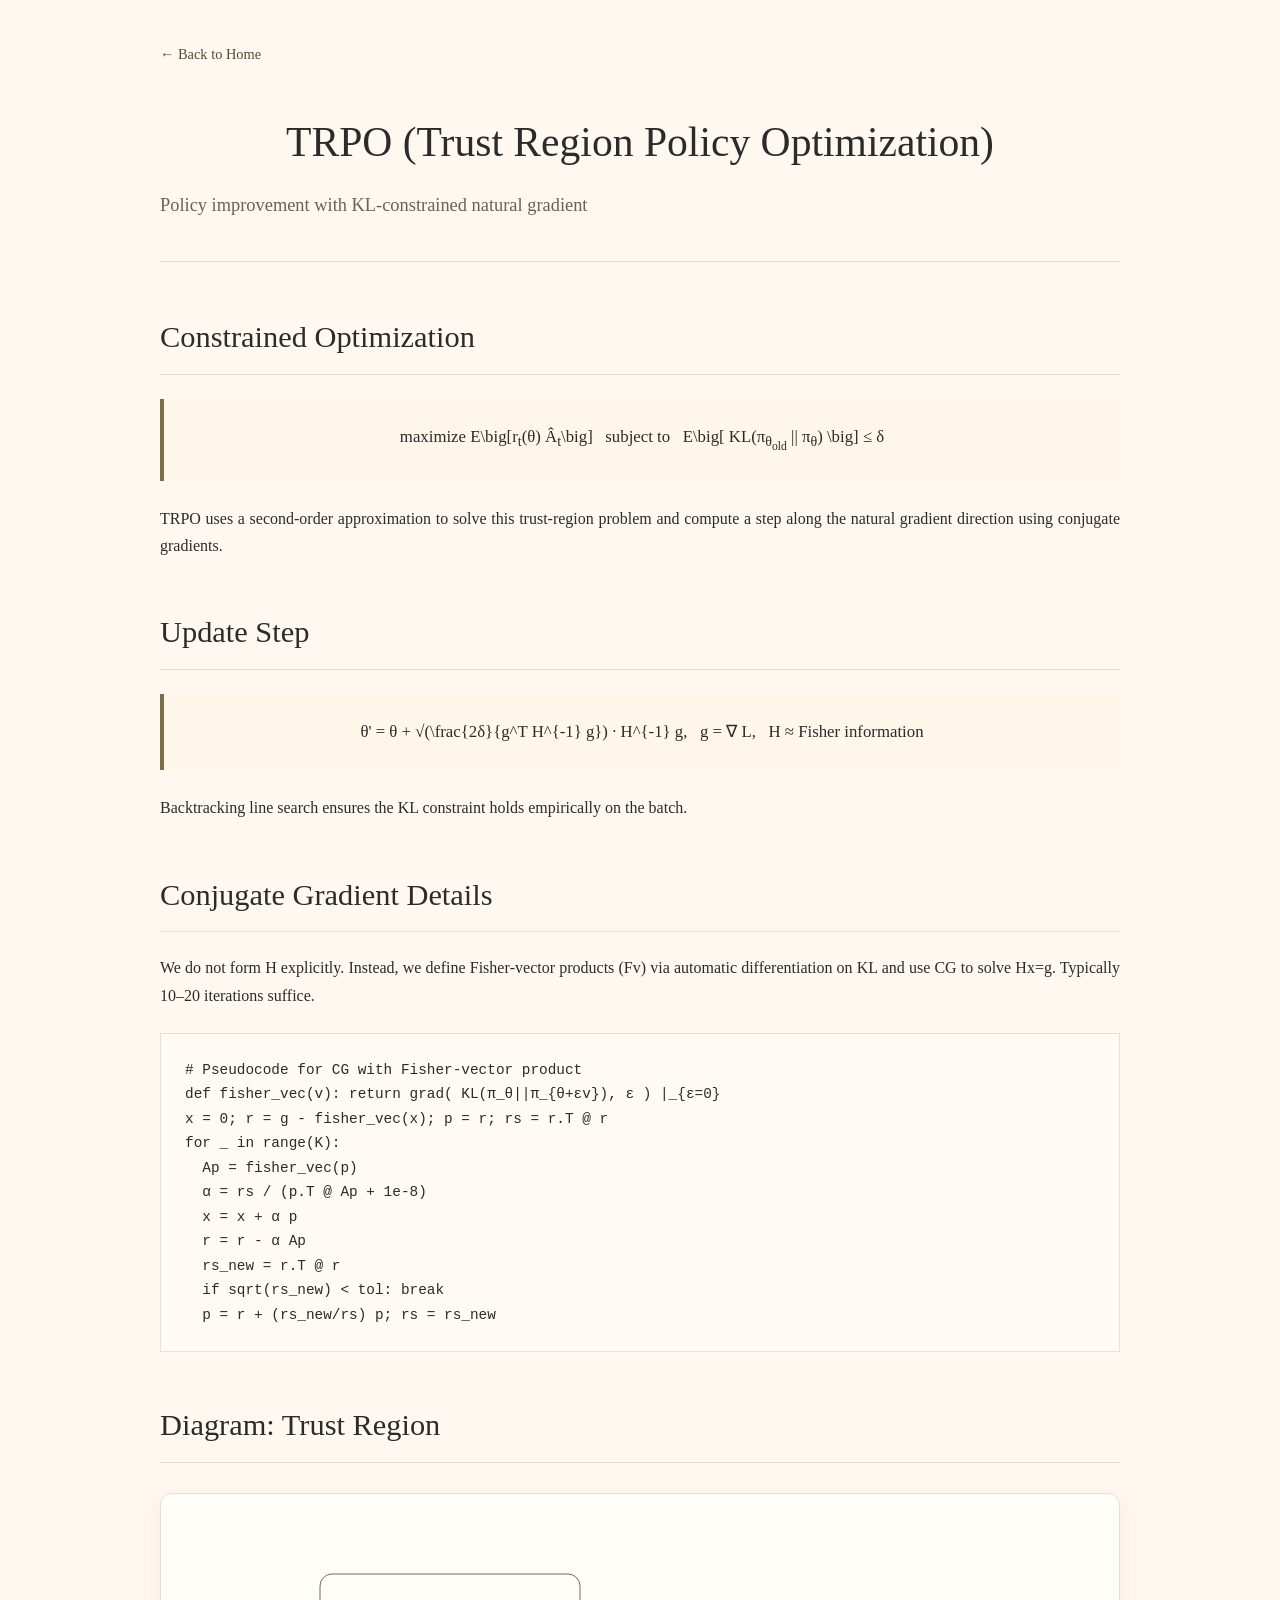
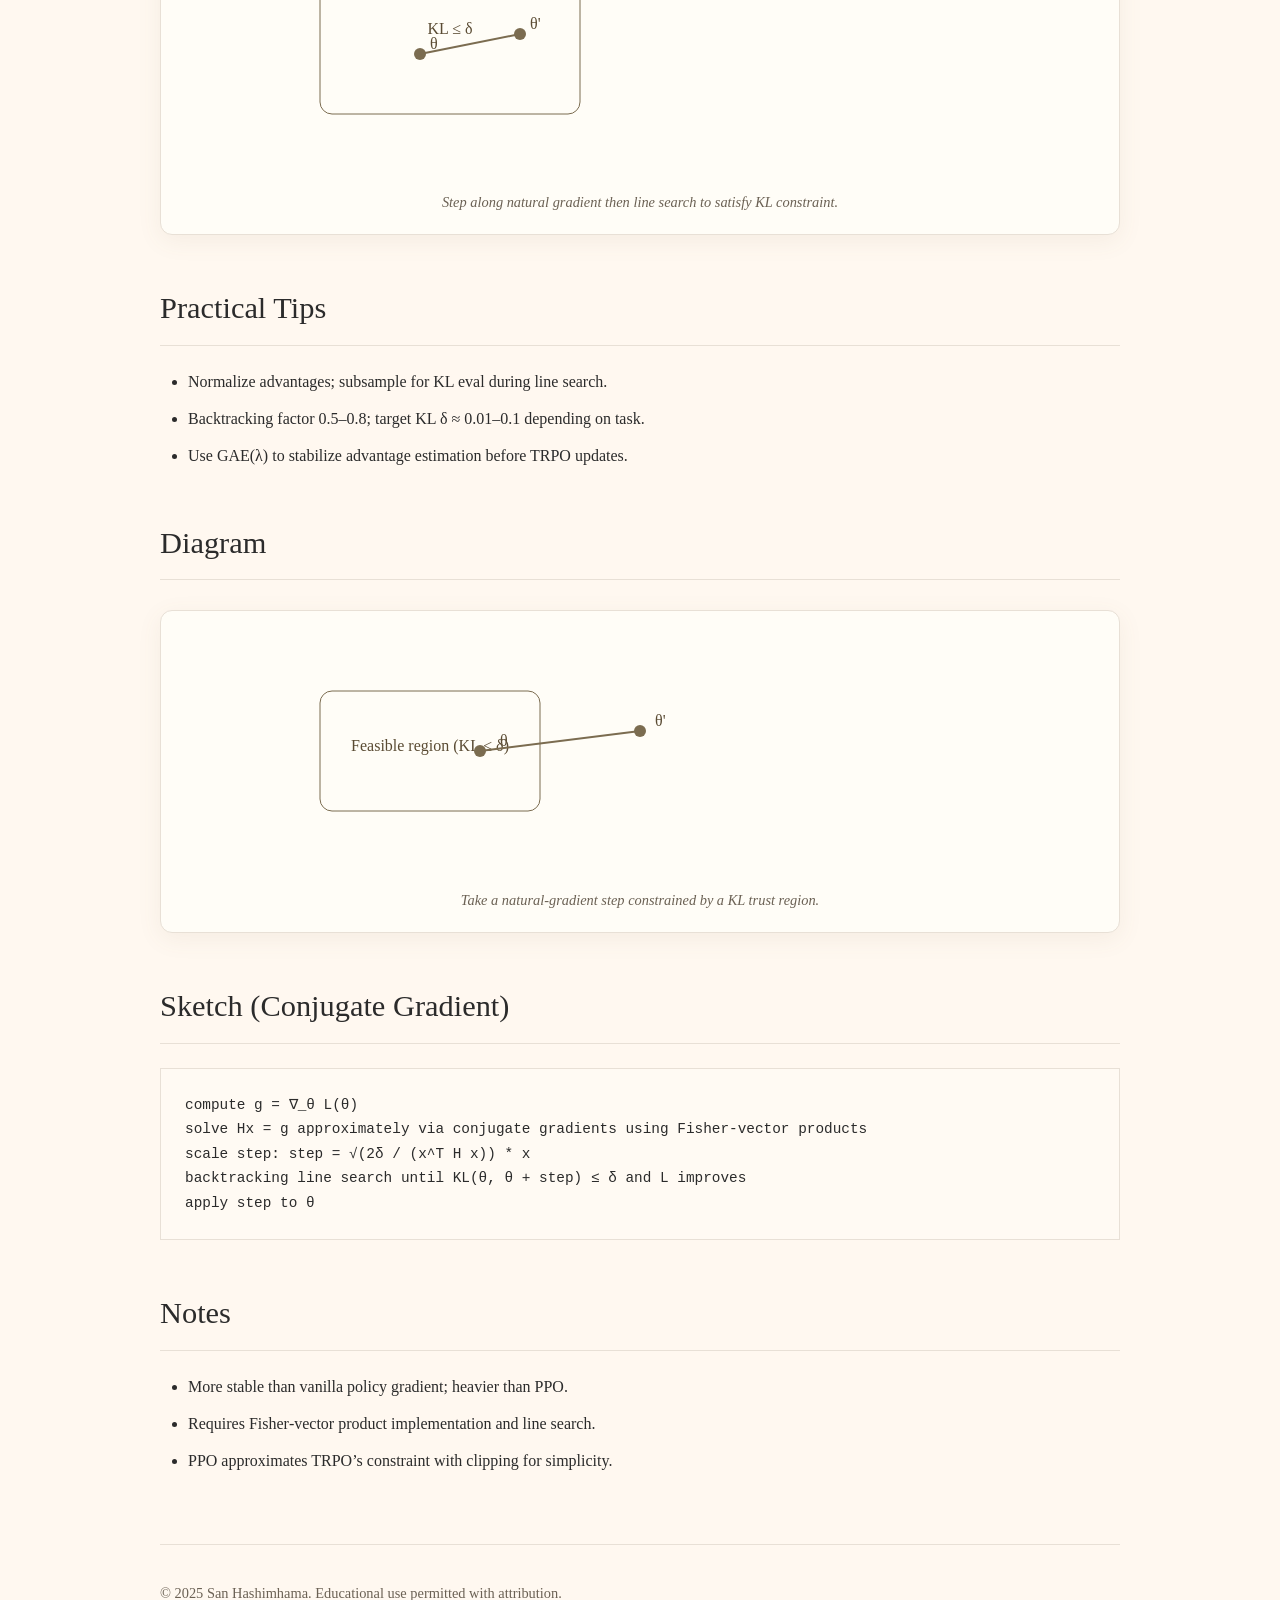
<file: trpo.html>
<!DOCTYPE html>
<html lang="en">
<head>
  <meta charset="UTF-8">
  <meta name="viewport" content="width=device-width, initial-scale=1">
  <title>TRPO (Trust Region Policy Optimization) - San’s AI Notes</title>
  <style>
    * { margin: 0; padding: 0; box-sizing: border-box; }
    body { font-family: Georgia, serif; line-height: 1.7; color: #333; background: white; max-width: 1000px; margin: 0 auto; padding: 40px 20px; }
    .back-nav { margin-bottom: 40px; }
    .back-nav a { color: #666; text-decoration: none; font-size: 0.9rem; }
    .back-nav a:hover { color: #333; }
    header { margin-bottom: 50px; text-align: center; padding-bottom: 30px; border-bottom: 1px solid #eee; }
    h1 { font-size: 2.6rem; font-weight: normal; margin-bottom: 12px; }
    .subtitle { color: #666; font-size: 1.15rem; margin-bottom: 10px; }
    h2 { font-size: 1.9rem; font-weight: normal; margin: 48px 0 22px; padding-bottom: 10px; border-bottom: 1px solid #eee; }
    p { margin-bottom: 18px; text-align: justify; }
    ul, ol { margin: 16px 0 18px 28px; }
    li { margin-bottom: 10px; }
    .math-formula { background: #f8f8f8; padding: 24px; margin: 24px 0; border-left: 3px solid #333; text-align: center; font-size: 1.05rem; }
    .diagram-container { margin: 30px 0; text-align: center; }
    .diagram-caption { font-size: 0.9rem; color: #666; margin-top: 8px; font-style: italic; }
    .code-block { background: #f8f8f8; padding: 24px; margin: 24px 0; font-family: 'Courier New', monospace; font-size: 0.9rem; overflow-x: auto; border: 1px solid #ddd; }
    footer { margin-top: 70px; padding-top: 36px; border-top: 1px solid #eee; text-align: center; color: #666; font-size: 0.9rem; }
  </style>
  <link rel="stylesheet" href="assets/css/theme.css">
</head>
<body>
  <nav class="back-nav">
    <a href="index.html">← Back to Home</a>
  </nav>

  <header>
    <h1>TRPO (Trust Region Policy Optimization)</h1>
    <p class="subtitle">Policy improvement with KL‑constrained natural gradient</p>
  </header>

  <section>
    <h2>Constrained Optimization</h2>
    <div class="math-formula">
      maximize E\big[r<sub>t</sub>(θ) Â<sub>t</sub>\big] &nbsp; subject to &nbsp; E\big[ KL(π<sub>θ<sub>old</sub></sub> || π<sub>θ</sub>) \big] ≤ δ
    </div>
    <p>TRPO uses a second‑order approximation to solve this trust‑region problem and compute a step along the natural gradient direction using conjugate gradients.</p>
  </section>

  <section>
    <h2>Update Step</h2>
    <div class="math-formula">
      θ' = θ + √(\frac{2δ}{g^T H^{-1} g}) · H^{-1} g, &nbsp; g = ∇ L, &nbsp; H ≈ Fisher information
    </div>
    <p>Backtracking line search ensures the KL constraint holds empirically on the batch.</p>
  </section>

  <section>
    <h2>Conjugate Gradient Details</h2>
    <p>We do not form H explicitly. Instead, we define Fisher‑vector products (Fv) via automatic differentiation on KL and use CG to solve Hx=g. Typically 10–20 iterations suffice.</p>
    <div class="code-block">
<pre><code># Pseudocode for CG with Fisher-vector product
def fisher_vec(v): return grad( KL(π_θ||π_{θ+εv}), ε ) |_{ε=0}
x = 0; r = g - fisher_vec(x); p = r; rs = r.T @ r
for _ in range(K):
  Ap = fisher_vec(p)
  α = rs / (p.T @ Ap + 1e-8)
  x = x + α p
  r = r - α Ap
  rs_new = r.T @ r
  if sqrt(rs_new) < tol: break
  p = r + (rs_new/rs) p; rs = rs_new
</code></pre>
    </div>
  </section>

  <section>
    <h2>Diagram: Trust Region</h2>
    <div class="diagram-container">
      <svg width="760" height="260" viewBox="0 0 760 260">
        <rect x="60" y="60" width="260" height="140" rx="12" fill="#FFFDF7" stroke="#7B6C50"/>
        <text x="190" y="120" text-anchor="middle" fill="#5A4B33">KL ≤ δ</text>
        <circle cx="160" cy="140" r="6" fill="#7B6C50"/>
        <text x="170" y="135" fill="#5A4B33">θ</text>
        <line x1="160" y1="140" x2="260" y2="120" stroke="#7B6C50" stroke-width="2"/>
        <circle cx="260" cy="120" r="6" fill="#7B6C50"/>
        <text x="270" y="115" fill="#5A4B33">θ'</text>
      </svg>
      <div class="diagram-caption">Step along natural gradient then line search to satisfy KL constraint.</div>
    </div>
  </section>

  <section>
    <h2>Practical Tips</h2>
    <ul>
      <li>Normalize advantages; subsample for KL eval during line search.</li>
      <li>Backtracking factor 0.5–0.8; target KL δ ≈ 0.01–0.1 depending on task.</li>
      <li>Use GAE(λ) to stabilize advantage estimation before TRPO updates.</li>
    </ul>
  </section>

  <section>
    <h2>Diagram</h2>
    <div class="diagram-container">
      <svg width="760" height="240" viewBox="0 0 760 240">
        <rect x="60" y="60" width="220" height="120" rx="12" fill="#FFFDF7" stroke="#7B6C50"/>
        <text x="170" y="120" text-anchor="middle" fill="#5A4B33">Feasible region (KL ≤ δ)</text>
        <circle cx="220" cy="120" r="6" fill="#7B6C50"/>
        <text x="240" y="115" fill="#5A4B33">θ</text>
        <line x1="220" y1="120" x2="380" y2="100" stroke="#7B6C50" stroke-width="2"/>
        <circle cx="380" cy="100" r="6" fill="#7B6C50"/>
        <text x="395" y="95" fill="#5A4B33">θ'</text>
      </svg>
      <div class="diagram-caption">Take a natural‑gradient step constrained by a KL trust region.</div>
    </div>
  </section>

  <section>
    <h2>Sketch (Conjugate Gradient)</h2>
    <div class="code-block">
<pre><code>compute g = ∇_θ L(θ)
solve Hx = g approximately via conjugate gradients using Fisher‑vector products
scale step: step = √(2δ / (x^T H x)) * x
backtracking line search until KL(θ, θ + step) ≤ δ and L improves
apply step to θ
</code></pre>
    </div>
  </section>

  <section>
    <h2>Notes</h2>
    <ul>
      <li>More stable than vanilla policy gradient; heavier than PPO.</li>
      <li>Requires Fisher‑vector product implementation and line search.</li>
      <li>PPO approximates TRPO’s constraint with clipping for simplicity.</li>
    </ul>
  </section>

  <footer>
    <p>© 2025 San Hashimhama. Educational use permitted with attribution.</p>
  </footer>
</body>
</html>
</file>
<file: assets/css/theme.css>
/* Creamy site-wide theme */
:root {
  --bg: #FFF8F0;
  --panel: #FFFDF7;
  --text: #2B2B2B;
  --muted: #6B6154;
  --accent: #7B6C50;
  --line: #E8E0D6;
  --shadow: 0 6px 24px rgba(123,108,80,0.08);
}

html, body {
  background: var(--bg) !important;
  color: var(--text) !important;
}

/* Typography */
body { font-feature-settings: "liga" 1, "kern" 1; }
h1, h2, h3, h4 { color: var(--text); }
.subtitle, .author { color: var(--muted) !important; }

/* Layout polish */
header { border-color: var(--line) !important; }
footer { border-color: var(--line) !important; color: var(--muted) !important; }

/* Cards on index */
.algorithm-card {
  background: var(--panel) !important;
  border: 1px solid var(--line) !important;
  border-radius: 12px;
  box-shadow: var(--shadow);
}
.algorithm-card h3 { color: var(--text) !important; }
.algorithm-card:hover { transform: translateY(-2px); }
.complexity { color: var(--muted) !important; }

/* Back links and nav */
a { color: #5A4B33; }
a:hover { color: #3f3526; }
.back-nav a, .back-link { color: #5A4B33 !important; }

/* Math and code blocks */
.math-formula {
  background: #FFF6EA !important;
  border-left: 4px solid var(--accent) !important;
}
.code-block {
  background: #FFFAF3 !important;
  border: 1px solid var(--line) !important;
}
.note, .note-box, .author-note {
  background: #FFF6EA !important;
  border-left: 4px solid var(--accent) !important;
  border-right: none !important;
  border-top: none !important;
  border-bottom: none !important;
}

/* Tables */
table { background: var(--panel) !important; }
th { background: #FFF3E0 !important; }
th, td { border-bottom: 1px solid var(--line) !important; }

/* Diagrams */
.diagram-container, .diagram {
  background: var(--panel) !important;
  border: 1px solid var(--line) !important;
  border-radius: 12px;
  box-shadow: var(--shadow);
  padding: 20px;
}
.diagram-container[data-tilt] svg { transition: transform 0.12s ease-out; }
svg[data-panzoom] { cursor: grab; }
svg[data-panzoom].panning { cursor: grabbing; }
[data-draggable] { cursor: move; }
.diagram-caption {
  color: var(--muted) !important;
}

/* Containers (for pages that use .container) */
.container { background: transparent; }

/* Buttons/links */
.implementation-link, .back-link {
  background: var(--accent) !important;
  color: white !important;
  border-radius: 8px;
  border: none !important;
}
.implementation-link:hover, .back-link:hover {
  background: #63563e !important;
}

/* Headers with uppercase lines (some pages) */
h2 { border-bottom: 1px solid var(--line) !important; }

/* Interactive controls */
.controls { background: var(--panel); border: 1px solid var(--line); padding: 14px; border-radius: 10px; box-shadow: var(--shadow); }
.controls .row { display: grid; grid-template-columns: 180px 1fr 120px; gap: 10px; align-items: center; margin: 8px 0; }
.controls input[type="range"] {
  width: 100%;
  -webkit-appearance: none;
  appearance: none;
  height: 10px;
  border-radius: 8px;
  background: linear-gradient(90deg, #c0a57c var(--val, 50%), #f1eadf var(--val, 50%));
  outline: none;
  border: 1px solid var(--line);
}
.controls input[type="range"]::-webkit-slider-runnable-track {
  height: 10px;
  background: transparent;
  border-radius: 8px;
}
.controls input[type="range"]::-webkit-slider-thumb {
  -webkit-appearance: none;
  appearance: none;
  width: 18px;
  height: 18px;
  background: #fffaf2;
  border: 1px solid var(--line);
  border-radius: 50%;
  box-shadow: 0 2px 8px rgba(0,0,0,0.08);
  margin-top: -4px; /* center thumb */
}
.controls input[type="range"]::-moz-range-track {
  height: 10px;
  background: #f1eadf;
  border-radius: 8px;
  border: 1px solid var(--line);
}
.controls input[type="range"]::-moz-range-progress {
  background: #c0a57c;
  height: 10px;
  border-radius: 8px 0 0 8px;
}
.controls input[type="range"]::-moz-range-thumb {
  width: 18px;
  height: 18px;
  background: #fffaf2;
  border: 1px solid var(--line);
  border-radius: 50%;
  box-shadow: 0 2px 8px rgba(0,0,0,0.08);
}
.controls input[type="number"] { width: 100%; padding: 6px; border: 1px solid var(--line); border-radius: 6px; background: #FFFAF3; }
.output-box { background: #FFF6EA; border: 1px solid var(--line); padding: 10px; border-radius: 10px; }
.bar-track { background: #f1eadf; border: 1px solid var(--line); height: 16px; border-radius: 8px; overflow: hidden; }
.bar { height: 100%; background: #c0a57c; }
.bars-vertical { display: grid; grid-template-columns: repeat(4, 1fr); gap: 10px; height: 140px; align-items: end; }
.bars-vertical .barv { width: 100%; background: #e9efe6; border: 1px solid var(--line); border-radius: 6px; position: relative; }
.bars-vertical .barv .fill { position: absolute; bottom: 0; left: 0; right: 0; background: #c0a57c; border-top-left-radius: 6px; border-top-right-radius: 6px; }
.hint { color: var(--muted); font-size: 0.9rem; }

/* Pan/zoom controls */
.pz-controls { position: absolute; top: 8px; right: 8px; background: #fffaf2; border: 1px solid var(--line); border-radius: 10px; box-shadow: var(--shadow); display: flex; gap: 6px; padding: 6px; }
.pz-controls button { background: #f4e8d7; border: 1px solid var(--line); padding: 4px 8px; border-radius: 8px; cursor: pointer; color: var(--text); }
.pz-controls button:hover { background: #efe2cf; }
</file>
